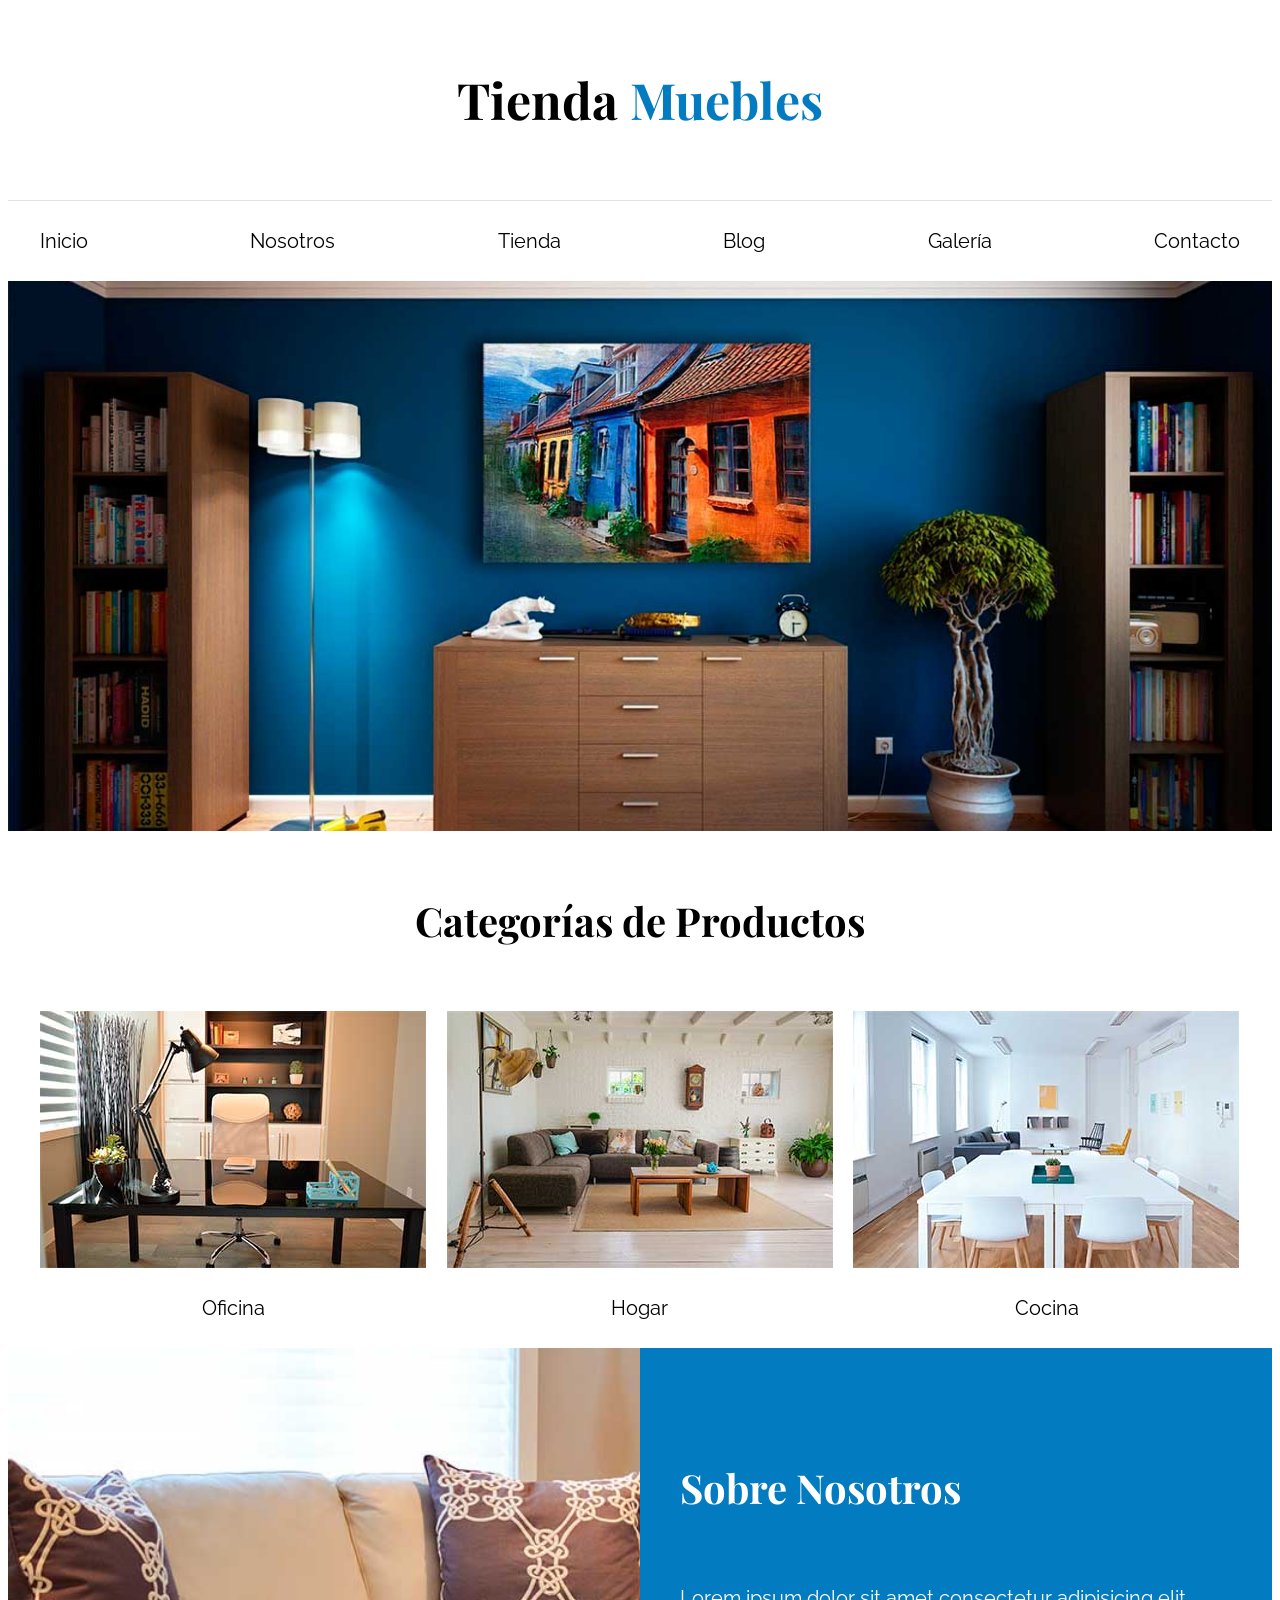
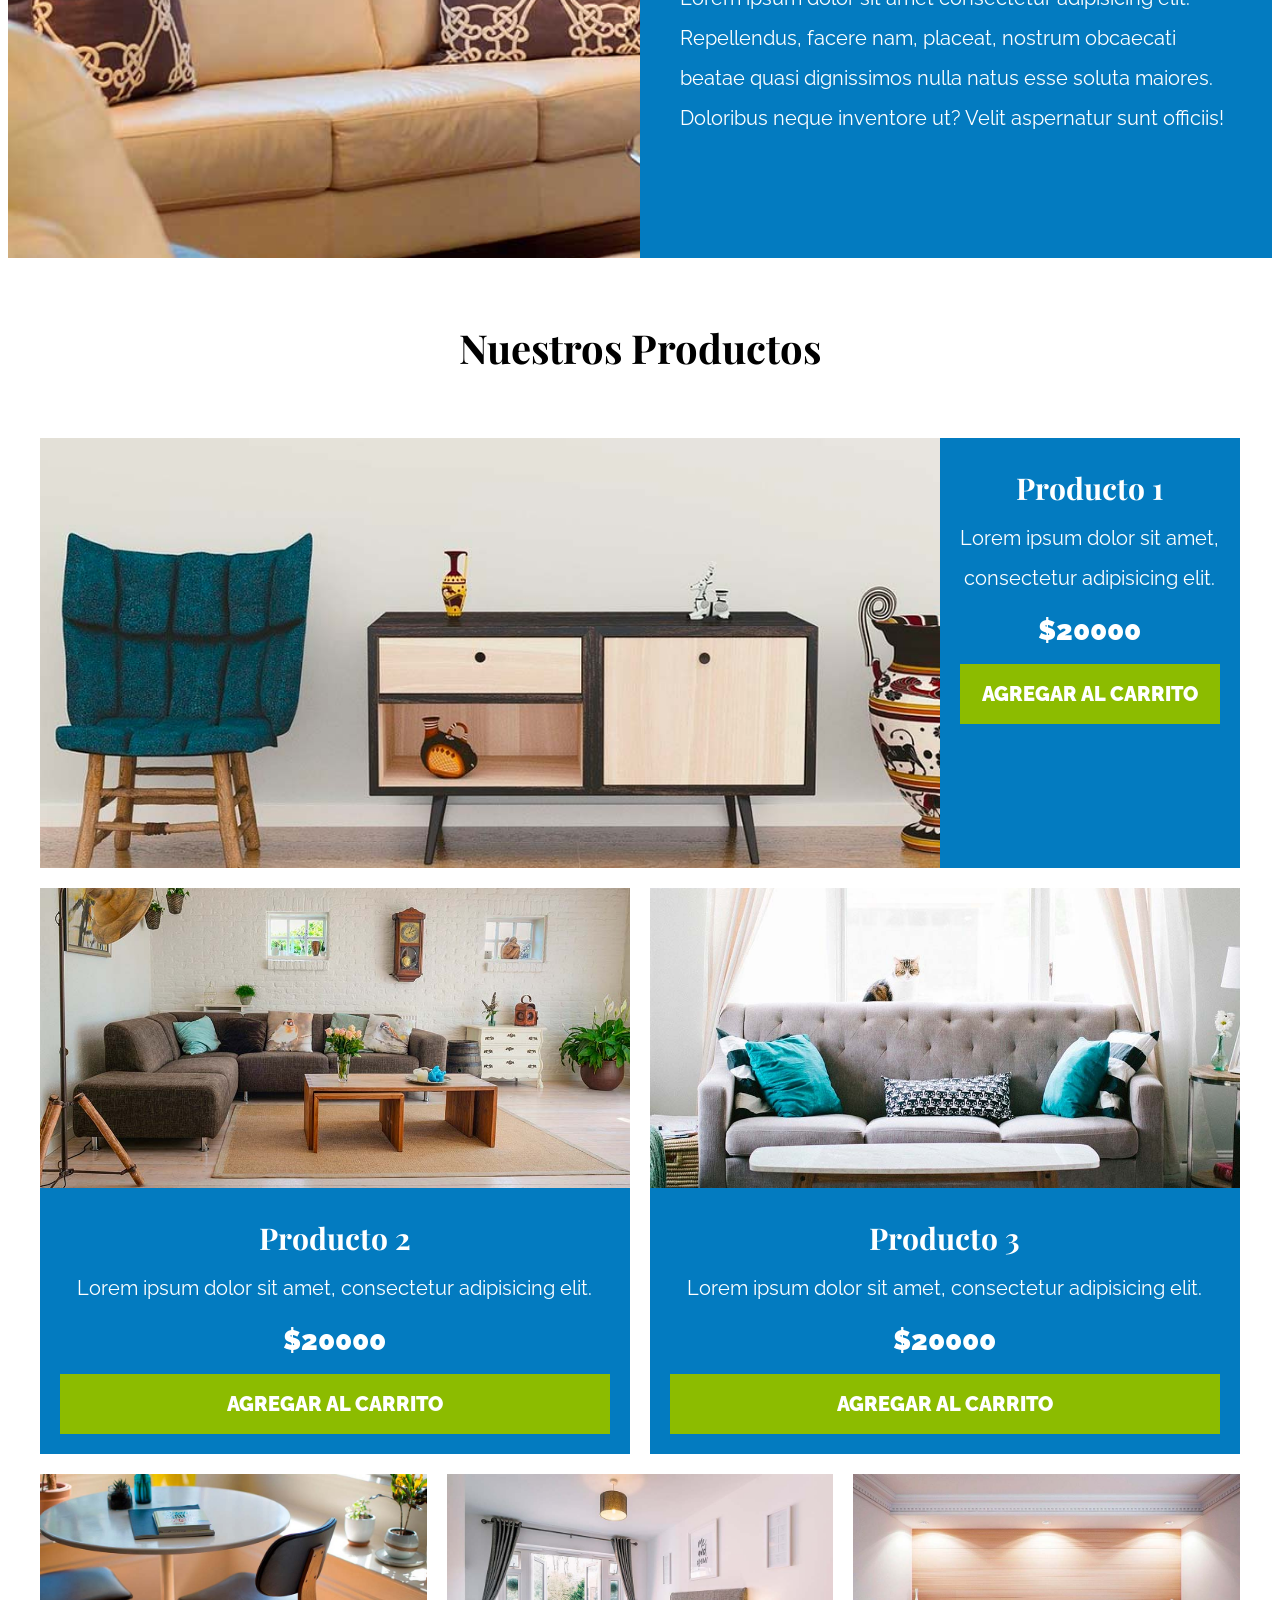
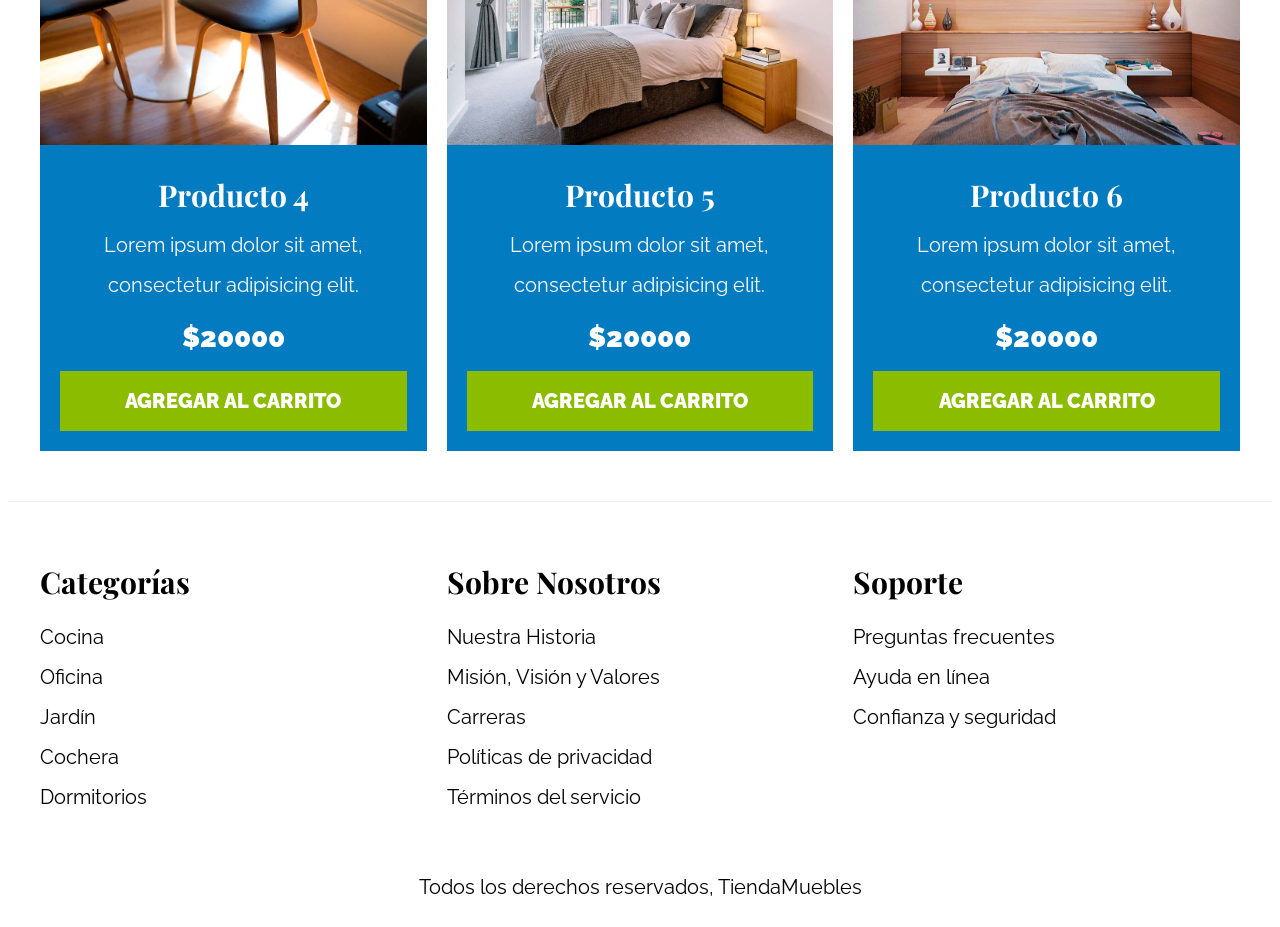
<file: Project_01/index.html>
<!DOCTYPE html>
<html lang="en">

<head>
    <meta charset="UTF-8">
    <meta http-equiv="X-UA-Compatible" content="IE=edge">
    <meta name="viewport" content="width=device-width, initial-scale=1.0">
    <title>E-Commerce - Home</title>
    <link rel="preconnect" href="https://fonts.googleapis.com">
<link rel="preconnect" href="https://fonts.gstatic.com" crossorigin>
<link href="https://fonts.googleapis.com/css2?family=Playfair+Display:wght@700&family=Raleway:wght@400;700;900&display=swap" rel="stylesheet">
    <link rel="stylesheet" href="css/style.css">
</head>

<body>
    <header class="nombre-sitio">
        <h1>Tienda <span>Muebles</span></h1>
    </header>

    <div class="contenedor-navegacion">
        <nav class="nav-principal contenedor">
            <a class="enlace" href="index.html">Inicio</a>
            <a class="enlace" href="nosotros.html">Nosotros</a>
            <a class="enlace" href="tienda.html">Tienda</a>
            <a class="enlace" href="blog.html">Blog</a>
            <a class="enlace" href="galeria.html">Galería</a>
            <a class="enlace" href="contacto.html">Contacto</a>
        </nav>
    </div>

    <div class="hero">


    </div>

    <section class="contenedor categorias">
        <h2 class="text-center"> Categorías de Productos</h2>
        <div class="listado-categorias">
            <div class="categoria">
                <img src="img/categoria1.jpg" alt="Imagen Categoria" />
                <a href="#">Oficina</a>
            </div>

            <div class="categoria">
                <img src="img/categoria2.jpg" alt="Imagen Categoria" />
                <a href="#">Hogar</a>
            </div>

            <div class="categoria">
                <img src="img/categoria3.jpg" alt="Imagen Categoria" />
                <a href="#">Cocina</a>
            </div>
        </div>
    </section>

    <section class="sobre-nosotros">
        <div class="contenedor sobre-nosotros-grid">
            <div class="texto-nosotros">
            <h2>Sobre Nosotros</h2>
            <p>Lorem ipsum dolor sit amet consectetur adipisicing elit. Repellendus, facere nam, placeat, nostrum obcaecati beatae quasi dignissimos nulla natus esse soluta maiores. Doloribus neque inventore ut? Velit aspernatur sunt officiis!</p>
            </div>
        </div>
    </section>



    <main class="contenido-principal contenedor ">
        <h2 class="text-center"> Nuestros Productos</h2>

        <div class="listado-productos">
            <div class="producto">
                <img src="img/producto1.jpg" alt="Imagen Producto">

                <div class="texto-producto">
                    <h3>Producto 1</h3>
                    <p>Lorem ipsum dolor sit amet, consectetur adipisicing elit.</p>
                    <p class="precio">$20000</p>
                    <a class="btn" href="#">Agregar al Carrito</a>
                </div>
                <!-- Info Producto-->
            </div>
            <!-- Producto-->

            <div class="producto">
                <img src="img/producto2.jpg" alt="Imagen Producto">
                
                <div class="texto-producto">
                    <h3>Producto 2</h3>
                    <p>Lorem ipsum dolor sit amet, consectetur adipisicing elit.</p>
                    <p class="precio">$20000</p>
                    <a class="btn" href="#">Agregar al Carrito</a>
                </div>
                <!-- Info Producto-->
            </div>
            <!-- Producto-->

            <div class="producto">
                <img src="img/producto3.jpg" alt="Imagen Producto">
                
                <div class="texto-producto">
                    <h3>Producto 3</h3>
                    <p>Lorem ipsum dolor sit amet, consectetur adipisicing elit.</p>
                    <p class="precio">$20000</p>
                    <a class="btn" href="#">Agregar al Carrito</a>
                </div>
                <!-- Info Producto-->
            </div>
            <!-- Producto-->

            <div class="producto">
                <img src="img/producto4.jpg" alt="Imagen Producto">
                
                <div class="texto-producto">
                    <h3>Producto 4</h3>
                    <p>Lorem ipsum dolor sit amet, consectetur adipisicing elit.</p>
                    <p class="precio">$20000</p>
                    <a class="btn" href="#">Agregar al Carrito</a>
                </div>
                <!-- Info Producto-->
            </div>
            <!-- Producto-->

            <div class="producto">
                <img src="img/producto5.jpg" alt="Imagen Producto">
                
                <div class="texto-producto">
                    <h3>Producto 5</h3>
                    <p>Lorem ipsum dolor sit amet, consectetur adipisicing elit.</p>
                    <p class="precio">$20000</p>
                    <a class="btn" href="#">Agregar al Carrito</a>
                </div>
                <!-- Info Producto-->
            </div>
            <!-- Producto-->

            <div class="producto">
                <img src="img/producto6.jpg" alt="Imagen Producto">
                
                <div class="texto-producto">
                    <h3>Producto 6</h3>
                    <p>Lorem ipsum dolor sit amet, consectetur adipisicing elit.</p>
                    <p class="precio">$20000</p>
                    <a class="btn" href="#">Agregar al Carrito</a>
                </div>
                <!-- Info Producto-->
            </div>
            <!-- Producto-->

        </div>
    </main>

    <footer class="site-footer">
        <div class="grid-footer contenedor">

            <div>
                <h3>Categorías</h3>
                <nav class="footer-menu">
                    <a href="#">Cocina</a>
                    <a href="#">Oficina</a>
                    <a href="#">Jardín</a>
                    <a href="#">Cochera</a>
                    <a href="#">Dormitorios</a>
                </nav>
            </div>

            <div>
                <h3>Sobre Nosotros</h3>
                <nav class="footer-menu">
                    <a href="#">Nuestra Historia</a>
                    <a href="#">Misión, Visión y Valores</a>
                    <a href="#">Carreras</a>
                    <a href="#">Políticas de privacidad</a>
                    <a href="#">Términos del servicio</a>
                </nav>

            </div>

            <div>
                <h3>Soporte</h3>
                <nav class="footer-menu">
                    <a href="#">Preguntas frecuentes</a>
                    <a href="#">Ayuda en línea</a>
                    <a href="#">Confianza y seguridad

                    </a>

                </nav>
            </div>
        </div>

        <p class="copyright">Todos los derechos reservados, TiendaMuebles</p>

    </footer>
</body>

</html>
</file>
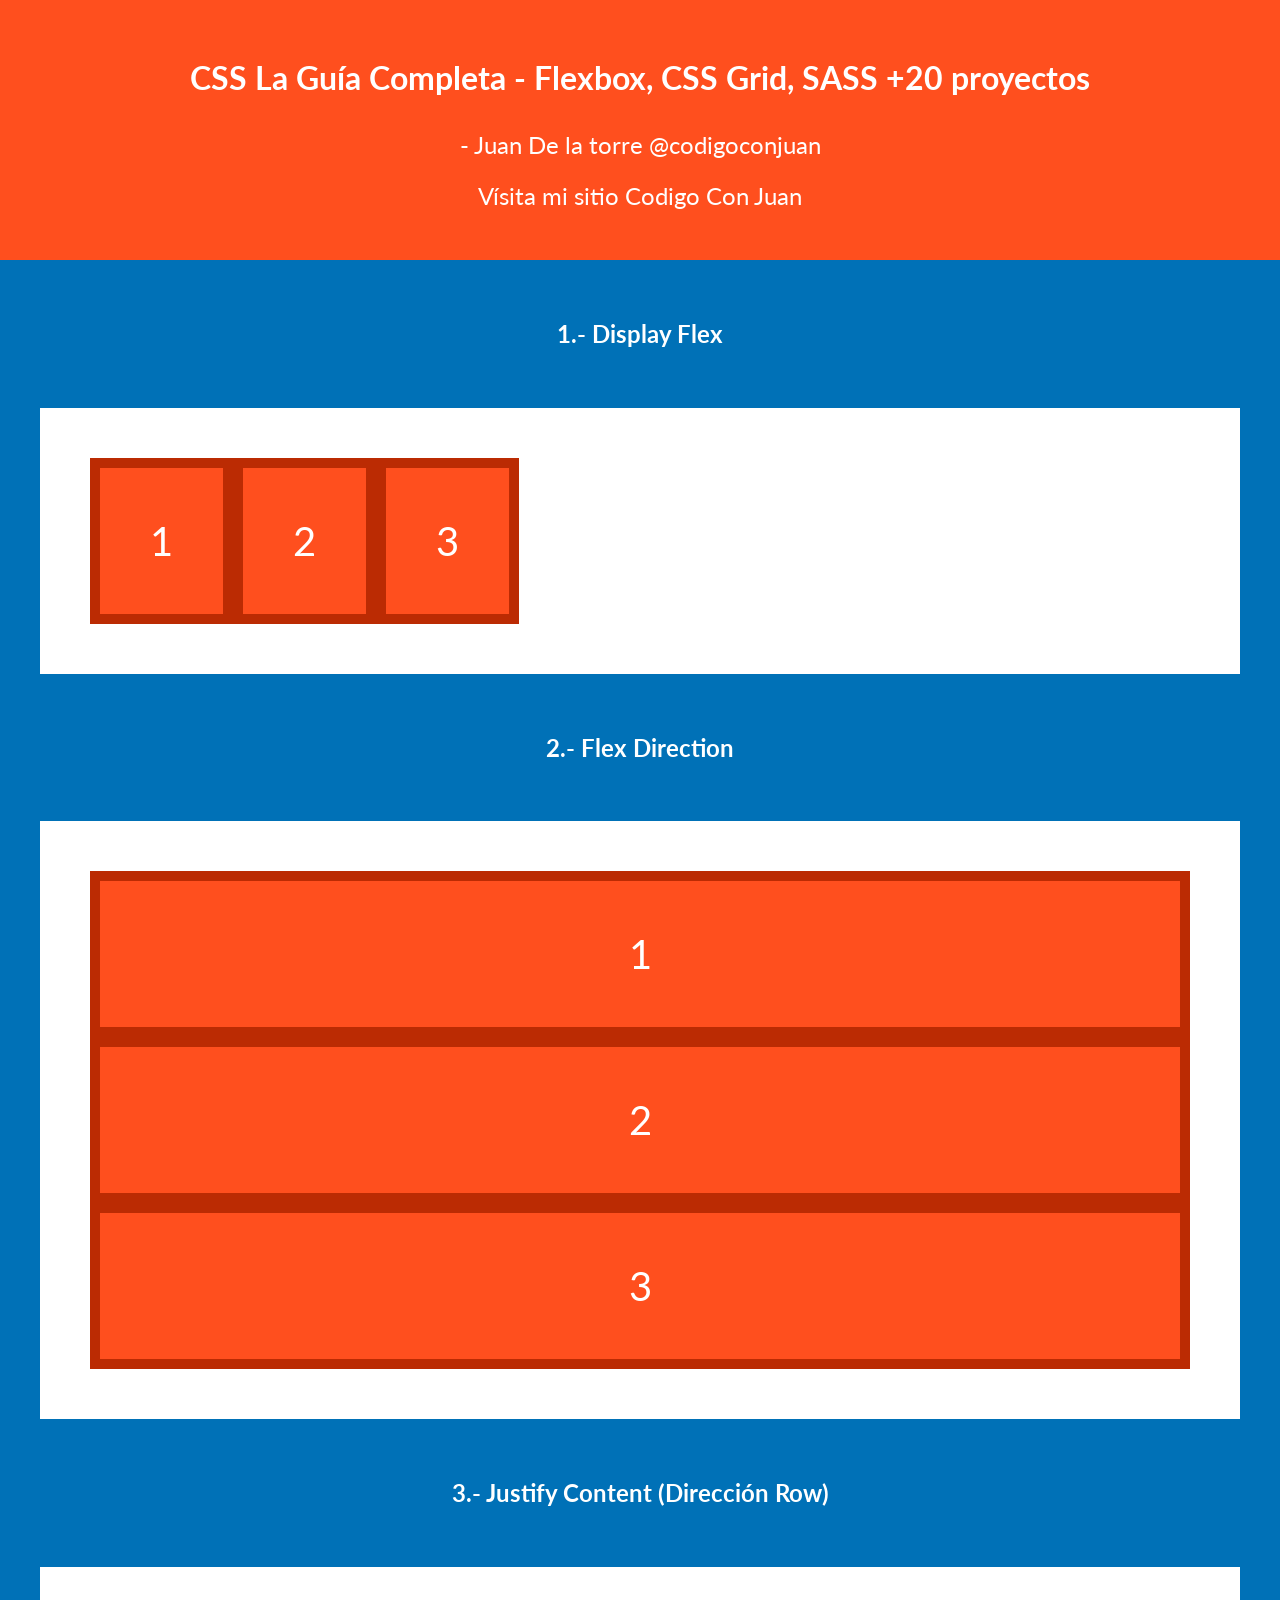
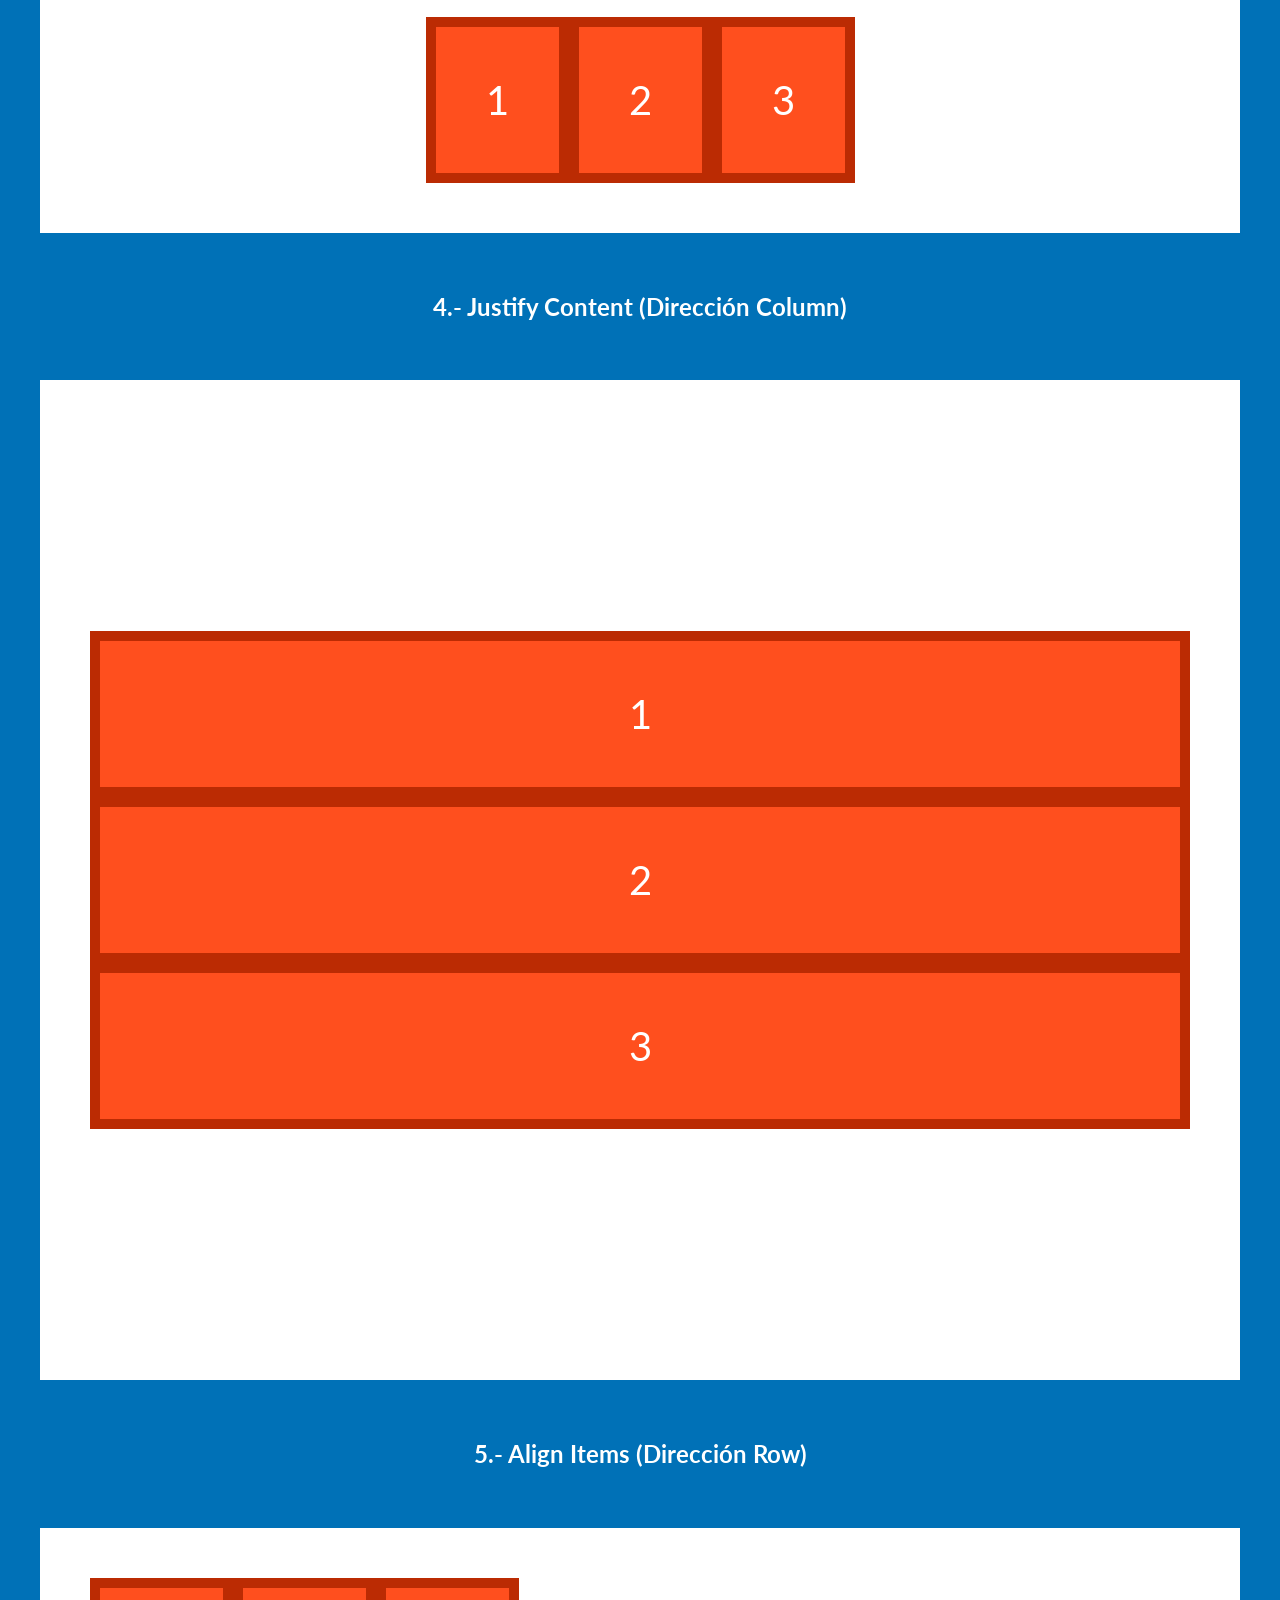
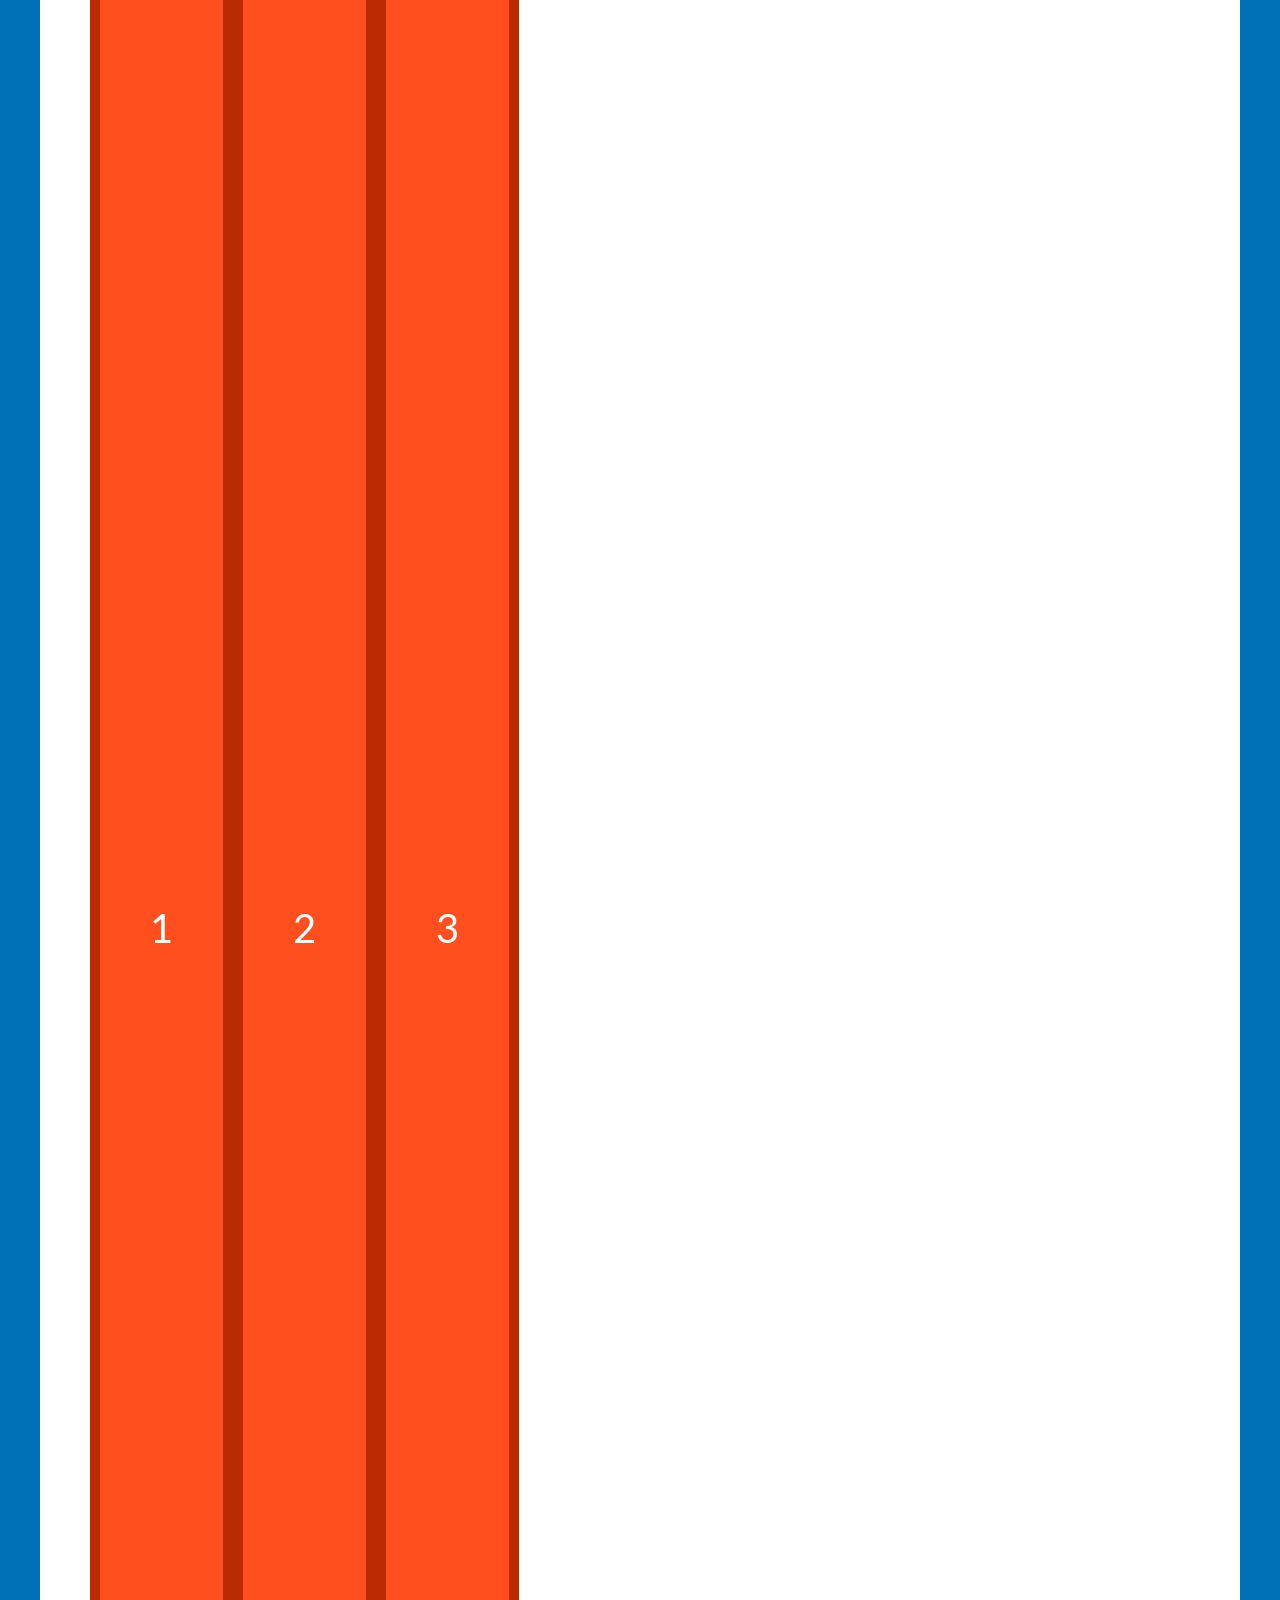
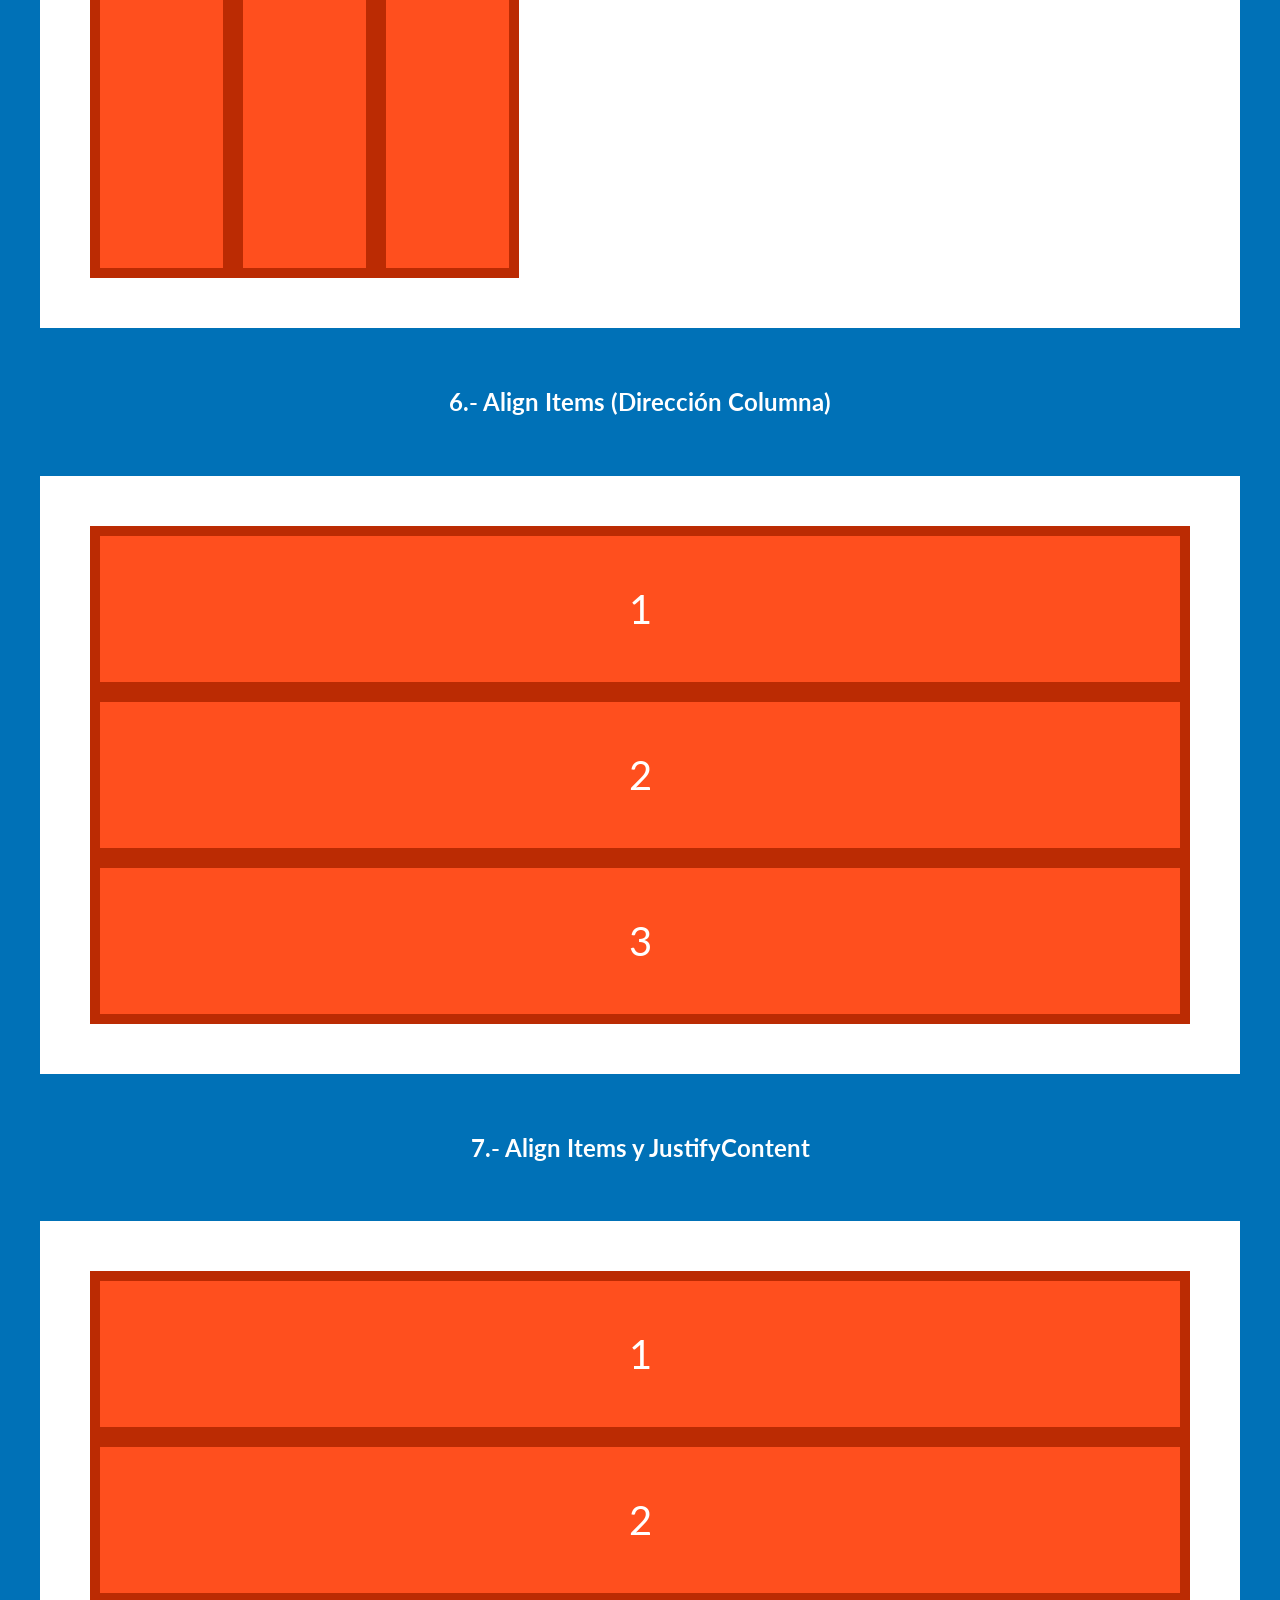
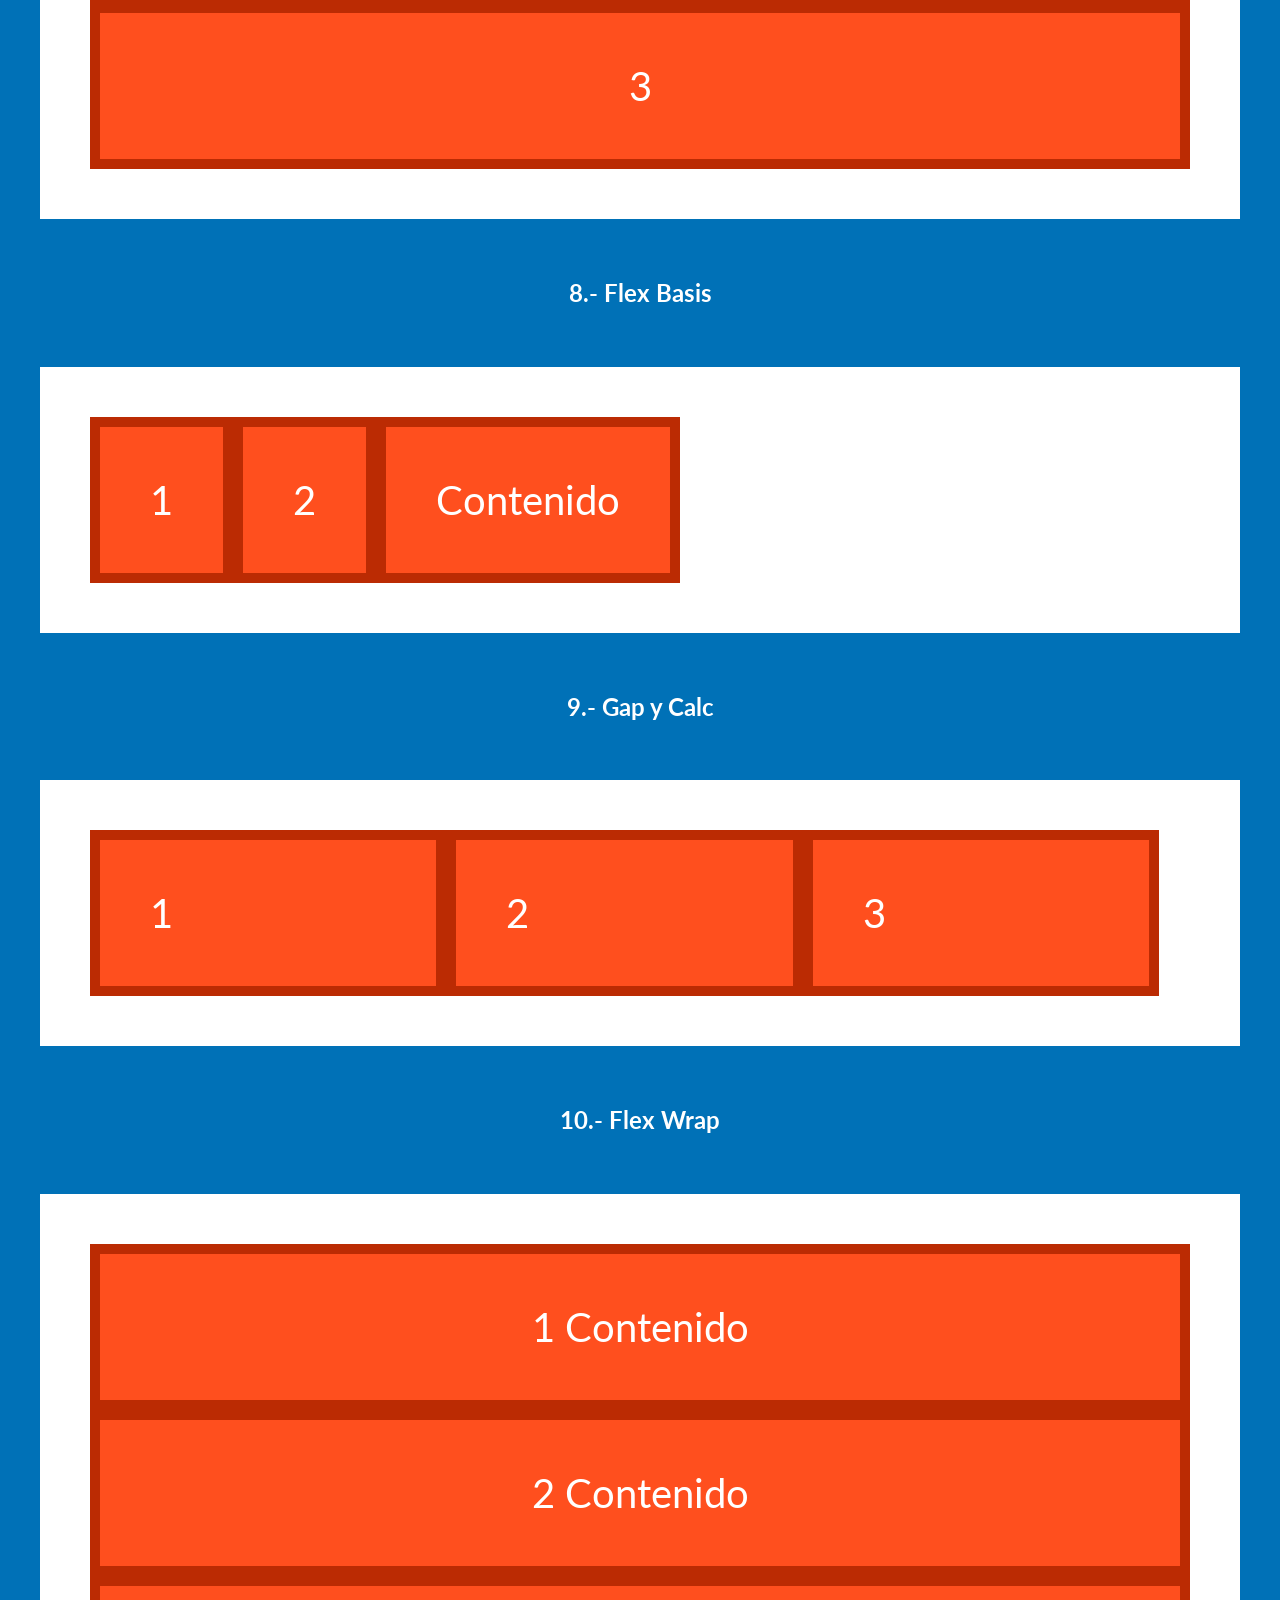
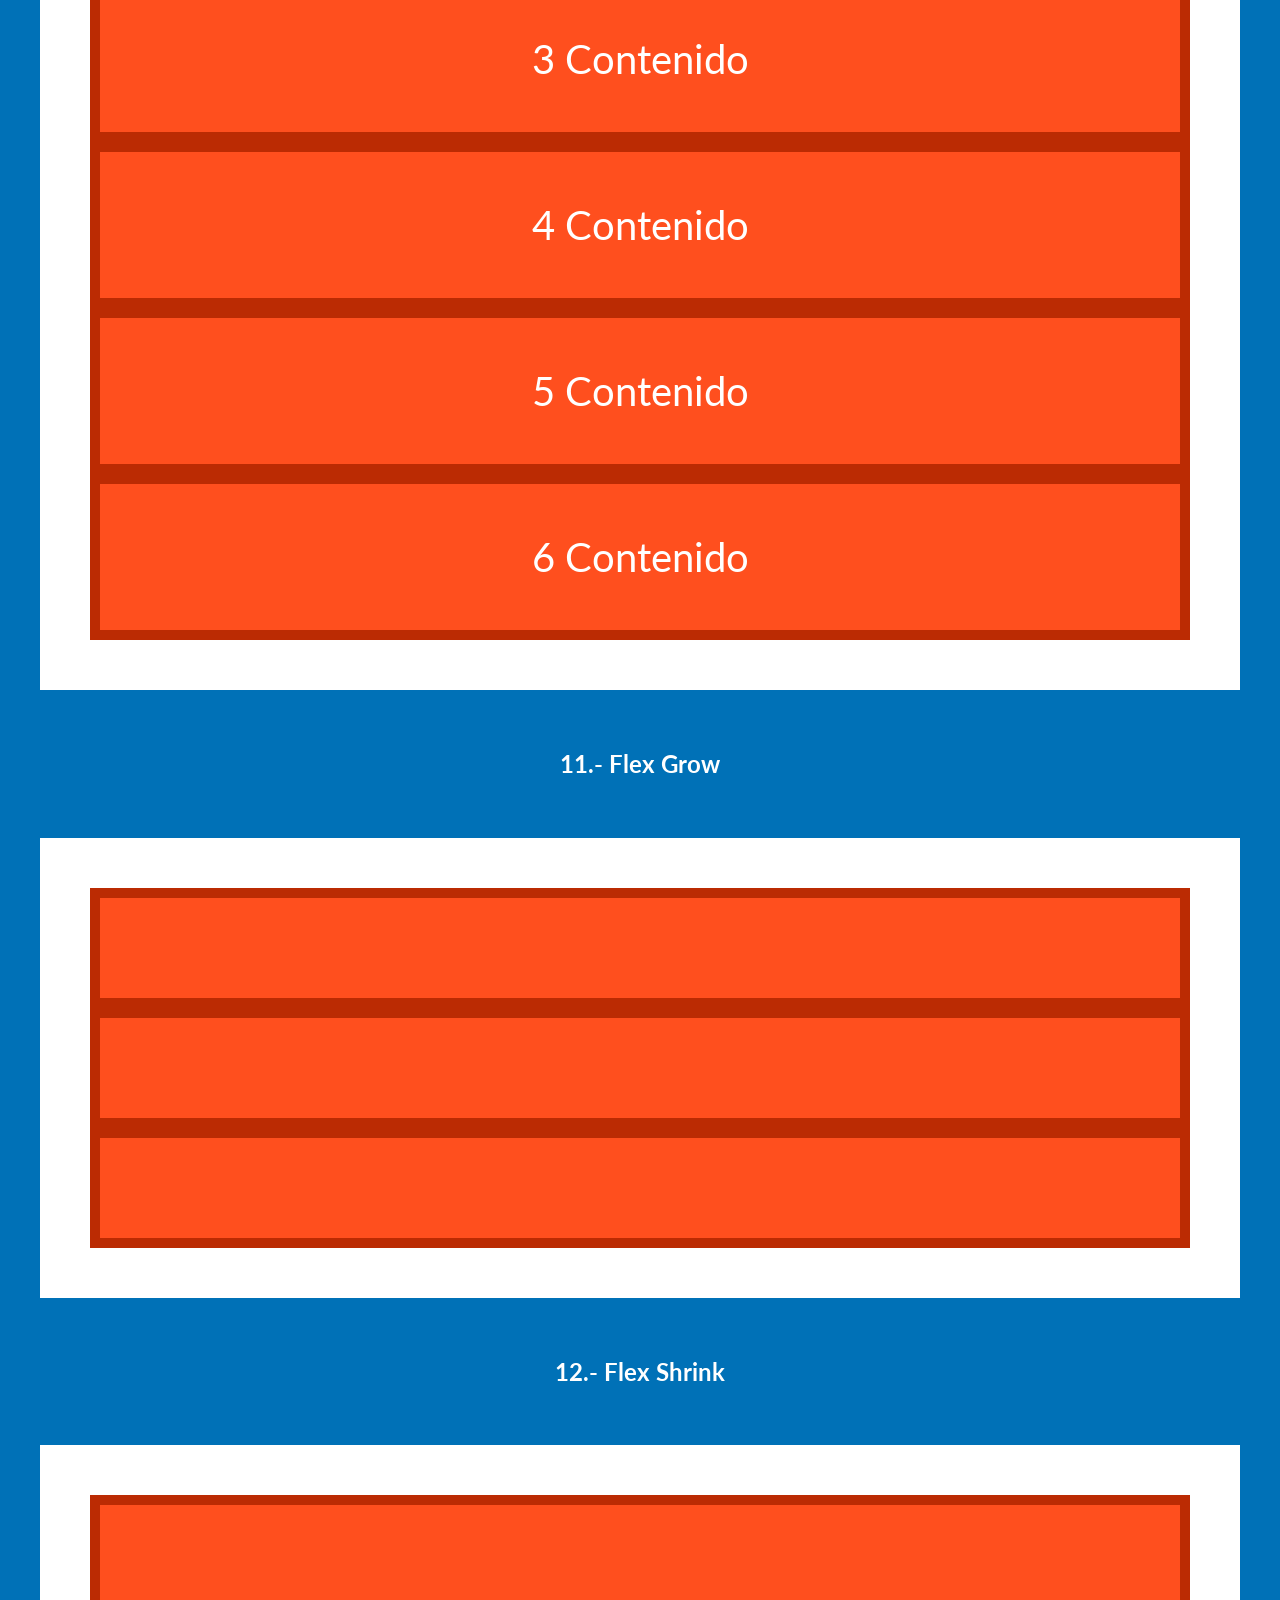
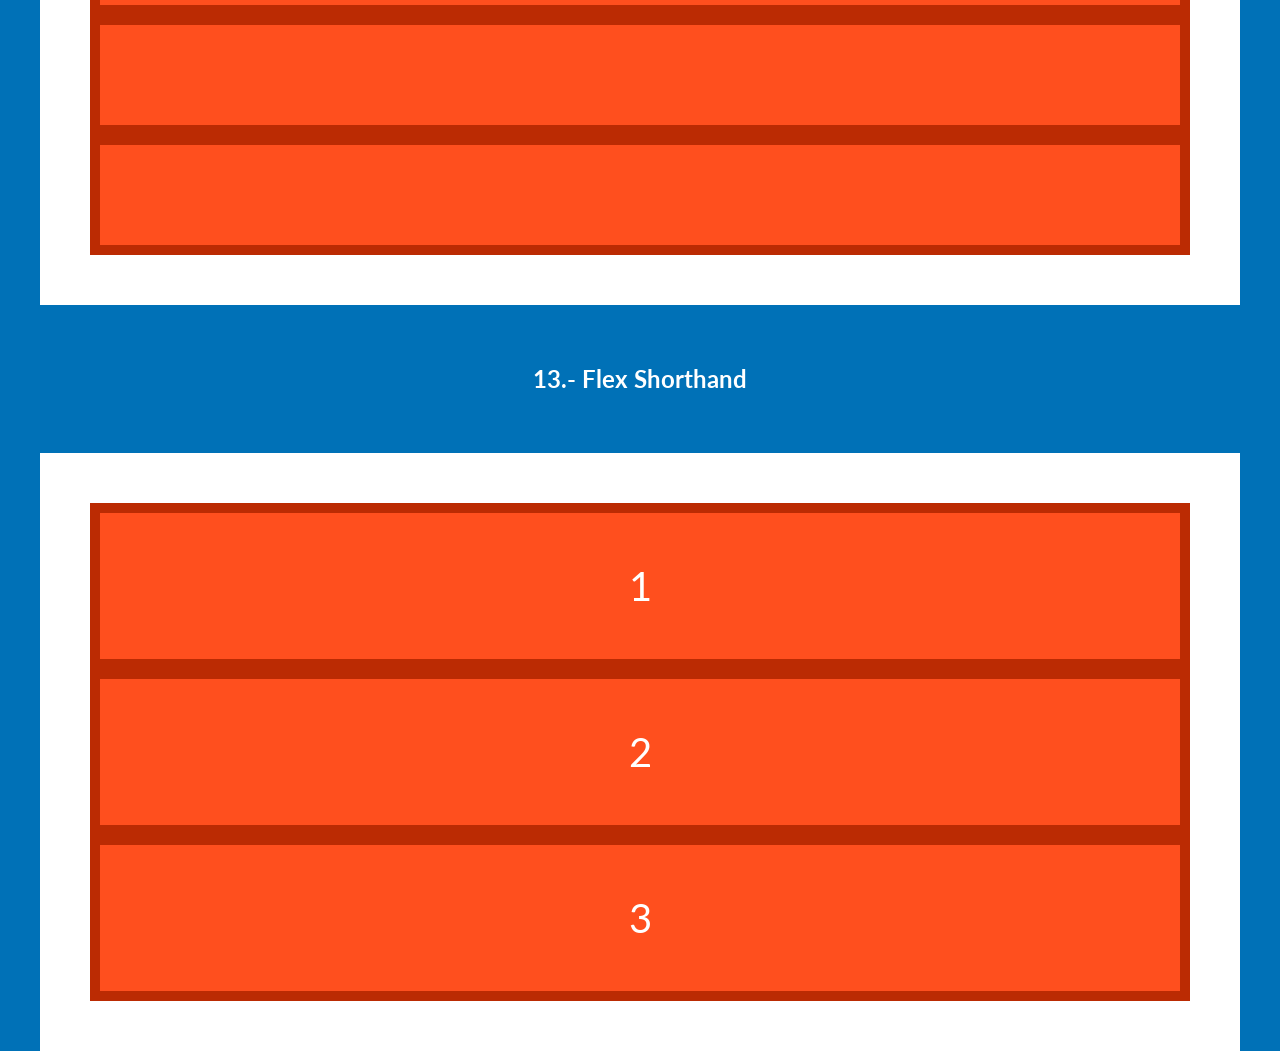
<file: Project_02/index.html>
<!DOCTYPE html>
<html lang="en">
<head>
    <meta charset="UTF-8">
    <meta http-equiv="X-UA-Compatible" content="IE=edge">
    <meta name="viewport" content="width=device-width, initial-scale=1.0">
    <title>Flexbox - Básicos</title>
    <link rel="preconnect" href="https://fonts.googleapis.com">
    <link rel="preconnect" href="https://fonts.gstatic.com" crossorigin>
    <link href="https://fonts.googleapis.com/css2?family=Lato:wght@900&display=swap" rel="stylesheet"> 
    <link rel="stylesheet" href="css/normalize.css">
    <link rel="stylesheet" href="css/style.css">
</head>
<body>

    <div class="caja-curso">
        <h1>CSS La Guía Completa - Flexbox, CSS Grid, SASS +20 proyectos</h1>
        <p>- Juan De la torre @codigoconjuan</p>
        <a target="blank" rel="nofollow noopener noreferrer"  href="https://codigoconjuan.com/">Vísita mi sitio Codigo Con Juan</a>
    </div>

    <div class="contenedor">

        <h2>1.- Display Flex</h2>

        <div class="d-flex">
            <div class="box">
                1
            </div>
            <div class="box">
                2
            </div>
            <div class="box">
                3
            </div>
        </div>
 

        <h2>2.- Flex Direction</h2>

        <div class="d-flex-2">
            <div class="box">
                1
            </div>
            <div class="box">
                2
            </div>
            <div class="box">
                3
            </div>
        </div>

        <h2>3.- Justify Content (Dirección Row)</h2>

        <div class="d-flex-3">
            <div class="box">
                1
            </div>
            <div class="box">
                2
            </div>
            <div class="box">
                3
            </div>
        </div>

        <h2>4.- Justify Content (Dirección Column)</h2>

        <div class="d-flex-4">
            <div class="box">
                1
            </div>
            <div class="box">
                2
            </div>
            <div class="box">
                3
            </div>
        </div>

        <h2>5.- Align Items (Dirección Row)</h2>

        <div class="d-flex-5">
            <div class="box">
                1
            </div>
            <div class="box">
                2
            </div>
            <div class="box">
                3
            </div>
        </div>

        <h2>6.- Align Items (Dirección Columna)</h2>

        <div class="d-flex-6">
            <div class="box">
                1
            </div>
            <div class="box">
                2
            </div>
            <div class="box">
                3
            </div>
        </div>

        <h2>7.- Align Items y JustifyContent</h2>

        <div class="d-flex-7">
            <div class="box">
                1
            </div>
            <div class="box">
                2
            </div>
            <div class="box">
                3
            </div>
        </div>

        <h2>8.- Flex Basis</h2>

        <div class="d-flex-8">
            <div class="box">
                1
            </div>
            <div class="box">
                2
            </div>
            <div class="box">
                Contenido
            </div>
        </div>

        <h2>9.- Gap y Calc</h2>

        <div class="d-flex-9">
            <div class="box">
                1
            </div>
            <div class="box">
                2
            </div>
            <div class="box">
                3
            </div>
        </div>


        <h2>10.- Flex Wrap</h2>

        <div class="d-flex-10">
            <div class="box">
                1 Contenido
            </div>
            <div class="box">
                2 Contenido
            </div>
            <div class="box">
                3 Contenido
            </div>
            <div class="box">
                4 Contenido
            </div>
            <div class="box">
                5 Contenido
            </div>
            <div class="box">
                6 Contenido
            </div>
        </div>


        <h2>11.- Flex Grow</h2>

        <div class="d-flex-11">
            <div class="box"></div>
            <div class="box"></div>
            <div class="box"></div>
        </div>



        <h2>12.- Flex Shrink</h2>

        <div class="d-flex-12">
            <div class="box"></div>
            <div class="box"></div>
            <div class="box"></div>
        </div>
        
        <h2>13.- Flex Shorthand</h2>

        <div class="d-flex-13">
            <div class="box">
                1
            </div>
            <div class="box">
                2
            </div>
            <div class="box">
                3
            </div>
        </div>

    </div>

</body>
</html>
</file>
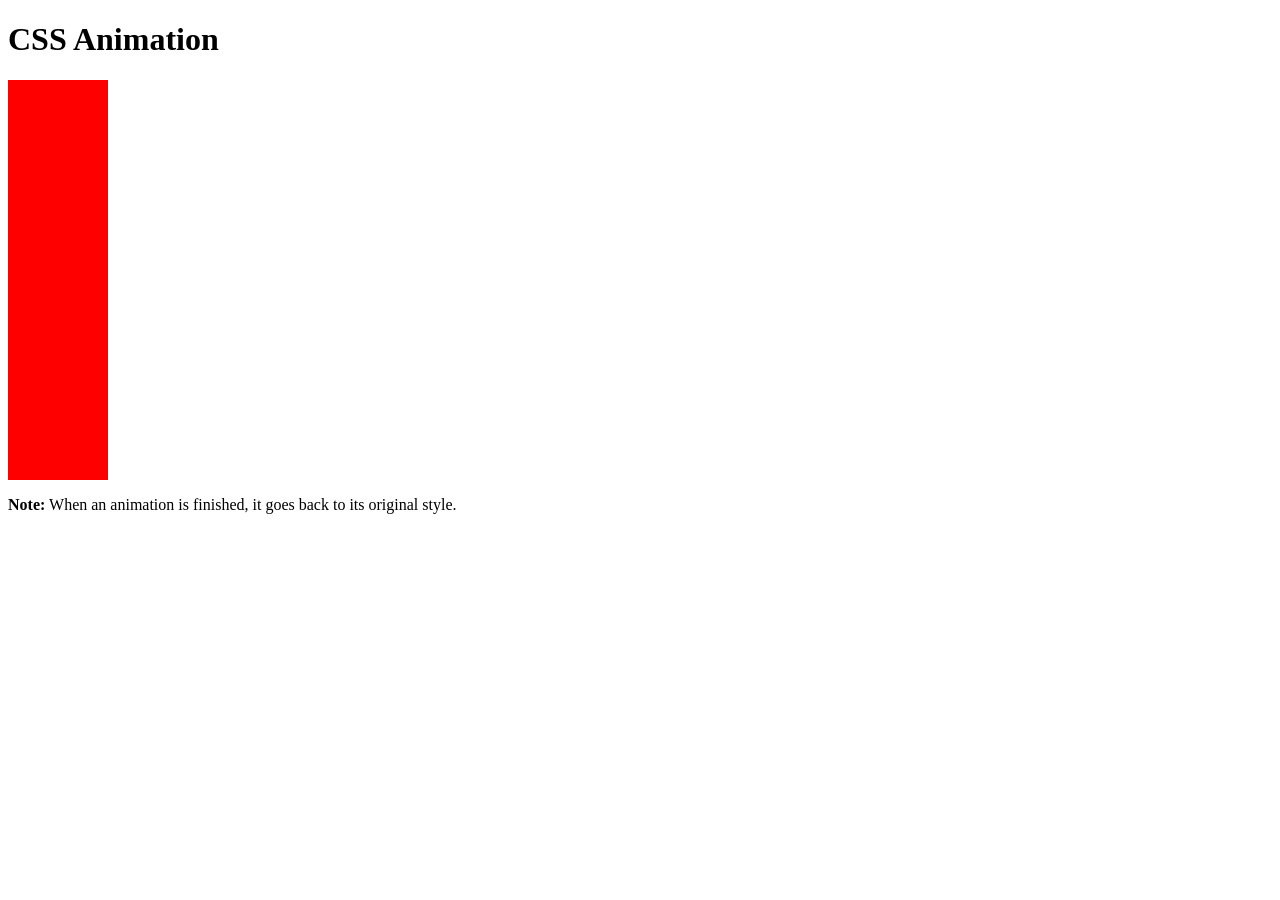
<file: Project_04_animations/index.html>
<!DOCTYPE html>
<html lang="en">
<head>
    <meta charset="UTF-8">
    <meta http-equiv="X-UA-Compatible" content="IE=edge">
    <meta name="viewport" content="width=device-width, initial-scale=1.0">
    <title>Document</title>
    <link rel="stylesheet" href="css/styles.css">
</head>
<body>
    <h1>CSS Animation</h1>
    <div class="main-scheme animation-01"></div>
    <div class="main-scheme animation-02"></div>
    <div class="main-scheme animation-03"></div>
    <div class="main-scheme animation-04"></div>
    
    <p><b>Note:</b> When an animation is finished, it goes back to its original style.</p>
</body>
</html>
</file>
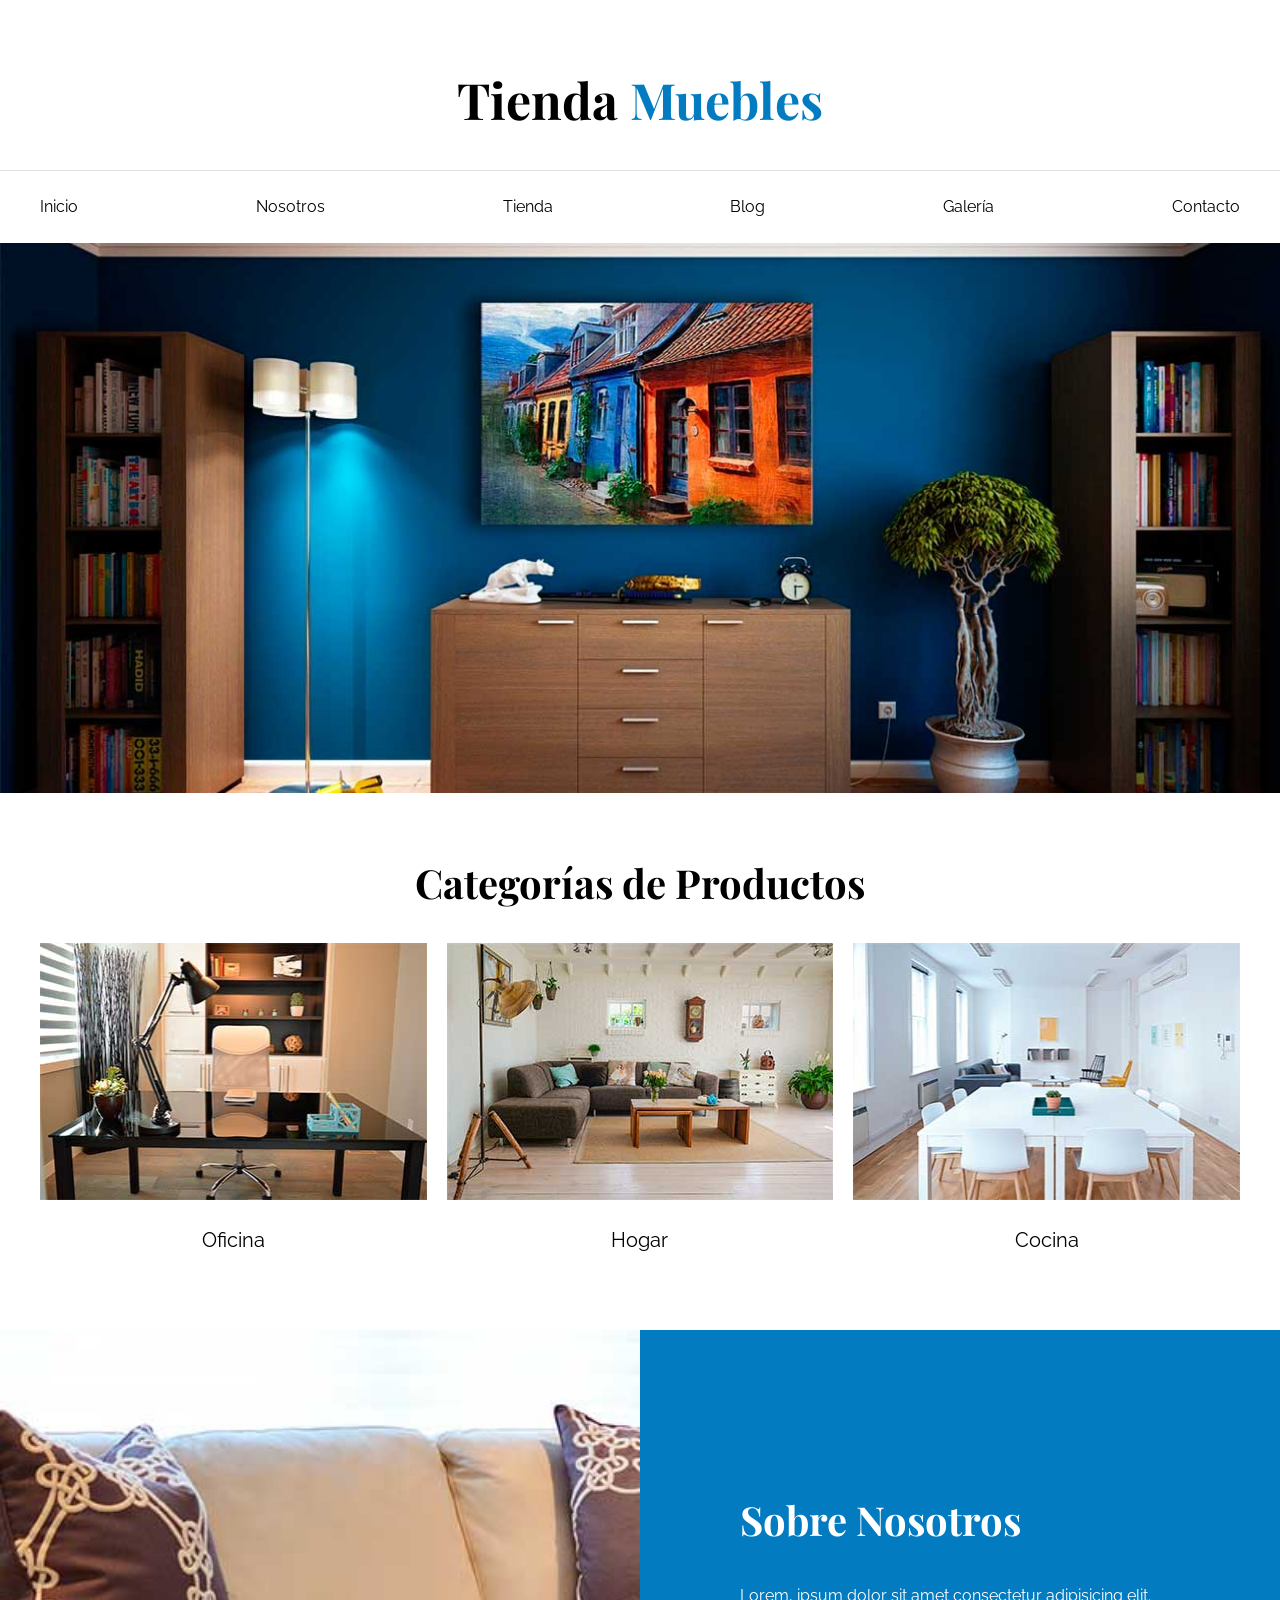
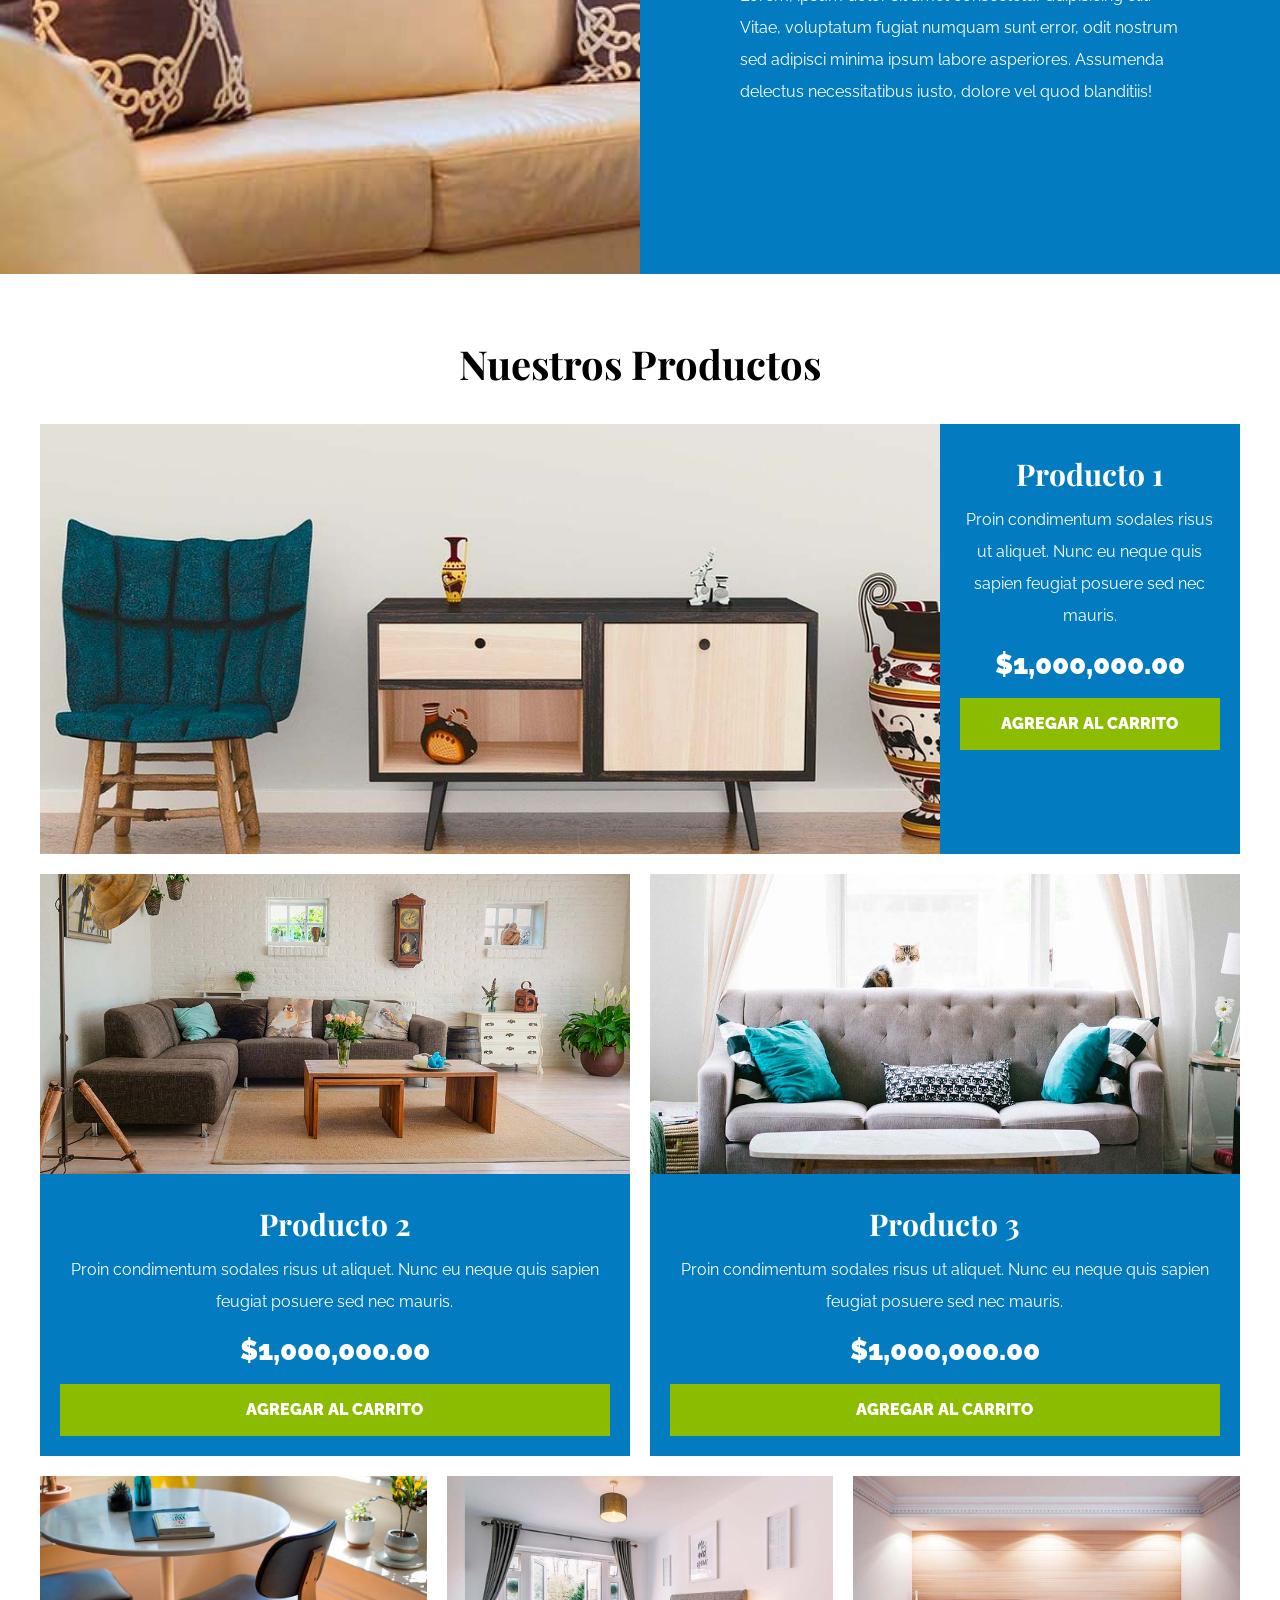
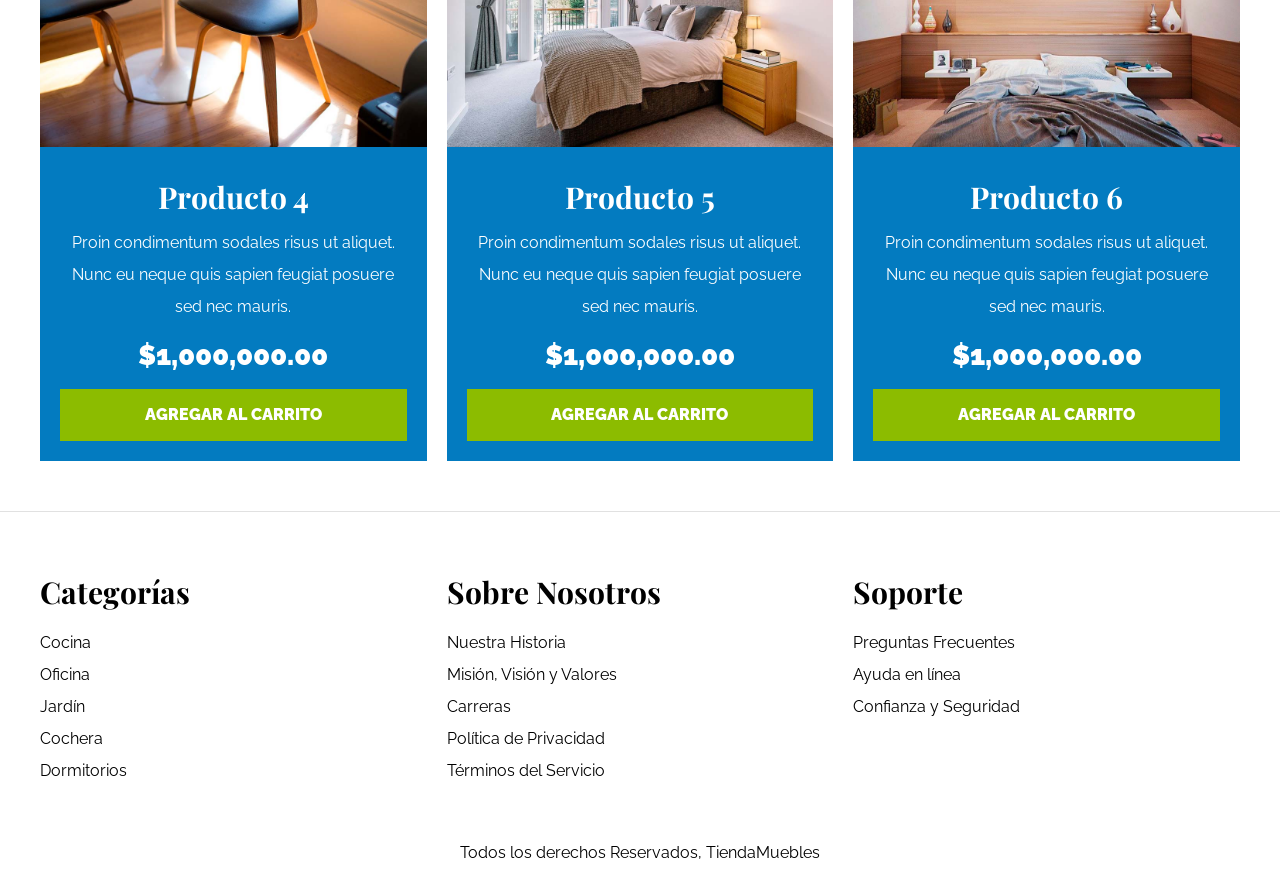
<file: Project_05_E_Comerce_Responsive/index.html>
<!DOCTYPE html>
<html lang="es">
<head>
    <meta charset="UTF-8">
    <meta http-equiv="X-UA-Compatible" content="IE=edge">
    <meta name="viewport" content="width=device-width, initial-scale=1.0">
    <title>Ecommerce - Home</title>
    <link rel="stylesheet" href="css/normalize.css">
    <link rel="preconnect" href="https://fonts.googleapis.com">
<link rel="preconnect" href="https://fonts.gstatic.com" crossorigin>
<link href="https://fonts.googleapis.com/css2?family=Playfair+Display:wght@700&family=Raleway:wght@400;700;900&display=swap" rel="stylesheet">
    <link rel="stylesheet" href="css/app.css">
</head>
<body>
    <header>
        <h1 class="nombre-sitio">Tienda <span> Muebles </span></h1>
    </header>
    
    <div class="contenedor-navegacion">
        <nav class="nav-principal contenedor">
            <a href="index.html">Inicio</a>
            <a href="nosotros.html">Nosotros</a>
            <a href="tienda.html">Tienda</a>
            <a href="blog.html">Blog</a>
            <a href="galeria.html">Galería</a>
            <a href="contacto.html">Contacto</a>
        </nav>
    </div>


    <div class="hero"></div>

    <section class="contenedor categorias">
        <h2 class="text-center">Categorías de Productos</h2>

        <div class="listado-categorias">
            <div class="categoria">
                <img src="img/categoria1.jpg" alt="Imagen Categoría" />
                <a href="#">Oficina</a>
            </div>

            <div class="categoria">
                <img src="img/categoria2.jpg" alt="Imagen Categoría" />
                <a href="#">Hogar</a>
            </div>

            <div class="categoria">
                <img src="img/categoria3.jpg" alt="Imagen Categoría" />
                <a href="#">Cocina</a>
            </div>
        </div>
    </section>


    <section class="sobre-nosotros">
        <div class="contenedor sobre-nosotros-grid">
            <div class="texto-nosotros">
                <h2>Sobre Nosotros</h2>
                <p>Lorem, ipsum dolor sit amet consectetur adipisicing elit. Vitae, voluptatum fugiat numquam sunt error, odit nostrum sed adipisci minima ipsum labore asperiores. Assumenda delectus necessitatibus iusto, dolore vel quod blanditiis!</p>
            </div>
        </div>
    </section>


    <main class="contenido-principal contenedor ">
        <h2 class="text-center">Nuestros Productos</h2>
        
        <div class="listado-productos">
            <div class="producto">
                <img src="img/producto1.jpg" alt="Imagen Producto" >

                <div class="texto-producto">
                    <h3>Producto 1</h3>
                    <p>Proin condimentum sodales risus ut aliquet. Nunc eu neque quis sapien feugiat posuere sed nec mauris.</p>
                    <p class="precio">$1,000,000.00</p>

                    <a class="btn" href="#">Agregar al Carrito</a>
                </div> <!-- Info Producto -->
            </div> <!-- Producto -->

            <div class="producto">
                <img src="img/producto2.jpg" alt="Imagen Producto" >

                <div class="texto-producto">
                    <h3>Producto 2</h3>
                    <p>Proin condimentum sodales risus ut aliquet. Nunc eu neque quis sapien feugiat posuere sed nec mauris.</p>
                    <p class="precio">$1,000,000.00</p>

                    <a class="btn" href="#">Agregar al Carrito</a>
                </div> <!-- Info Producto -->
            </div> <!-- Producto -->

            <div class="producto">
                <img src="img/producto3.jpg" alt="Imagen Producto" >

                <div class="texto-producto">
                    <h3>Producto 3</h3>
                    <p>Proin condimentum sodales risus ut aliquet. Nunc eu neque quis sapien feugiat posuere sed nec mauris.</p>
                    <p class="precio">$1,000,000.00</p>

                    <a class="btn" href="#">Agregar al Carrito</a>
                </div> <!-- Info Producto -->
            </div> <!-- Producto -->

            <div class="producto">
                <img src="img/producto4.jpg" alt="Imagen Producto" >

                <div class="texto-producto">
                    <h3>Producto 4</h3>
                    <p>Proin condimentum sodales risus ut aliquet. Nunc eu neque quis sapien feugiat posuere sed nec mauris.</p>
                    <p class="precio">$1,000,000.00</p>

                    <a class="btn" href="#">Agregar al Carrito</a>
                </div> <!-- Info Producto -->
            </div> <!-- Producto -->

            <div class="producto">
                <img src="img/producto5.jpg" alt="Imagen Producto" >

                <div class="texto-producto">
                    <h3>Producto 5</h3>
                    <p>Proin condimentum sodales risus ut aliquet. Nunc eu neque quis sapien feugiat posuere sed nec mauris.</p>
                    <p class="precio">$1,000,000.00</p>

                    <a class="btn" href="#">Agregar al Carrito</a>
                </div> <!-- Info Producto -->
            </div> <!-- Producto -->

            <div class="producto">
                <img src="img/producto6.jpg" alt="Imagen Producto" >

                <div class="texto-producto">
                    <h3>Producto 6</h3>
                    <p>Proin condimentum sodales risus ut aliquet. Nunc eu neque quis sapien feugiat posuere sed nec mauris.</p>
                    <p class="precio">$1,000,000.00</p>

                    <a class="btn" href="#">Agregar al Carrito</a>
                </div> <!-- Info Producto -->
            </div> <!-- Producto -->

        </div> <!-- Fin de Listado de Productos -->
    </main>




    <footer class="site-footer">
        <div class="grid-footer contenedor">
            <div>
                <h3>Categorías</h3>

                <nav class="footer-menu">
                    <a href="#">Cocina</a>
                    <a href="#">Oficina</a>
                    <a href="#">Jardín</a>
                    <a href="#">Cochera</a>
                    <a href="#">Dormitorios</a>
                </nav>
            </div>

            <div>
                <h3>Sobre Nosotros</h3>
                <nav class="footer-menu">
                    <a href="#">Nuestra Historia</a>
                    <a href="#">Misión, Visión y Valores</a>
                    <a href="#">Carreras</a>
                    <a href="#">Política de Privacidad</a>
                    <a href="#">Términos del Servicio</a>
                </nav>
            </div>

            <div>
                <h3>Soporte</h3>
                <nav class="footer-menu">
                    <a href="#">Preguntas Frecuentes</a>
                    <a href="#">Ayuda en línea</a>
                    <a href="#">Confianza y Seguridad</a>
                </nav>
            </div>

        </div>

        <p class="copyright">Todos los derechos Reservados, TiendaMuebles</p>
    </footer>

</body>
</html>
</file>
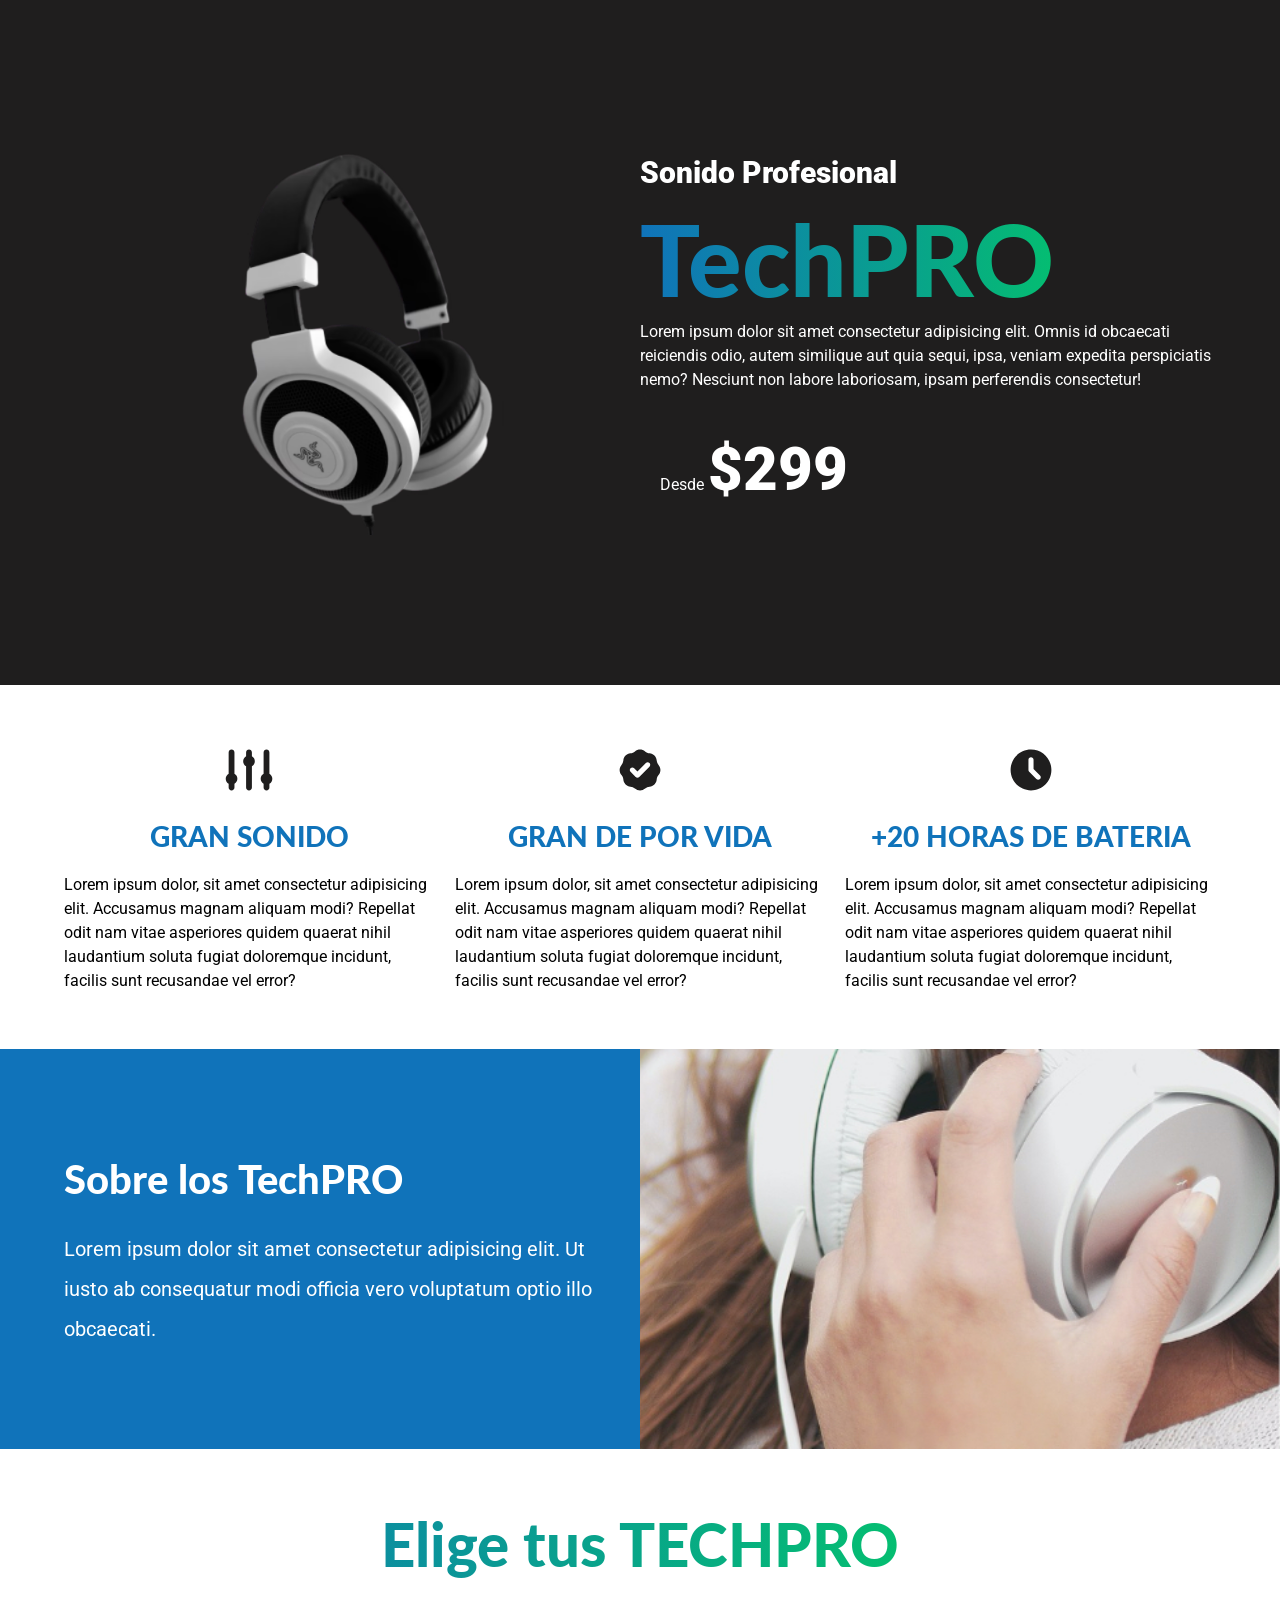
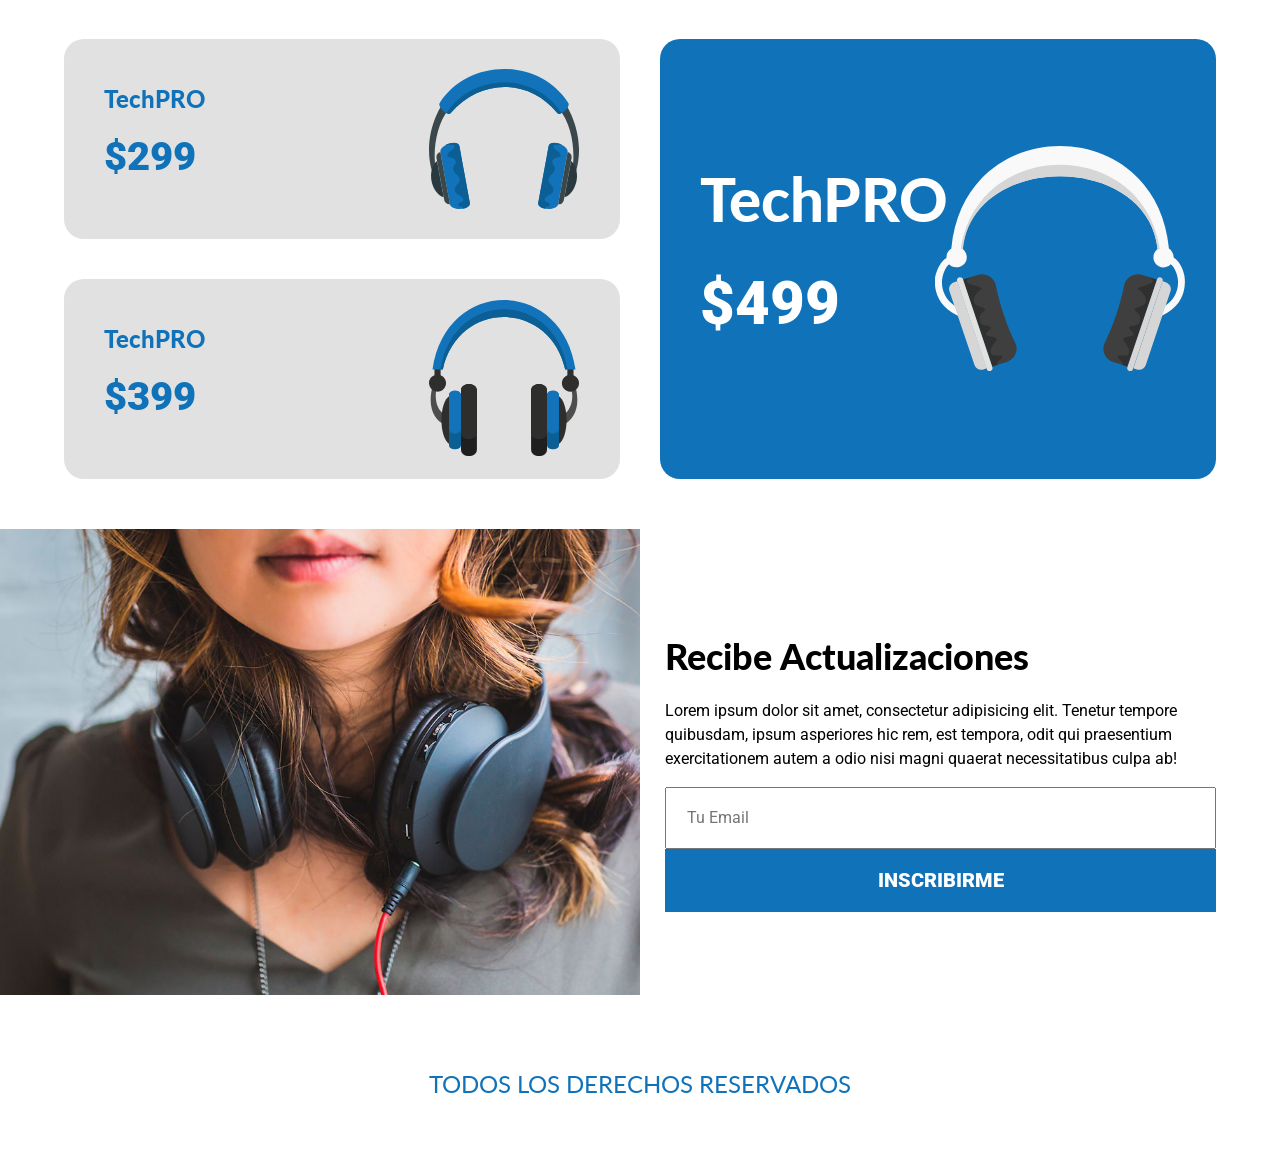
<file: Project_06_Audifonos/index.html>
<!DOCTYPE html>
<html lang="en">
<head>
    <meta charset="UTF-8">
    <meta http-equiv="X-UA-Compatible" content="IE=edge">
    <meta name="viewport" content="width=device-width, initial-scale=1.0">
    <title>TechPRO PFFP</title>
    <link rel="preconnect" href="https://fonts.googleapis.com">
    <link rel="preconnect" href="https://fonts.gstatic.com" crossorigin>
    <link href="https://fonts.googleapis.com/css2?family=Lato:wght@400;900&family=Roboto:wght@400;700;900&display=swap" rel="stylesheet">
    <link rel="stylesheet" href="./css/normalize.css">
    <link rel="stylesheet" href="./css/styles.css">
</head>
<body>
    <header class="header">
        <div class="contenedor contenido-header">
            <div class="imagen-header">
                <picture>
                    <source sizes="1920w" srcset="img/header.avif 1920w" type="image/avif">
                    <source sizes="1920w" srcset="img/header.webp 1920w" type="image/webp">
                    <source sizes="1920w" srcset="img/header.jpg 1920w" type="image/jpg">
                    <img loading="lazy" decoding="async" src="img/header.jpg"
                    lazyalt="imagen" width="1000" height="600">
                </picture>
            </div> <!-- .imagen-header-->
            <div class="texto-header">
                <p class="tagline-producto">Sonido Profesional</p>
                <h1 class="nombre-producto degradado-verde">TechPRO</h1>
                <p class="descripcion-producto">Lorem ipsum dolor sit amet consectetur adipisicing elit. Omnis id obcaecati reiciendis odio, autem similique aut quia sequi, ipsa, veniam expedita perspiciatis nemo? Nesciunt non labore laboriosam, ipsam perferendis consectetur!</p>
                <p class="precio-producto">Desde <span>$299</span></p>
            </div>
        </div>

    </header>

    <section class="contenedor">
        <div class="iconos">
            <div class="icono">
                <img src="./img/icono-sonido.svg" alt="icono sonido">
                <h3>GRAN SONIDO</h3>
                <P>Lorem ipsum dolor, sit amet consectetur adipisicing elit. Accusamus magnam aliquam modi? Repellat odit nam vitae asperiores quidem quaerat nihil laudantium soluta fugiat doloremque incidunt, facilis sunt recusandae vel error?</P>
            </div>

            <div class="icono">
                <img src="./img/icono-garantia.svg" alt="icono garantia">
                <h3>GRAN DE POR VIDA</h3>
                <P>Lorem ipsum dolor, sit amet consectetur adipisicing elit. Accusamus magnam aliquam modi? Repellat odit nam vitae asperiores quidem quaerat nihil laudantium soluta fugiat doloremque incidunt, facilis sunt recusandae vel error?</P>
            </div>

            <div class="icono">
                <img src="./img/icono-bateria.svg" alt="icono bateria">
                <h3>+20 HORAS DE BATERIA</h3>
                <P>Lorem ipsum dolor, sit amet consectetur adipisicing elit. Accusamus magnam aliquam modi? Repellat odit nam vitae asperiores quidem quaerat nihil laudantium soluta fugiat doloremque incidunt, facilis sunt recusandae vel error?</P>
            </div>
        </div>
    </section>

    <section class="sobre-tech">
        <div class="contenedor sobre-tech-grid">
            <div class="texto-sobre-tech">
                <h2>Sobre los <span>TechPRO</span></h2>
                <p> Lorem ipsum dolor sit amet consectetur adipisicing elit. Ut iusto ab consequatur modi officia vero voluptatum optio illo obcaecati.</p>
            </div>
        </div>
    </section>

    <main class="contenedor modelos">
        <h2 class="text-center degradado-verde header-modelos">Elige tus TECHPRO</h2>
        <div class="listado-modelos">
            <div class="modelo modelo-x">
                <h3>TechPRO</h3>
                <p class="precio">$299</p>
            </div>
        
            <div class="modelo modelo-y">
                <h3>TechPRO</h3>
                <p class="precio">$399</p>
            </div>

            <div class="modelo modelo-z">
                <h3>TechPRO</h3>
                <p class="precio">$499</p>
            </div>
        </div>
    </main>

    <section class="newsletter">
        <div class="contenido-newsletter contenedor">
            <div class="texto-newsletter">
                <h2>Recibe Actualizaciones</h2>
                <p>Lorem ipsum dolor sit amet, consectetur adipisicing elit. 
                    Tenetur tempore quibusdam, ipsum asperiores hic rem, 
                    est tempora, odit qui praesentium exercitationem 
                    autem a odio nisi magni quaerat necessitatibus culpa
                     ab!</p>
                <form class="formulario">
                    <div class="input">
                        <input type="text" placeholder="Tu Email">
                    </div>
                    <input type="submit" value="Inscribirme">
                </form>
            </div>
        </div>
    </section>

    <footer class="footer">
        <p>Todos los derechos reservados</p>
    </footer>
    
</body>
</html>
</file>
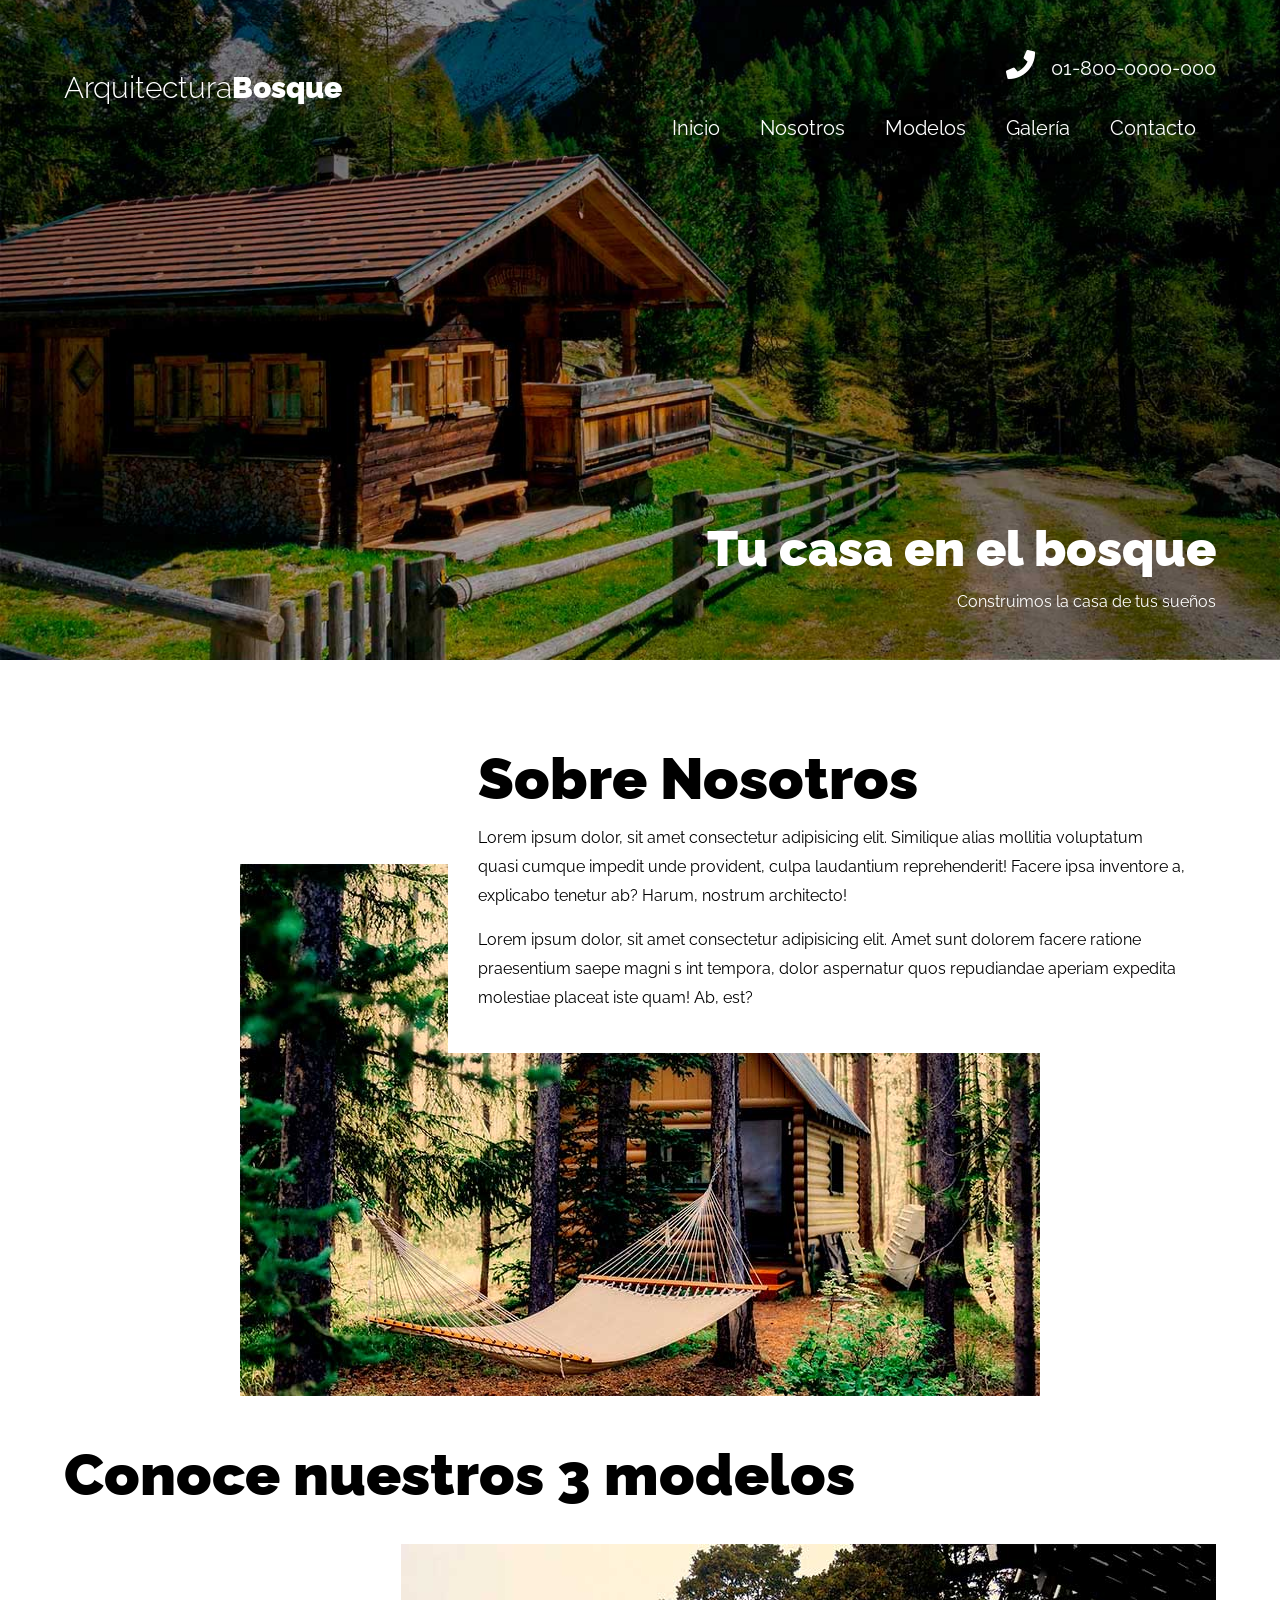
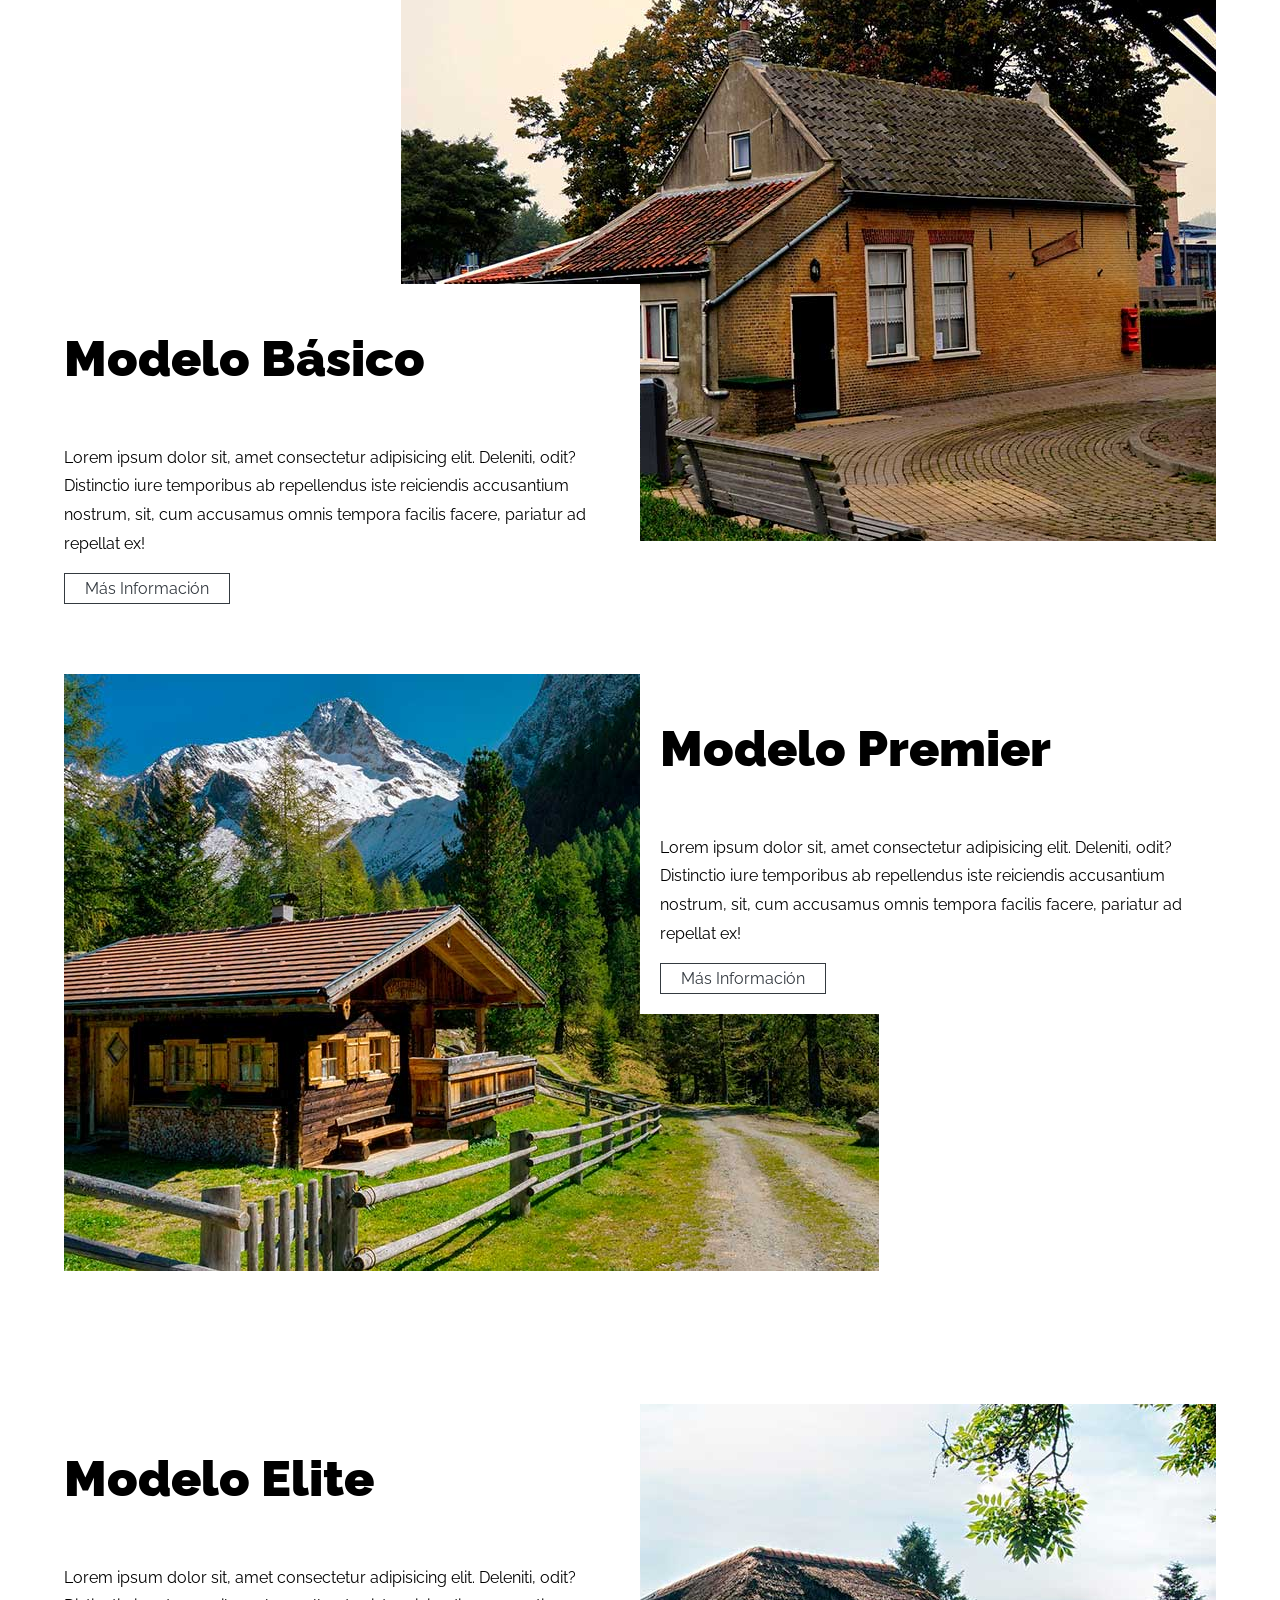
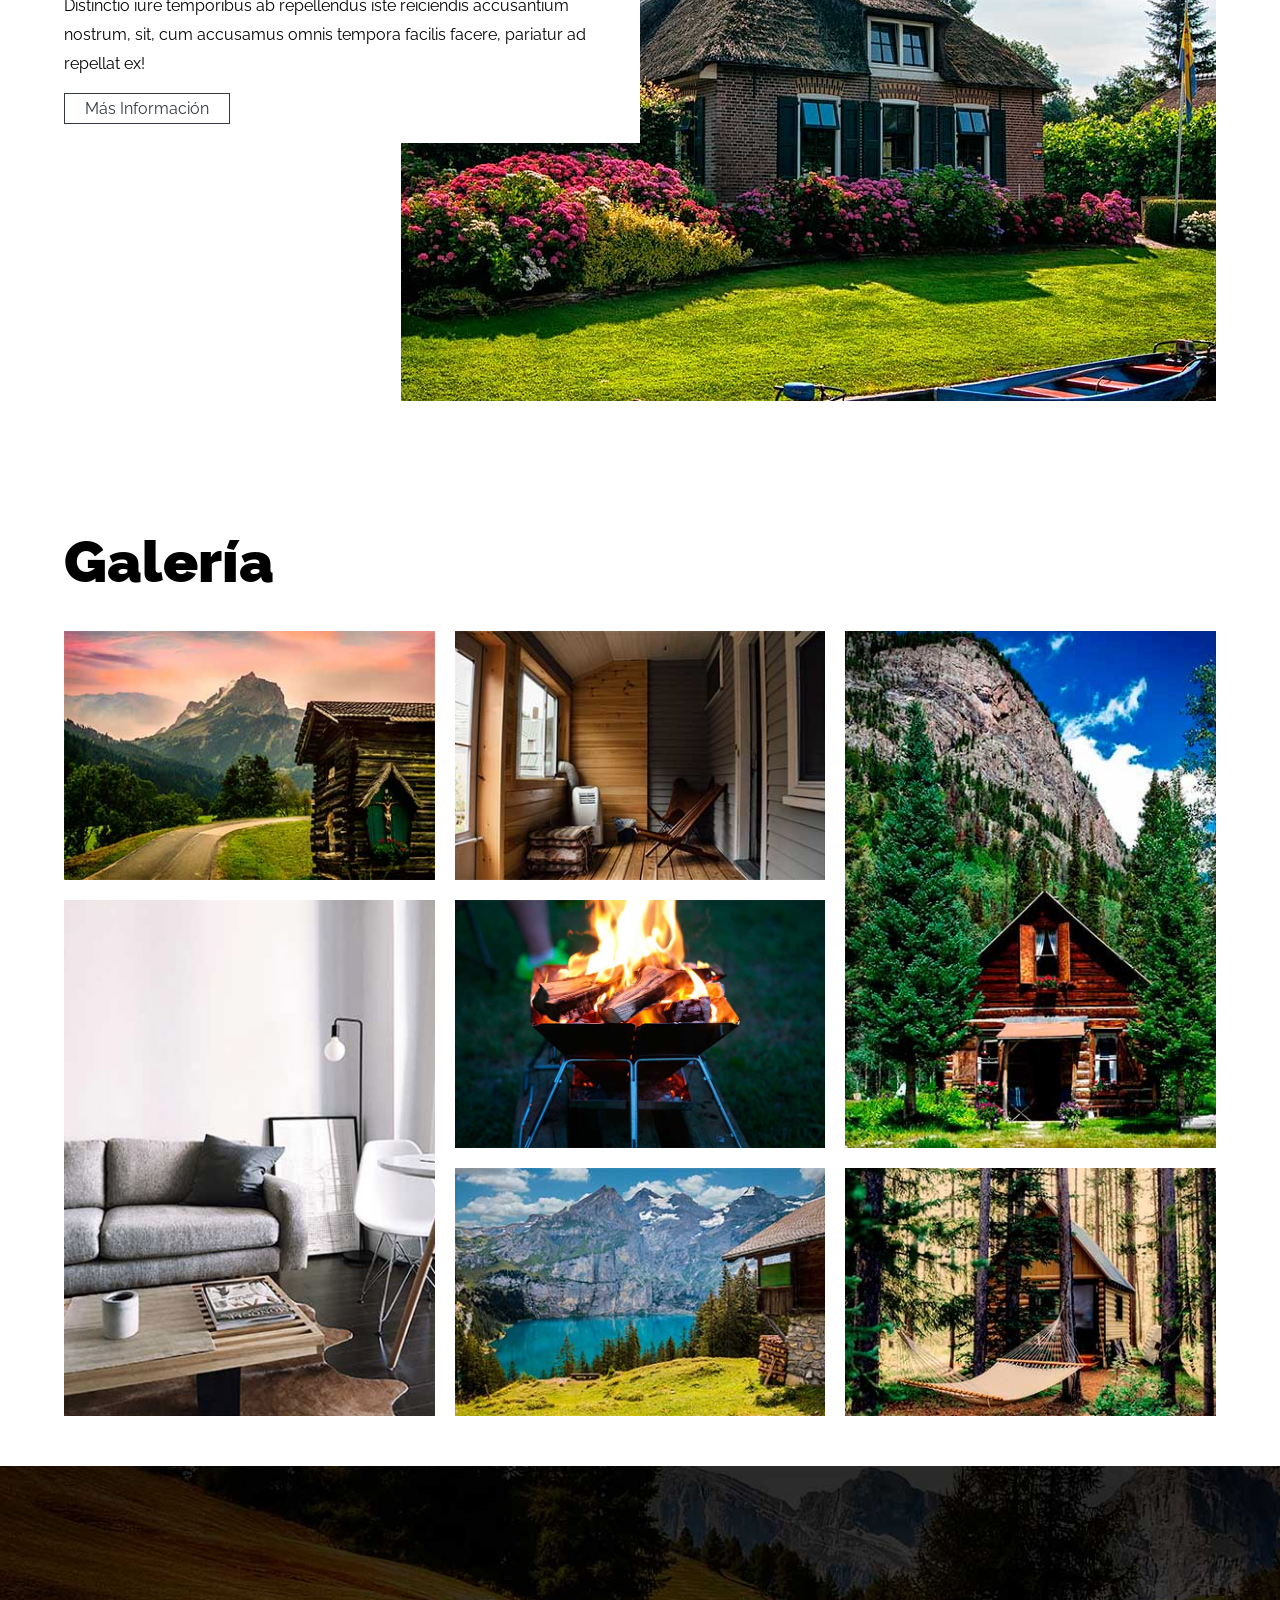
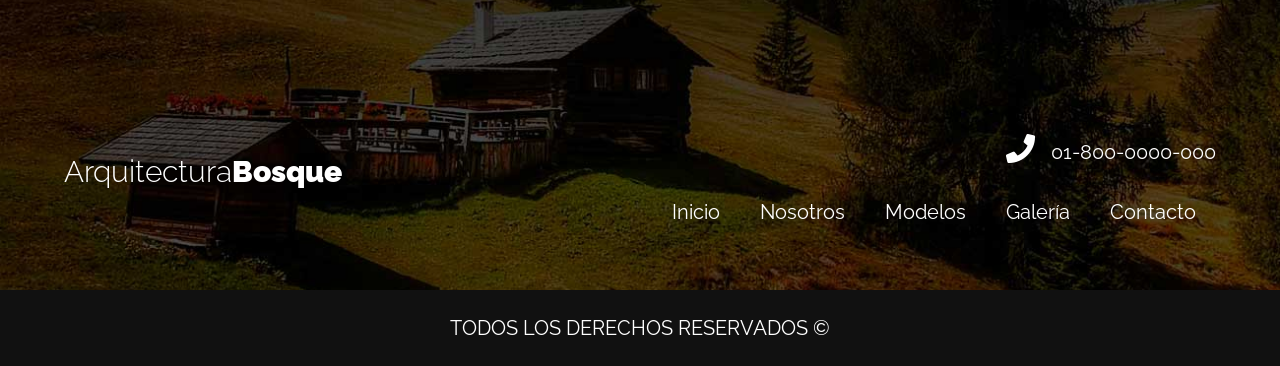
<file: Project_07_Arquitectura/index.html>
<!DOCTYPE html>
<html lang="en">
<head>
    <meta charset="UTF-8">
    <meta http-equiv="X-UA-Compatible" content="IE=edge">
    <meta name="viewport" content="width=device-width, initial-scale=1.0">
    <title>Arc PFFP</title>
    <link rel="preconnect" href="https://fonts.googleapis.com">
    <link rel="preconnect" href="https://fonts.gstatic.com" crossorigin>
    <link href="https://fonts.googleapis.com/css2?family=Raleway:wght@300;400;700;900&display=swap" rel="stylesheet">
    <link rel="stylesheet" href="./css/normalize.css">
    <link rel="stylesheet" href="./css/sytles.css">

</head>
<body>
    <header class="header">
        <clas class="contenedor contenido-header">
            <div class="barra">
                <div class="logo">
                    <h1 class="nombre-sitio">
                        Arquitectura<span>Bosque</span></h1>
                </div>
                <div class="contacto">
                    <a class="telefono" href="tel:01-800-0000-000">01-800-0000-000</a>
                    
                    <nav class="navegacion">
                        <a class="link" shref="#">Inicio</a>
                        <a class="link" shref="#">Nosotros</a>
                        <a class="link" shref="#">Modelos</a>
                        <a class="link" shref="#">Galería</a>
                        <a class="link" shref="#">Contacto</a>
                    </nav>
                </div>
            </div>
            <div class="slogan">
                <h1>Tu casa en el bosque</h1>
                <p>Construimos la casa de tus sueños</p>
            </div>
        </clas>
    </header>

    <section class="contenedor mt-5 nosotros">
        <div class="contenido-nosotros">
            <h2>Sobre Nosotros</h2>
            <p>
                Lorem ipsum dolor, sit amet consectetur adipisicing elit. 
                Similique alias mollitia voluptatum quasi cumque impedit 
                unde provident, culpa laudantium reprehenderit! Facere ipsa 
                inventore a, explicabo tenetur ab? Harum, nostrum architecto!
            </p>

            <p>
                Lorem ipsum dolor, sit amet consectetur adipisicing elit. 
                Amet sunt dolorem facere ratione praesentium saepe magni s
                int tempora, dolor aspernatur quos repudiandae aperiam expedita
                 molestiae placeat iste quam! Ab, est?
            </p>
        </div>
    </section>

    <main class="contenedor mt-5">
        <h2>Conoce nuestros 3 modelos</h2>

        <div class="modelo basico">
            <div class="contenido-modelo">
                <h3>Modelo Básico</h3>
                <p>Lorem ipsum dolor sit, amet consectetur adipisicing elit. Deleniti, odit? Distinctio iure temporibus ab repellendus iste reiciendis accusantium nostrum, sit, cum accusamus omnis tempora facilis facere, pariatur ad repellat ex!</p>
                <a href="#" class="btn">Más Información</a>
            </div>
        </div> <!--.modelo-->

        <div class="modelo premier">
            <div class="contenido-modelo">
                <h3>Modelo Premier</h3>
                <p>Lorem ipsum dolor sit, amet consectetur adipisicing elit. Deleniti, odit? Distinctio iure temporibus ab repellendus iste reiciendis accusantium nostrum, sit, cum accusamus omnis tempora facilis facere, pariatur ad repellat ex!</p>
                <a href="#" class="btn">Más Información</a>
            </div>
        </div> <!--.modelo-->

        <div class="modelo elite">
            <div class="contenido-modelo">
                <h3>Modelo Elite</h3>
                <p>Lorem ipsum dolor sit, amet consectetur adipisicing elit. Deleniti, odit? Distinctio iure temporibus ab repellendus iste reiciendis accusantium nostrum, sit, cum accusamus omnis tempora facilis facere, pariatur ad repellat ex!</p>
                <a href="#" class="btn">Más Información</a>
            </div>
        </div> <!--.modelo-->
    </main>

   <!-- GALERIA --> 
   <section class="contenedor mt-5">
        <h2>Galería</h2>

        <div class="galeria">
            <div class="imagen">
                <img src="./img/imagen_1.jpg" alt="imagen_1">
            </div>
            <div class="imagen">
                <img src="./img/imagen_2.jpg" alt="imagen_1">
            </div>
            <div class="imagen">
                <img src="./img/imagen_3.jpg" alt="imagen_1">
            </div>
            <div class="imagen">
                <img src="./img/imagen_4.jpg" alt="imagen_1">
            </div>
            <div class="imagen">
                <img src="./img/imagen_5.jpg" alt="imagen_1">
            </div>
            <div class="imagen">
                <img src="./img/imagen_6.jpg" alt="imagen_1">
            </div>
            <div class="imagen">
                <img src="./img/imagen_7.jpg" alt="imagen_1">
            </div>
        </div>
   </section>


<!-- FOOTER -->
   <footer class="footer mt-5">
        <div class="contenedor">
            <div class="barra">
                <div class="logo">
                    <h1 class="nombre-sitio">
                        Arquitectura<span>Bosque</span></h1>
                </div>
                <div class="contacto">
                    <a class="telefono" href="tel:01-800-0000-000">01-800-0000-000</a>
                    
                    <nav class="navegacion">
                        <a class="link" shref="#">Inicio</a>
                        <a class="link" shref="#">Nosotros</a>
                        <a class="link" shref="#">Modelos</a>
                        <a class="link" shref="#">Galería</a>
                        <a class="link" shref="#">Contacto</a>
                    </nav>
                </div>
            </div>
        </div>
        
        <p class="copyright">TODOS LOS DERECHOS RESERVADOS &COPY;</p>
   </footer>
    
</body>
</html>
</file>
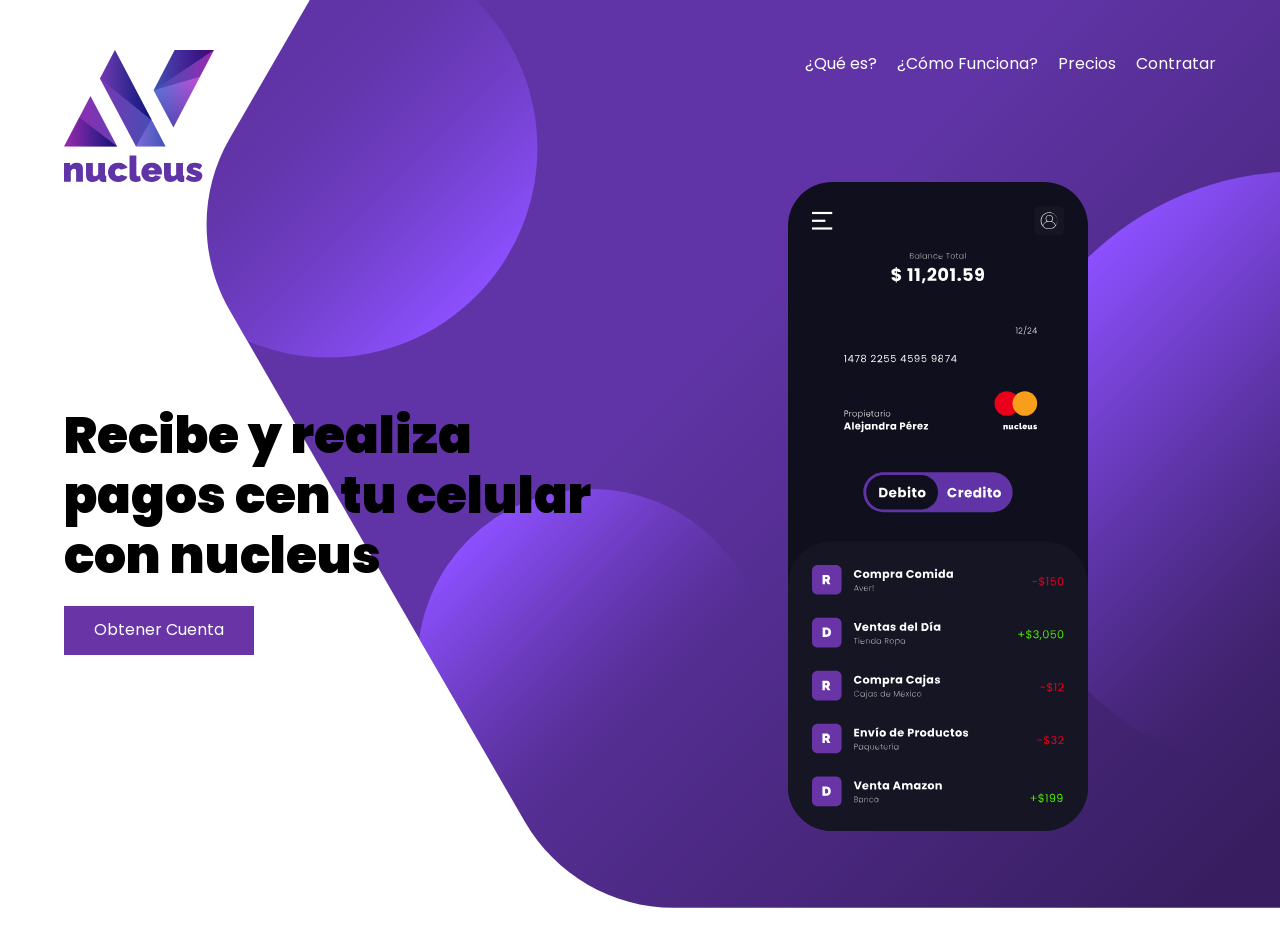
<file: Project_08_Nucleus/index.html>
<!DOCTYPE html>
<html lang="en">
<head>
    <meta charset="UTF-8">
    <meta http-equiv="X-UA-Compatible" content="IE=edge">
    <meta name="viewport" content="width=device-width, initial-scale=1.0">
    <title>Nucleus - PF </title>
    <link rel="preconnect" href="https://fonts.googleapis.com">
    <link rel="preconnect" href="https://fonts.gstatic.com" crossorigin>
    <link href="https://fonts.googleapis.com/css2?family=Poppins:wght@400;500;700;900&display=swap" rel="stylesheet"> 

    <link rel="stylesheet" href="css/normalize.css">
    <link rel="stylesheet" href="css/styles.css">
</head>
<body>
    <!--  HEADER    -->
    <header class="header">
        <div class="header__contenedor">
            <div class="header__barra">
                <div class="header__logo">
                    <img src="./img/logo.svg" alt="logo nucleus">
                </div>
                <nav class="navegacion">
                    <a class="navegacion__link" href="#">¿Qué es?</a>
                    <a class="navegacion__link" href="#">¿Cómo Funciona?</a>
                    <a class="navegacion__link" href="#">Precios</a>
                    <a class="navegacion__link" href="#">Contratar</a>
                </nav>
            </div>
            <div class="header__grid">
                <div class="header__texto">
                    <h1 class="header__heading">Recibe y realiza pagos cen tu celular con nucleus</h1>
                    <a class="header__boton" href="#">Obtener Cuenta</a>
                </div>
                <div class="header__grafico">
                    <img src="./img/app_1.svg" alt="imagen nucleus app" class="header__imagen">

                </div>

            </div>
        </div>
    </header>
</body>
</html>
</file>
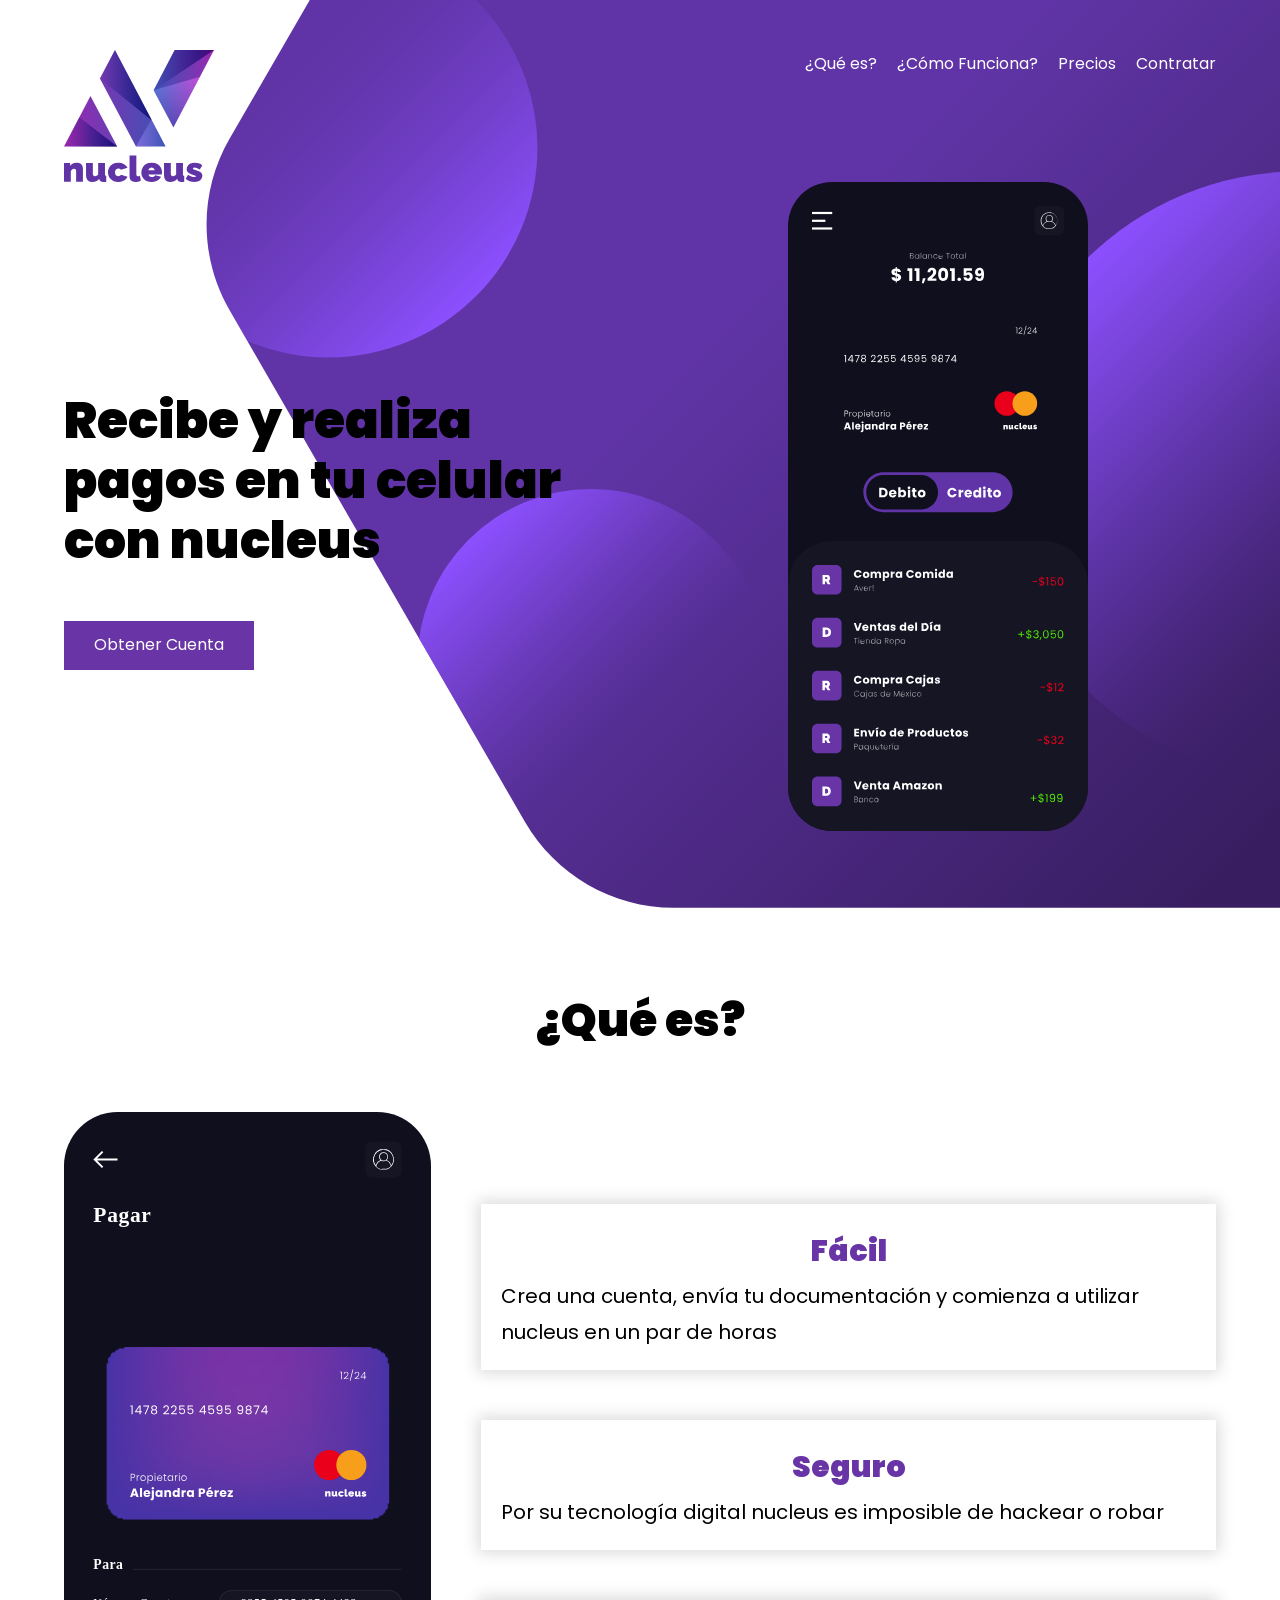
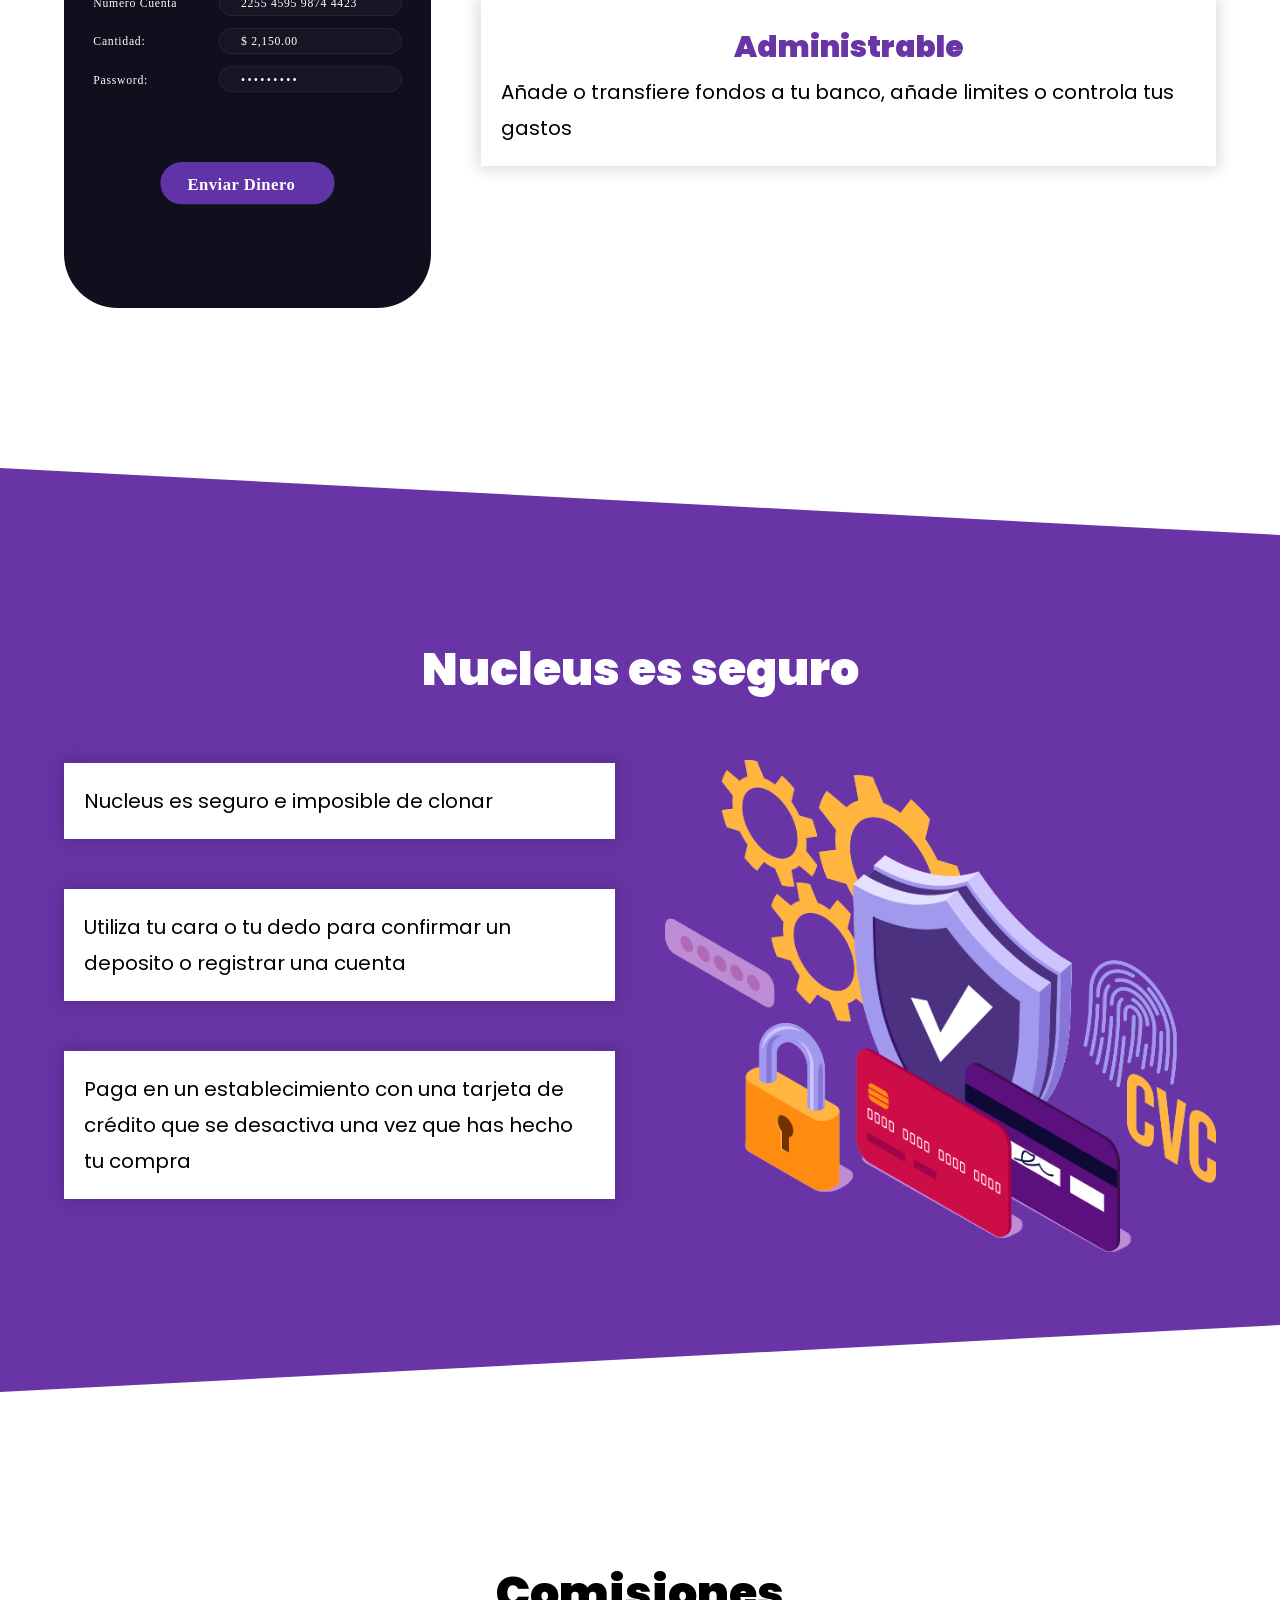
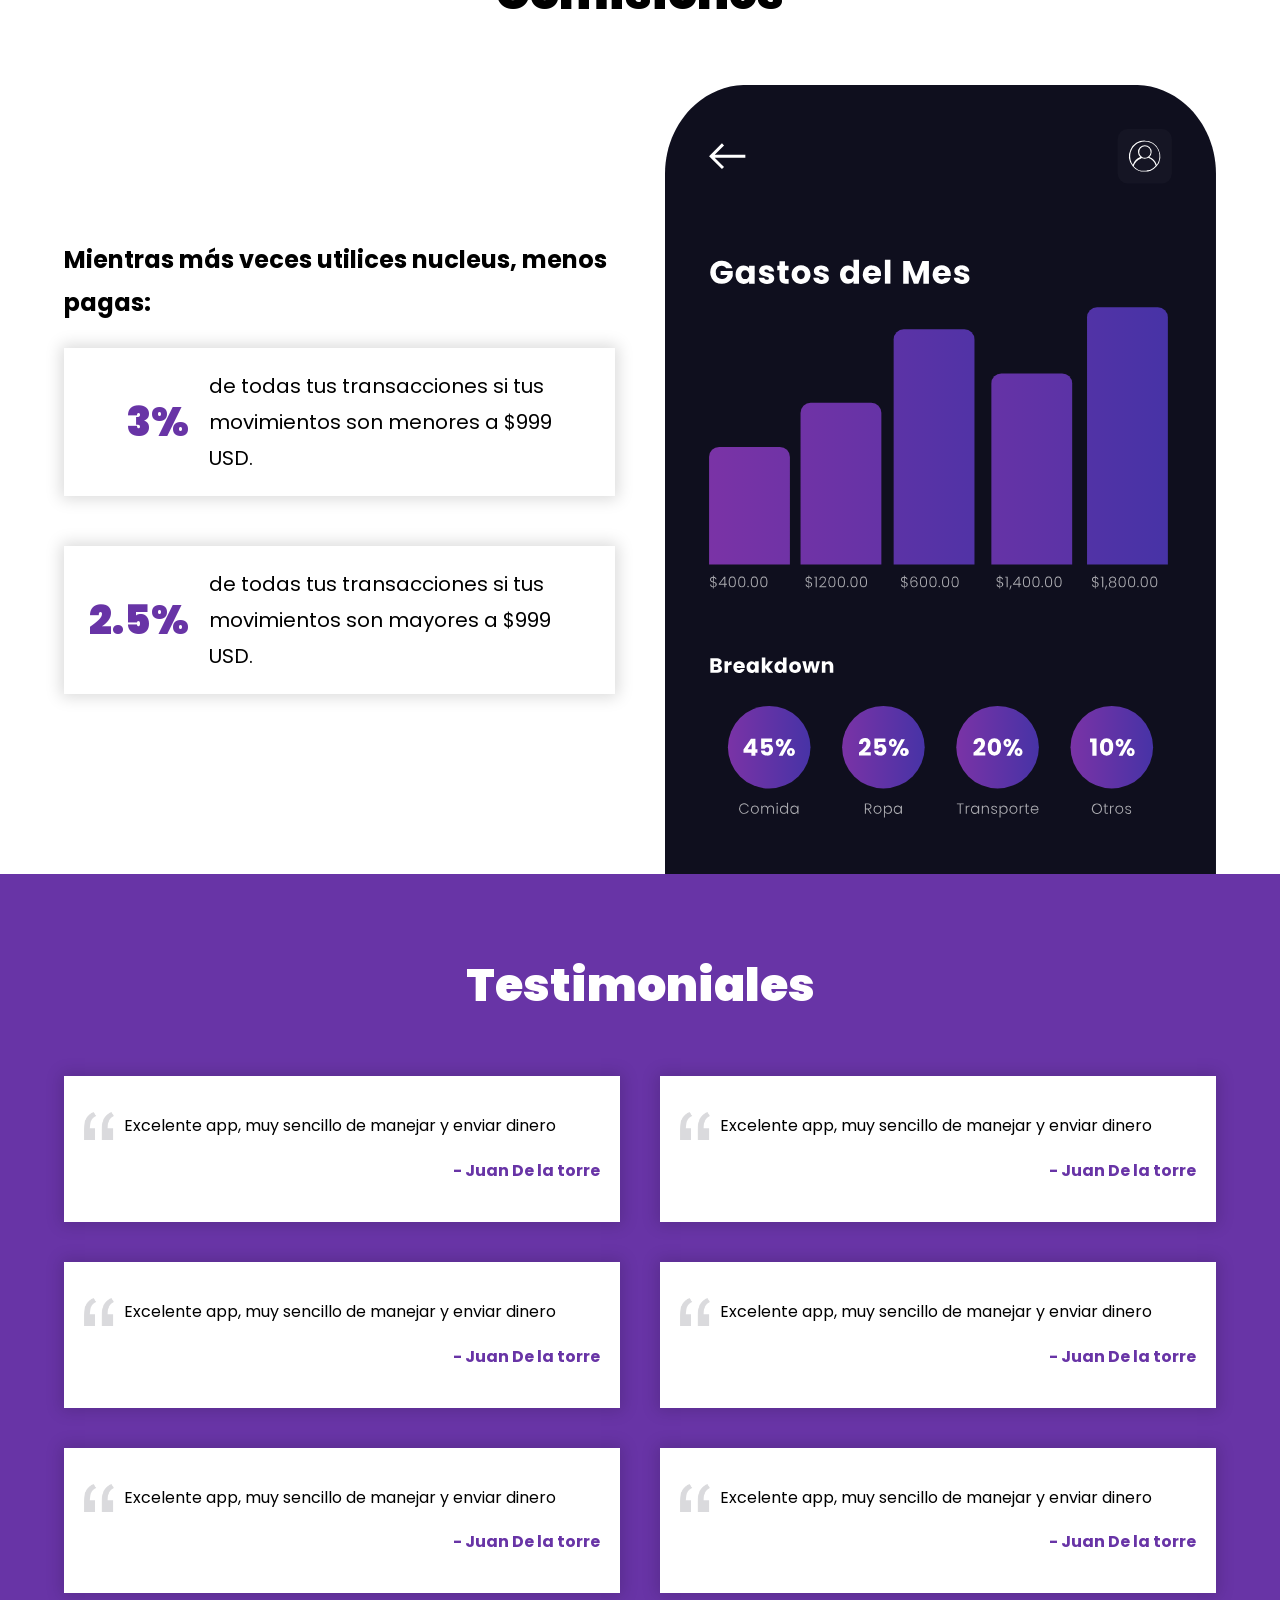
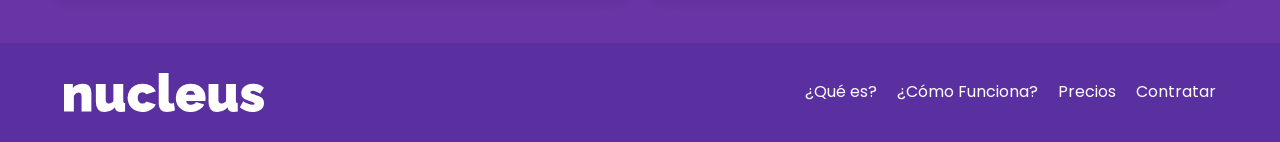
<file: Project_08_Nucleus/10-nucleus-eWallet_FIN/10-nucleus-eWallet_FIN/index.html>
<!DOCTYPE html>
<html lang="en">
<head>
    <meta charset="UTF-8">
    <meta http-equiv="X-UA-Compatible" content="IE=edge">
    <meta name="viewport" content="width=device-width, initial-scale=1.0">
    <title>Nucleus - eWallet </title>
    <link rel="preconnect" href="https://fonts.googleapis.com">
    <link rel="preconnect" href="https://fonts.gstatic.com" crossorigin>
    <link href="https://fonts.googleapis.com/css2?family=Poppins:wght@400;500;700;900&display=swap" rel="stylesheet"> 

    <link rel="stylesheet" href="css/normalize.css">
    <link rel="stylesheet" href="css/styles.css">
</head>
<body>
    <header class="header">
        <div class="header__contenedor">
            <div class="header__barra">
                <div class="header__logo">
                    <img src="img/logo.svg" alt="logo nucleus">
                </div>

                <nav class="navegacion">
                    <a href="#" class="navegacion__link">¿Qué es?</a>
                    <a href="#" class="navegacion__link">¿Cómo Funciona?</a>
                    <a href="#" class="navegacion__link">Precios</a>
                    <a href="#" class="navegacion__link">Contratar</a>
                </nav>
            </div>

            <div class="header__grid">
                <div class="header__texto">
                    <h1 class="header__heading">Recibe y realiza pagos en tu celular con nucleus</h1>
                    <a class="header__boton" href="#">Obtener Cuenta</a>
                </div>

                <div class="header__grafico">
                    <img class="header__imagen" src="img/app_1.svg" alt="imagen nucleus app ">
                </div>
            </div>
        </div>
    </header>

    <main class="nucleus">
        <h2 class="nucleus__heading">¿Qué es?</h2>
        <div class="nucleus__contenedor">
            <div class="nucleus__grid">
                <div class="nucleus__imagen">
                    <img src="img/app_2.svg" alt="app nucleus">
                </div>

                <div class="listado">
                    <div class="listado__elemento">
                        <h2 class="listado__heading">Fácil</h2>
                        <p class="listado__texto">Crea una cuenta, envía tu documentación y comienza a utilizar nucleus en un par de horas</p>
                    </div>

                    <div class="listado__elemento">
                        <h2 class="listado__heading">Seguro</h2>
                        <p class="listado__texto">Por su tecnología digital nucleus es imposible de hackear o robar</p>
                    </div>

                    <div class="listado__elemento">
                        <h2 class="listado__heading">Administrable</h2>
                        <p class="listado__texto">Añade o transfiere fondos a tu banco, añade limites o controla tus gastos</p>
                    </div>
                </div>                
            </div>
        </div>
    </main>

    <section class="seguridad">
        <div class="seguridad__contenedor">
            <h2 class="seguridad__heading">Nucleus es seguro</h2>
            <div class="seguridad__grid">
                <div class="listado">
                    <div class="listado__elemento">
                        <p class="listado__texto">Nucleus es seguro e imposible de clonar</p>
                    </div>

                    <div class="listado__elemento">
                        <p class="listado__texto">Utiliza tu cara o tu dedo para confirmar un deposito o registrar una cuenta</p>
                    </div>

                    <div class="listado__elemento">
                        <p class="listado__texto">Paga en un establecimiento con una tarjeta de crédito que se desactiva una vez que has hecho tu compra</p>
                    </div>
                </div>

                <div class="seguridad__imagen">
                    <img src="img/seguridad.png" alt="seguridad nucleus">
                </div>
            </div>
        </div>
    </section>

    <section class="comisiones">
        <div class="comisiones__contenedor">
            <h2 class="comisiones__heading">Comisiones</h2>

            <div class="comisiones__grid">
                <div class="comisiones__contenido">
                    <p class="comisiones__texto">Mientras más veces utilices nucleus, menos pagas:</p>

                    <div class="listado">
                        <div class="listado__elemento listado__elemento--2col">
                            <p class="listado__numero">3%</p>
                            <p class="listado__texto">de todas tus transacciones si tus movimientos son menores a $999 USD.</p>
                        </div>
                        <div class="listado__elemento listado__elemento--2col">
                            <p class="listado__numero">2.5%</p>
                            <p class="listado__texto">de todas tus transacciones si tus movimientos son mayores a $999 USD.</p>
                        </div>
                    </div>
                </div> <!--.comisiones__contenido-->
                <div class="comisiones__imagen">
                    <img src="img/app_3.svg" alt="imagen app">
                </div>
            </div>
        </div>
    </section>

    <section class="testimoniales">
        <div class="testimoniales__contenedor">
            <h2 class="testimoniales__heading">Testimoniales</h2>

            <div class="testimoniales__grid">
                <div class="testimonial">
                    <p class="testimonial__texto">Excelente app, muy sencillo de manejar y enviar dinero</p>
                    <p class="testimonial__autor">- Juan De la torre</p>
                </div>

                <div class="testimonial">
                    <p class="testimonial__texto">Excelente app, muy sencillo de manejar y enviar dinero</p>
                    <p class="testimonial__autor">- Juan De la torre</p>
                </div>

                <div class="testimonial">
                    <p class="testimonial__texto">Excelente app, muy sencillo de manejar y enviar dinero</p>
                    <p class="testimonial__autor">- Juan De la torre</p>
                </div>

                <div class="testimonial">
                    <p class="testimonial__texto">Excelente app, muy sencillo de manejar y enviar dinero</p>
                    <p class="testimonial__autor">- Juan De la torre</p>
                </div>

                <div class="testimonial">
                    <p class="testimonial__texto">Excelente app, muy sencillo de manejar y enviar dinero</p>
                    <p class="testimonial__autor">- Juan De la torre</p>
                </div>

                <div class="testimonial">
                    <p class="testimonial__texto">Excelente app, muy sencillo de manejar y enviar dinero</p>
                    <p class="testimonial__autor">- Juan De la torre</p>
                </div>
            </div>
        </div>
    </section>

    <footer class="footer">
        <div class="footer__contenedor">
            <div class="footer__grid">
                <div class="footer__logo">
                    <img src="img/logo-blanco.svg" alt="logo blanco nucleus">
                </div>

                <nav class="navegacion">
                    <a href="#" class="navegacion__link navegacion__link--blanco">¿Qué es?</a>
                    <a href="#" class="navegacion__link navegacion__link--blanco">¿Cómo Funciona?</a>
                    <a href="#" class="navegacion__link navegacion__link--blanco">Precios</a>
                    <a href="#" class="navegacion__link navegacion__link--blanco">Contratar</a>
                </nav>
            </div>
        </div>
    </footer>
    
</body>
</html>
</file>
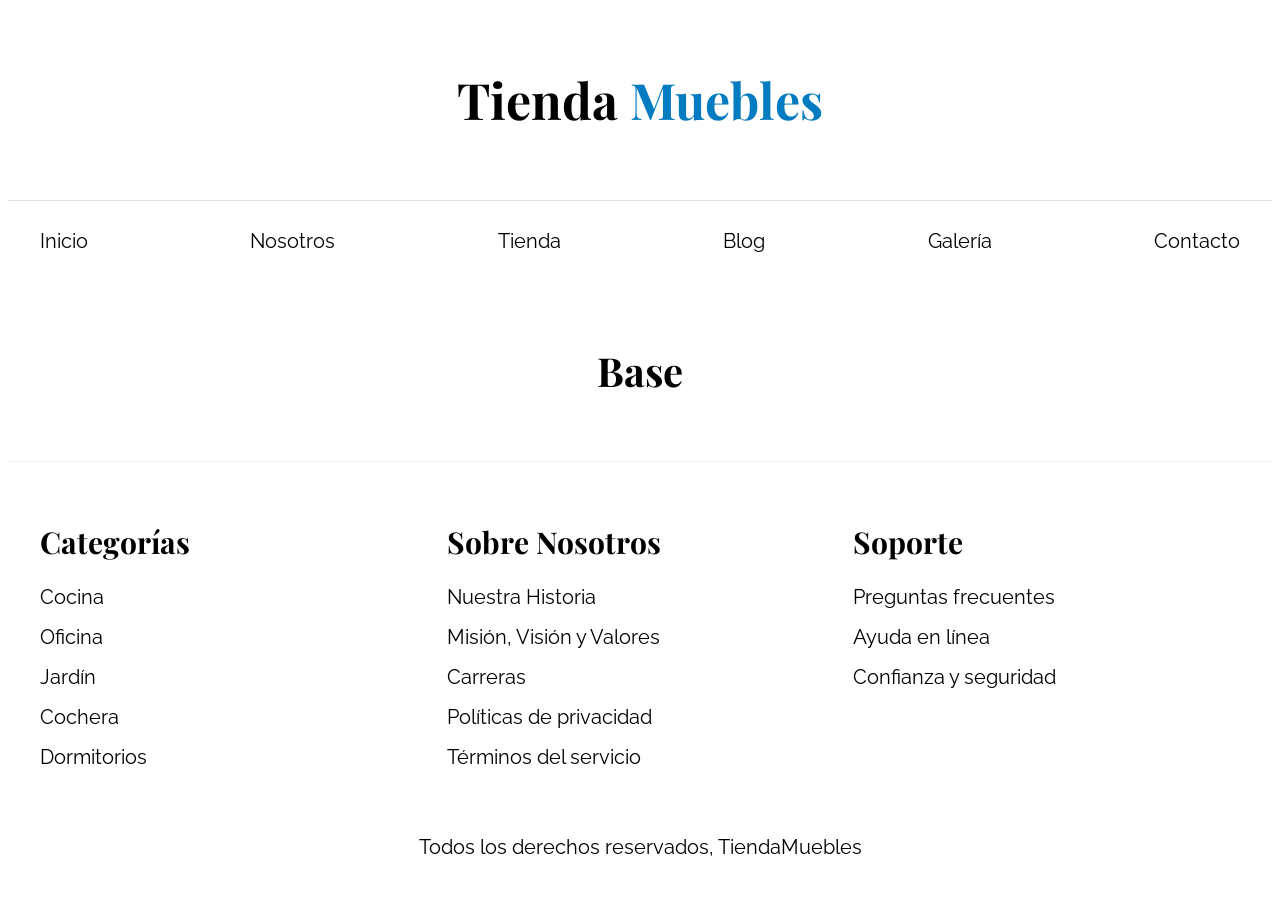
<file: Project_01/base.html>
<!DOCTYPE html>
<html lang="en">

<head>
    <meta charset="UTF-8">
    <meta http-equiv="X-UA-Compatible" content="IE=edge">
    <meta name="viewport" content="width=device-width, initial-scale=1.0">
    <title>E-Commerce - base</title>
    <link rel="preconnect" href="https://fonts.googleapis.com">
<link rel="preconnect" href="https://fonts.gstatic.com" crossorigin>
<link href="https://fonts.googleapis.com/css2?family=Playfair+Display:wght@700&family=Raleway:wght@400;700;900&display=swap" rel="stylesheet">
    <link rel="stylesheet" href="css/style.css">
</head>

<body>
    <header class="nombre-sitio">
        <h1>Tienda <span>Muebles</span></h1>
    </header>

    <div class="contenedor-navegacion">
        <nav class="nav-principal contenedor">
            <a class="enlace" href="index.html">Inicio</a>
            <a class="enlace" href="nosotros.html">Nosotros</a>
            <a class="enlace" href="tienda.html">Tienda</a>
            <a class="enlace" href="blog.html">Blog</a>
            <a class="enlace" href="galeria.html">Galería</a>
            <a class="enlace" href="contacto.html">Contacto</a>
        </nav>
    </div>

    <main class="contenido-principal contenedor ">
        <h2 class="text-center"> Base </h2>

    </main>

    <footer class="site-footer">
        <div class="grid-footer contenedor">

            <div>
                <h3>Categorías</h3>
                <nav class="footer-menu">
                    <a href="#">Cocina</a>
                    <a href="#">Oficina</a>
                    <a href="#">Jardín</a>
                    <a href="#">Cochera</a>
                    <a href="#">Dormitorios</a>
                </nav>
            </div>

            <div>
                <h3>Sobre Nosotros</h3>
                <nav class="footer-menu">
                    <a href="#">Nuestra Historia</a>
                    <a href="#">Misión, Visión y Valores</a>
                    <a href="#">Carreras</a>
                    <a href="#">Políticas de privacidad</a>
                    <a href="#">Términos del servicio</a>
                </nav>

            </div>

            <div>
                <h3>Soporte</h3>
                <nav class="footer-menu">
                    <a href="#">Preguntas frecuentes</a>
                    <a href="#">Ayuda en línea</a>
                    <a href="#">Confianza y seguridad

                    </a>

                </nav>
            </div>
        </div>

        <p class="copyright">Todos los derechos reservados, TiendaMuebles</p>

    </footer>
</body>

</html>
</file>
<file: Project_01/css/style.css>
html {
    box-sizing: border-box;
    font-size: 62.5%; /*1rem = 10 px;*/
}

*,
*:before,
*:after {
    box-sizing: inherit;
}


/** Globales **/

a {
    text-decoration: none;
    color: #000;
}

h1, h2, h3{
    font-family: 'Playfair Display', serif;
    margin: 0 0 5rem 0;
}

h1{
    font-size: 5rem;
}

h2{
    font-size: 4rem;
}

h3{
    font-size: 3rem;
}

img{
    max-width:100%;
    display: block;
}


.btn{
    background-color: #8cbc00;
    display:block;
    color: white;
    text-transform: uppercase;
    font-weight: 900;
    padding: 1rem;
    transition: background-color .3s ease-out;
    text-align:center;
    border: none;
}

.btn:hover{
    background-color: #769C02;
    cursor: pointer;
}



.contenedor {
    max-width: 120rem;
    /*margin: 0 auto; /*margin in-line;*/
    margin-inline: auto;
}

body{
    font-family: 'Raleway', sans-serif;
    font-size: 2rem;
    line-height: 2;
}


/** Header y navegación **/

.nombre-sitio {
    margin-top: 5rem;
    margin-bottom: 5rem;
    text-align: center;
    padding: 0;
    font-size: 2rem;
}

.nombre-sitio span {
    color: #037bc0;
}

.contenedor-navegacion {
    /* border-top: 1px solid #e1e1e1; */
    border-color: #e1e1e1;
    border-top-style: solid;
    border-width: 0.1rem;
}

.nav-principal {
    /* padding: 20px 0 30px 10px;
    padding-top: 20px;
    padding-right: 0px;
    padding-bottom: 30px;
    padding-right: 10px;
    */
    padding: 2rem 0;
    /* 20px 0 20px 2*/
    display: flex;
    flex-direction: row;
    justify-content: space-between;
    align-items: center;
}

.hero {
    background-image: url(../img/principal.jpg);
    background-repeat: no-repeat;
    background-size: cover;
    height: 55rem;
    background-position: center center;
 
}

/** Utilidades **/
.text-center{
    text-align: center
}

.max-width-30{
    max-width: 30rem; 
}

/** Categorías  **/
.categorias h2{
    text-align: center;
}

.categorias{
    padding-top: 5rem;
}

.listado-categorias {
    display: grid;
    grid-template-columns: repeat(3,1fr);
    gap: 2rem;
}

.categoria a{ 
    display: block;
    text-align: center;
    padding: 2rem;
    font-size: 2rem;
}

.categoria a:hover{
    background-color: #037bc0;
    color: #fff;
    border-bottom-right-radius: 1rem;
}

/** BLOQUE NOSOTORS **/
.sobre-nosotros{
    background-image: linear-gradient(to right, transparent 50%, #037bc0 50%, #037bc0 100%), url(../img/nosotros.jpg);
    background-position: left center;
    padding: 10rem 0;
    background-repeat: no-repeat;
    background-size: 100%, 120rem;
}

.sobre-nosotros-grid{
    display: grid;
    grid-template-columns: repeat(2,1fr);
    column-gap: 8rem;
}

.texto-nosotros{
    grid-column: 2/3;
    /*padding: 10rem;*/
    color: white;
}


/** Lista de productos**/
.contenido-principal{
    padding-top: 5rem;
}

.producto{
    background-color: #037bc0;
}

.texto-producto{
    text-align: center;
    color: #FFFFFF;
    padding: 2rem;
}

.texto-producto h3{
    margin: 0;
}

.texto-producto p{
    margin: 0 0 0.5rem 0;
}

.texto-producto .precio{
    font-size: 2.8rem;
    font-weight: 900;
}

.listado-productos{
    display: grid;
    grid-template-columns: repeat(6, 1fr);
    column-gap: 2rem;
    row-gap: 2rem;
    /* gap: 2rem**/
}

.producto:nth-child(1){
    grid-column:1/7;
    display:grid;
    grid-template-columns: 3fr 1fr;
}

.producto:nth-child(1) img{
    height: 43rem;
    width: 100%;
    object-fit: cover;
}

.producto:nth-child(2){
    grid-column: 1/4;
}

.producto:nth-child(2) img,
.producto:nth-child(3) img{
    height: 30rem;
    width: 100%;
    object-fit: cover;
}


.producto:nth-child(3){
    grid-column-start: 4;
    grid-column-end: 7;
}

.producto:nth-child(4){
    grid-column-start:1;
    grid-column-end: 3;
}

.producto:nth-child(5){
    grid-column-start:3;
    grid-column-end: 5;
}

.producto:nth-child(6){
    grid-column-start:5;
    grid-column-end: 7;
}

/** SITE FOOTER **/
.site-footer{
    border-top: 1px solid #efefef;
    margin-top: 5rem;
    padding-top: 5rem;
}

.grid-footer{
    display: grid;
    grid-template-columns: repeat(3, 1fr);
    gap: 2rem;
}

.footer-menu a{
    display: block;
}

.site-footer h3{
    margin-bottom: 0.5rem;
}

.copyright{
    text-align: center;
    margin-top: 5rem;
}

/** CONTENIDO NOSOTROS  **/
.contenido-nosotros{
    display: grid;
    grid-template-columns: 1fr 2fr;
    grid-template-columns: repeat(auto-fit, minmax(25rem,1fr));
    column-gap: 4rem;
}

.informacion-nosotros{
    display: flex;
    flex-direction: column;
    justify-content: center;

}

/*** BLOG **/
.contenedor-blog{
    display:grid;
    grid-template-columns: 2fr 1fr;
    column-gap: 4rem;
}

.entrada{
    border-bottom: 1px solid #efefef;
    padding-bottom: 4rem;
    margin-bottom: 2rem;
}

.entrada:last-of-type{
    border:none;
}

.entrada-meta{
    display: flex;
    justify-content: space-between;
}

.entrada-meta p{
    font-weight: 700;
}
.entrada-meta span{
    color:#037bc0;

}

.contenido-entrada-blog{
    width: 60rem;
    margin: 0 auto; 
}


/** Galeria **/
.galeria{
    list-style: none;
    padding: 0;
    margin: 0;
    display: grid;
    grid-template-columns: repeat(3, 3fr);
    gap: 2rem;
}

.galeria img{
    height: 40rem;
    width: 40rem;
    object-fit: cover;
}

/** FORMULARIO  ***/
.formulario{
    width: 60rem; 
    margin: 0 auto;
}

.formulario fieldset{
    border: 1px solid black;
    margin-bottom: 2rem;   
}

.formulario legend{
    background-color: #005485;
    width: 100%;
    text-align:center;
    color: #FFF;
    text-transform: uppercase;
    font-weight: 900;
    padding: 1rem;
    margin-bottom: 4rem;
}

.campo{
    display: flex;
    margin-bottom: 2rem;

}

.campo label{
    flex-basis: 10rem;
}

.campo .input{
    flex: 1;
}

/*
.campo input[type="text"], 
.campo input[type="tel"], 
.campo input[type="email"]{
    flex: 1;
    border: 1px solid #efefef;
}
*/

.campo input:not([type="radio"]),
.campo input[type=date],
.campo textarea,
.campo select{
    flex:1;
    border: 1px solid #efefef;
    padding: 1rem;
}
</file>
<file: Project_02/css/style.css>
:root {
    --azul: #0071b7;
    --blanco: #FFF;
    --naranja: #ff4f1e;
}
html {
    font-size: 62.5%; /** 1REM = 10pX **/
    box-sizing: border-box;
}
*, *:before, *:after {
    box-sizing: inherit;
}
  

body {
    background-color: var(--azul);
    font-family:  'Lato', sans-serif;
    font-size: 1.6rem;
}

h1, h2 {
    color: var(--blanco);
    text-align: center;
    margin: 5rem 0;
    padding: 1rem;
}
.caja-curso {
    background-color: var(--naranja);
    text-align: center;
    color: var(--blanco);
    padding: 5rem;

}
.caja-curso h1 {
    margin: 0;
}
.caja-curso p {
    font-size: 2.4rem;
}
.caja-curso a {
    font-size: 2.4rem;
    padding: 2rem;
    display: inline-block;
    text-decoration: none;
    color: var(--blanco);
    padding: 0;
}


.contenedor {
    max-width: 120rem;
    margin: 0 auto;
}
.box {
    background-color: var(--naranja);
    color: var(--blanco);
    padding: 5rem;
    display: flex;
    justify-content: center;
    align-items: center;
    font-size: 4rem;
    border: 1rem solid #bb2b03;
}

.contenedor > div {
    background-color: var(--blanco);
    padding: 5rem;
}


/** BLOQUE 01  **/
.d-flex{
    display: flex;
}


/** BLOQUE 02 **/
.d-flex-2{
    display: flex;
    flex-direction: column;
}

/** BLOQUE 03 **/
.d-flex-3{
    display: flex;
    /*justify-content: start;           */
    /*justify-content: flex-end;        */
    justify-content: center;          
    /*justify-content: space-around;    */
    /*justify-content: space-evenly;    */
    /*justify-content: space-between;   */
}

/** Bloque 04 **/
.d-flex-4{
    display: flex;
    flex-direction: column;
    height: 100rem;

   
    /*justify-content: start;           */
    /*justify-content: flex-end;        */
    justify-content: center;          
    /*justify-content: space-around;    */
    /*justify-content: space-evenly;    */
    /*justify-content: space-between;   */
}

/** BLOQUE 05 **/
.d-flex-5{
    display: flex;
    height: 2000px;
    align-items: flex-start;
    align-items: stretch; /*Para estirar el contenido a toda la altura que tiene*/
}

/** BLOQUE 08 **/
.d-flex-8{
    display: flex;
}

.d-flex-8 .box{
    flex-basis: 33.3; /* ayuda a setear el valor inicial del contenido. */
}


/** BLOQUE 09 **/
.d-flex-9{
    display: flex;
    /*gap: 2rem;*/

}
.d-flex-9 .box{
    flex-basis: calc(33.3% - 1rem);
    justify-content: space-between;
}
</file>
<file: Project_04_animations/css/styles.css>
.main-scheme{
    width: 100px;
    height: 100px;
    background-color: red;
}
.animation-01{
    animation-name: example;
    animation-duration: 4s;
    animation-iteration-count: infinite;

}

@keyframes example{
    from{background-color: red;}
    to{background-color: yellow;}
}

.animation-02{
    animation-name: example_01;
    animation-duration: 4s;
}

@keyframes example_01{
    0%   {background-color: red;}
    25%  {background-color: yellow;}
    50%  {background-color: blue;}
    100% {background-color: green;}
}

.animation-03{
    position: relative;
    animation-name: example-02;
    animation-duration: 4s;
}

@keyframes example-02{
    0%   {background-color:red; left:0px; top:0px;}
    25%  {background-color: yellow; left:200px; top:0px;}
    50%  {background-color: blue; left:200px; top:200px;}
    75%  {background-color: green; left:0px; top:200px;}
    100% {background-color: red; left:0px; top:0px;}
}

.animation-04{
    position:relative;
    animation-name: example-02;
    animation-duration: 4s;
    animation-delay: 2s;
}
</file>
<file: Project_05_E_Comerce_Responsive/css/app.css>
html {
    box-sizing: border-box;
    font-size: 62.5%; /* 1REM = 10px */
}
*, *:before, *:after {
    box-sizing: inherit;
}
body {
    font-family: 'Raleway', sans-serif;
    font-size: 1.6rem;
    line-height: 2;
}

/* Globales */
h1, 
h2, 
h3 {
    font-family: 'Playfair Display', serif;
    margin: 0 0 2rem 0;
}
h1 {
    font-size: 3.8rem;
}
@media (min-width: 768px) { 
    h1 {
        font-size: 5rem;
    }
}
h2 {
    font-size: 3.2rem;
}
@media (min-width: 768px) { 
    h2 {
        font-size: 4rem;
    }
}
h3 {
    font-size: 2.4rem;
}
@media (min-width: 768px) { 
    h3 {
        font-size: 3rem;
    }
}
a {
    text-decoration: none;
    color: #000;
}
.contenedor {
    max-width: 120rem;
    margin: 0 auto;
}
img {
    max-width: 100%;
    display: block;
}

.btn {
    background-color: #8cbc00;
    display: block;
    color: #FFF;
    text-transform: uppercase;
    font-weight: 900;
    padding: 1rem;
    transition: background-color .3s ease-out ;
    text-align: center;
    border: none;
    width: 100%;
}
.btn:hover {
    background-color: #769c02;
    cursor: pointer;
}

@media (min-width: 768px) { 
    .btn {
        width: auto;
    }
}


/** Utilidades */
.text-center {
    text-align: center;
}

@media (min-width: 768px) { 
    .max-width-30 {
        max-width: 30rem;
    }
}


/** Header y Navegacion **/
.nombre-sitio {
    margin-top: 5rem;
    text-align: center;
}
.nombre-sitio span {
    color: #037bc0;
}
.contenedor-navegacion {
    border-top: .1rem solid #e1e1e1;
}
.nav-principal {
    padding: 2rem 0;
    display: flex;
    flex-direction: column;
    align-items: center;
}

@media (min-width: 768px) { 
    .nav-principal {
        justify-content: space-between;
        flex-direction: row;
    }
}

.hero {
    background-image: url(../img/principal.jpg);
    background-repeat: no-repeat;
    background-size: cover;
    background-position: center center;
    height: 25rem;
}

@media (min-width: 768px) { 
    .hero {
        height: 55rem;
    }
}

/** Categorias **/
.categorias {
    padding: 5rem 0;
}
.categoria {
    margin-bottom: 2rem;
}
@media (min-width: 768px) { 
    .categoria {
        margin-bottom: 0;
    }
}
.categoria img {
    width: 100%;
}
.categoria a {
    text-align: center;
    display: block;
    padding: 2rem;
    font-size: 2rem;
}
.categoria a:hover {
    background-color: #037bc0;
    color: #FFFFFF;
    border-bottom-right-radius: 1rem;
}
@media (min-width: 768px) { 
    .listado-categorias {
        display: grid;
        grid-template-columns: repeat(3, 1fr);
        gap: 2rem;
    }
    
}

/** Bloque Nosotros */
.sobre-nosotros {
    background-image: linear-gradient( to bottom, transparent 50%, #037bc0 50%, #037bc0 100% ), url(../img/nosotros.jpg);
    background-position: center, top left;
    background-repeat: no-repeat;
    background-size: 100%, 70rem;
}

@media (min-width: 768px) { 
    .sobre-nosotros {
        background-image: linear-gradient( to right, transparent 50%, #037bc0 50%, #037bc0 100% ), url(../img/nosotros.jpg);
        background-position: left center ;
        padding: 10rem 0;
        background-size: 100%, 160rem;
    }
}
.sobre-nosotros-grid {
    display: grid;
    grid-template-rows: repeat(2, 1fr);
}
@media (min-width: 768px) { 
    .sobre-nosotros-grid {
        grid-template-columns: repeat(2, 1fr);
        grid-template-rows: unset;
        column-gap: 10rem;
    }
}
.texto-nosotros {
    grid-row: 2 / 3;
    color: #FFF;
    padding: 5rem;
}
@media (min-width: 768px) { 
    .texto-nosotros {
        grid-column: 2 / 3;
    }
}

/** Listado de Productos **/
.contenido-principal {
    padding-top: 5rem;
}
@media (min-width: 768px) { 
    .listado-productos {
        display: grid;
        grid-template-columns: repeat(6, 1fr);
        gap: 2rem;
    }
    .producto:nth-child(1) {
        grid-column-start: 1;
        grid-column-end: 7;
        display: grid;
        grid-template-columns: 3fr 1fr;
    }
    .producto:nth-child(1) img {
        height: 43rem;
        width: 100%;
        object-fit: cover;
    }
    .producto:nth-child(2) {
        grid-column-start: 1;
        grid-column-end: 4;
    }
    .producto:nth-child(2) img,
    .producto:nth-child(3) img {
        height: 30rem;
        width: 100%;
        object-fit: cover;
    }
    .producto:nth-child(3) {
        grid-column-start: 4;
        grid-column-end: 7;
    }
    .producto:nth-child(4) {
        grid-column-start: 1;
        grid-column-end: 3;
    }
    .producto:nth-child(5) {
        grid-column-start: 3;
        grid-column-end: 5;
    }
    .producto:nth-child(6) {
        grid-column-start: 5;
        grid-column-end: 7;
    }
}



.producto {
    background-color: #037bc0;
    margin-bottom: 2rem;
}
@media (min-width: 768px) { 
    .producto {
        margin-bottom: 0;
    }
}
.producto:last-of-type {
    margin-bottom: 0;
}

.texto-producto {
    text-align: center;
    color: #FFFFFF;
    padding: 2rem;
}
.texto-producto h3 {
    margin: 0;
}
.texto-producto p {
    margin: 0 0 .5rem 0;
}
.texto-producto .precio {
    font-size: 2.8rem;
    font-weight: 900;
}

/** Footer **/
.site-footer {
    border-top: 1px solid #e1e1e1;
    margin-top: 5rem;
    padding-top: 5rem;
}
.site-footer h3 {
    margin-bottom: .5rem;
    text-align: center;
}
@media (min-width: 768px) { 
    .site-footer h3 {
        text-align: left;
    }
    .grid-footer {
        display: grid;
        grid-template-columns: repeat(3, 1fr);
        gap: 2rem;
    }
}

.grid-footer > div {
    margin-bottom: 2rem;
}
@media (min-width: 768px) { 
    .grid-footer > div {
        margin: 0;
    }
}


.footer-menu a {
    display: block;
    text-align: center;
}
@media (min-width: 768px) { 
    .footer-menu a {
        text-align: left;
    }
}

.copyright {
    margin-top: 5rem;
    text-align: center;
}

/** Nosotros **/
.contenido-nosotros {
    display: grid;
    grid-template-columns: 1fr 2fr;
    grid-template-columns: repeat(auto-fit, minmax( 25rem, 1fr ) );
    column-gap: 4rem;
}

.informacion-nosotros {
    display: flex;
    flex-direction: column;
    justify-content: center;
    padding: 5rem;
}
@media (min-width: 768px) { 
    .informacion-nosotros {
        padding: 0;
    }
}

/** Blog */
@media (min-width: 768px) { 
    .contenedor-blog {
        display: grid;
        grid-template-columns: 2fr 1fr;
        column-gap: 4rem;
    }
}

.entrada {
    border-bottom: 2px solid #e1e1e1;
    margin-bottom: 2rem;
    padding-bottom: 4rem;
}
.entrada h2 {
    text-align: center;
}
@media (min-width: 768px) { 
    .entrada h2 {
        text-align: left;
    }
}
.contenido-blog {
    padding: 2rem;
}
.entrada:last-of-type {
    border: none;
}
@media (min-width: 768px) { 
    .entrada-meta {
        display: flex;
        justify-content: space-between;
    }
}

.entrada-meta p {
    font-weight: bold;
}
.entrada-meta span {
    color: #037bc0;
}
.contenido-entrada-blog {
    width: 60rem;
    margin: 0 auto;
}

/** Galeria **/
.galeria {
    list-style: none;
    padding: 0;
    margin: 0;
    display: grid;
    grid-template-columns: repeat(2, 1fr);
    gap: 2rem;
}

@media (min-width: 768px) { 
    .galeria {
        grid-template-columns: repeat(3, 1fr);
    }
}

.galeria img {
    height: 40rem;
    width: 40rem;
    object-fit: cover;
}
/* Formulario */
.formulario {
    max-width: 60rem;
    margin: 0 auto;
}

.formulario fieldset {
   border: 1px solid black;
   margin-bottom: 2rem;
}
.formulario legend {
    background-color: #005485;
    width: 100%;
    text-align: center;
    color: #FFF;
    text-transform: uppercase;
    font-weight: 900;
    padding: 1rem;
    margin-bottom: 4rem;

}

.campo {
    display: flex;
    margin-bottom: 2rem;
}
.campo label {
    flex-basis: 10rem;
} 
.campo input:not([type="radio"]),
.campo textarea,
.campo select  {
    flex: 1;
    border: 1px solid #e1e1e1;
    padding: 1rem;
}
</file>
<file: Project_06_Audifonos/css/styles.css>
:root{
    /* COLORES */
    --primario: #1073BA;
    --secundario: #00DA55;
    --gris: #3B3B3B;
    --blanco: #FFF;
    --negro: #1F1E1E;
    --grisClaro: #E1E1E1;

    /* TIPOS DE FUENTES */
    --fuentePrincipal: 'Roboto',sans-serif;
    --fuenteSecundaria: 'Lato', sans-serif; 

    /* ESPACIOS*/
    --separacion: 5rem;
}
/** GLOBAL PROPERTIES **/
html{
    box-sizing: border-box;
    font-size: 62.5%;
}
*,*:before,*:after{
    box-sizing: inherit;
}


body{
    font-family: var(--fuentePrincipal);
    font-size: 1.6rem;
    line-height: 1.5;
}

/** GLOBAL **/
.contenedor{
    max-width: 120rem;
    width: 90%;
    margin: 0 auto;
}

h1,h2,h3{
    font-weight: 900;
    font-family: var(--fuenteSecundaria);
    margin: calc(var(--serpacion)/2) 0;
}

h1{ 
    font-size: 4.4rem;
}

h2{
    font-size: 3.6rem;
}

h3{
    font-size: 2.8rem;
}

img{
    max-width: 100%;
    display: block;
    height: auto;

}

/**** UTILITIES   ****/
.text-center{
    text-align: center;
}

/**     DEGRADADOS   **/
.degradado-verde{
    color:transparent;
    background: linear-gradient(to right, var(--primario) 0%,var(--secundario) 100%);
    -webkit-background-clip: text;
    background-clip: text;

}

/*************    HEADER ***************/
.header{
    background-color: var(--negro);
    padding: calc(var(--separacion)*3) 0;
    color: var(--blanco);
}

@media(min-width: 768px){
    .contenido-header{
        display: grid;
        grid-template-columns: repeat(2,1fr);
    }
}

.texto-header{
    text-align: center; 
    padding-top: var(--separacion);
}
@media(min-width: 768px){
    .texto-header{
        text-align: left;
        display: flex;
        flex-direction:column;
        justify-content: space-between;
        padding: 0;
    }
}
.texto-header p{
    margin: 0;
}

.tagline-producto{
    font-size: 3rem;
    font-weight: 900;
}

.nombre-producto{
    font-size: 6rem;
    font-weight: 900;
    margin: 0;

}
@media(min-width: 768px){
    .nombre-producto{
        font-size: 10rem;
        line-height: 1;
    }
}
.precio-producto{
    padding: 2rem;
}
.precio-producto span{
    font-size: 6rem;
    font-weight: 900;
}

.next-section{
    background-color: #FFF;
    height: 900px;;
}

/****    ICONOS    ***/
@media(min-width: 768px){
    .iconos{
        display: flex;
        gap: 2rem;
        margin-bottom: 4rem;
    }
}

.icono{
    margin-top: 4rem;
    display:flex;
    flex-direction: column;
    align-items: center;

}
.icono img{
    margin: 2rem 0;
    width: 5rem;

}
.icono h3{
    color: var(--primario);
    text-transform: uppercase;

}

/*** SOBRE LOS TECH-PRO **/
.sobre-tech{
    background-image: linear-gradient(to bottom,
                  transparent 50%,var(--primario) 50%,
                  var(--primario) 100% ),
                  url(../img/imagen-mujer.jpg);
    background-position: right;
    background-repeat: repeat, no-repeat;
    background-size: 100%, 110rem;
}
@media(min-width: 768px){
    .sobre-tech{
        background-image: linear-gradient(to left,
                      transparent 50%,var(--primario) 50%,
                      var(--primario) 100% ),
                      url(../img/imagen-mujer.jpg);

        background-size: 100%, 160rem;
        height: 40rem;
    }


}

.sobre-tech-grid{
    display: grid;
    grid-template-rows: repeat(2, 40rem);
    row-gap: var(--separacion);
}

@media(min-width: 768px){
    .sobre-tech-grid{
        grid-template-rows: unset;
        grid-template-columns: repeat(2,1fr);
        column-gap: 7rem;
    }
}
 .texto-sobre-tech{
     margin-top: 5rem;
     grid-row:2/3;
     color: var(--blanco);
     display:flex;
     flex-direction: column;
     justify-content: center;;
 }


 .texto-sobre-tech h2{
    font-size: 4rem;
 }

 .texto-sobre-tech p{
     font-size: 2rem;
     line-height: 2;
 }

 /** MODELOS TECH-PRO  **/
 .modelos{
     padding: 5rem 0;
 }

 .header-modelos{
     font-size: 6rem;
     margin-bottom: 5rem;
 }

 .listado-modelos{
     display:flex;
     flex-direction: column-reverse;
 }
 
 @media(min-width: 992px){
    .listado-modelos{
        display: grid;
        grid-template-columns: repeat(2,1fr);
        grid-template-rows: repeat(2,20rem);
        gap: 4rem;
    }
 }

 .modelo{
     background-color: var(--grisClaro);
     margin-bottom: 2rem;
     padding-left:4rem;
     color: var(--primario);
     border-radius: 2rem;
     min-height: 20rem;
     display: flex;
     flex-direction: column;
     justify-content: center; 
     background-repeat: no-repeat;
     background-position: 90% center;
     background-size: 15rem;
     display: flex;
     flex-direction: column;
     justify-content: center;
     transition-property: transform background-size;
     transition-duration: 300ms;
 }

 .modelo:hover{
    transform: scale(1.1);
    background-size:30rem;
 }
 @media(min-width:992px){
    .modelo{
        margin-bottom:0;
    }
 }

 .modelo h3{
     font-size: 2.4rem;
 }
 .modelo .precio{
     font-size: 4rem;
     font-weight: 900;
     line-height: 0;
 }

.modelo:first-of-type{
    margin-bottom: 0;
}
.modelo-x{
    background-image: url(../img/modelo-x.svg);
}
.modelo-y{
    background-image: url(../img/modelo-y.svg);
}
 
.modelo-z{
    background-color: var(--primario);
    color: var(--blanco);
    background-image: url(../img/modelo-z.svg);
}
@media(min-width: 992px){
    .modelo-z{
        grid-column: 2/3;
        grid-row: 1/3;
        background-size: 25rem;
    }
    .modelo-z h3{
        font-size: 6rem;
    }
}

.modelo-z .precio{
    font-size: 6rem;
}

.newsletter{
    background-image: linear-gradient(to bottom, transparent 50%, var(--blanco) 0%),
                      url(../img/newsletter.jpg);
    background-position: top center;
    background-repeat: no-repeat;
    background-size: 100%, 70rem;
}

@media(min-width: 768px){
    .newsletter{
        background-image: linear-gradient(to right, transparent 50%, var(--blanco) 0%),
        url(../img/newsletter.jpg);    
        background-position: top left;
        font-size: 100%, 100rem;
        padding: 10rem 0;
    }
}

.contenido-newsletter{
    display: grid;
    grid-template-rows: repeat(2, 30rem);
    gap: var(--separacion); 
}
@media (min-width: 768px){
    .contenido-newsletter{
        grid-template-rows:unset;
        grid-template-columns: repeat(2,1fr);
    }
}

.texto-newsletter{
    grid-row: 2/3;
}
@media(min-width: 768px){
    .texto-newsletter{
        grid-row: unset;
        grid-column: 2/3;
    }
}

.formulario input[type="text"]{
    width: 100%;
    padding: 2rem;


}

.formulario input[type="submit"]{
    width: 100%;
    padding: 2rem;
    background-color: var(--primario);
    color: var(--blanco);
    text-transform: uppercase;
    font-size: 2rem;
    font-weight: 900;
    border: none;
}

.footer p{
 text-align:center;
 font-family: var(--fuenteSecundaria);
 text-transform:uppercase;
 font-size: 2.4rem;
 color: var(--primario);
 padding: 3rem 0;
}
</file>
<file: Project_07_Arquitectura/css/sytles.css>
:root{
    --blanco: #FFF;
    --negro: #111111;
    --gris: #343A40;

    --fuentePrincipal: 'Raleway', sans-serif;
}

html{
    font-size: 62.5%;
    box-sizing: border-box;
}

*,*:before,*:after{
    box-sizing: inherit;
}

body{
    font-family: var(--fuentePrincipal);
    font-size: 1.6rem;
    line-height: 1.8;

}

h1, h2, h3{
    font-weight: 900;
    margin: 1rem 0 4rem 0;
}

h1{
    font-size: 4.8rem;
}
h2{
    font-size: 5.8rem;
    line-height: 1;
}
h3{
    font-size: 5rem;
}
a{
    text-decoration: none;
}
img {
    max-width: 100%;
    display: block;
}

.contenedor{
    max-width: 120rem;
    margin:0 auto;
    width: 90%;
}

.btn{
    color: var(--gris);
    background-color: var(--blanco);
    border: 1px solid var(--gris);
    padding: 0.5rem 2rem;
    transition: background-color 300ms;
}

.btn:hover{
    background-color: var(--grs);
    color: var(--blanco);
}

/** UTILIDADES **/
.text-center{
    text-align: center;
}

.mt-5{
    margin-top: 5rem;
}

/**************************************************************
*           HEADER
***************************************************************/
.header{
    min-height: 60rem;
    background-image: url('../img/hero.jpg');
    background-repeat: no-repeat;
    background-size: cover;
    background-position: bottom center;
    padding: 5rem 0;
}

.contenido-header{
    display: flex;
    flex-direction: column;
    height: calc(60rem - 4rem);
    justify-content: space-between;
    color: white
}

.nombre-sitio{
    font-weight: 300;
    text-align: center;
    font-size: 3rem;
}
@media(min-width: 768){
    .nombre-sitio{
        font-size: 5rem;
    }
}
.nombre-sitio span{
    font-weight: 900;
}


@media(min-width: 768px){
    .barra{
        display: flex;
        justify-content: space-between;
        align-items:center;
    }
}

.contacto{
    display:flex;
    flex-direction: column;
    align-items:center;
}
@media(min-width: 768px){
    .contacto{
        align-items: flex-end;
    }
}
.telefono{
    display:flex;
    gap: 0.5rem;
}

.telefono::before{
    content: '';
    width: 4rem;
    height: 4rem;
    background-image: url('../img/telefono.png');
    background-repeat: no-repeat;
    display: flex;
}


.header a{
    color: var(--blanco);
    font-size: 2rem;
}

.navegacion{
    display: flex;
    flex-direction: column;
    align-items: center;
    width: 100%;
    margin-top:1rem;
}

@media (min-width: 768px){
    .navegacion{
        flex-direction: row;
    }
}
.navegacion a{
    padding: 1rem 2rem;
    transition: background-color 300ms;
    width: 100%;
    text-align: center;
}

.navegacion a:hover{
    background-color: rgb(255 255 255 / .5);
    color: var(--negro);
}

.slogan{
    text-align: center;
}
@media(min-width:768px){
    .slogan{
        text-align: right;
    }
}

.slogan h1{
    font-size: 3rem;
    margin: 0;
}
@media(min-width:768px){
    .slogan h1{
        font-size: 5rem;
    }
}

.slogan p{
    margin: 0;
    line-height: 1;

}

/*******************************************************
*********       NOSOTROS                        ********
********************************************************/
.nosotros{
    display:grid;
    grid-template-rows: repeat(2,1fr);
    background-image: url('../img/nosotros.jpg');
    background-repeat: no-repeat;
    background-position: bottom center;
}
@media(min-width: 768px){
    .nosotros{
        grid-template-columns: repeat(3,1fr);
    }
}
.contenido-nosotros{
    background-color: white;
    padding: 3rem;

}

@media(min-width: 768px){
    .contenido-nosotros{
        grid-column: 2/4;
    }
}

.contenido-nosotros h2,
.contenido-nosotros p{
    margin-bottom: 1rem;
}

/*******************************************************
**                   MODELOS                          **
***********************************************************/
.modelo{
    display: grid;
    grid-template-rows: repeat(2, 1fr);
    background-repeat: no-repeat;
    background-position: bottom center;
    margin-bottom: 5rem;
    background-repeat: no-repeat;
    background-position: bottom center;
}

@media(min-width:768px){
    .modelo{
        grid-template-columns: repeat(2, 1fr);
    }
}

.contenido-modelo{
    padding: 5rem;
    background-color: var(--blanco);
}

.basico{
    background-image: url('../img/modelo_basico.jpg');
}
@media(min-width:768px){
    .basico{
        background-position: top right;
    }
    .basico .contenido-modelo{
        grid-row:2/3;    
        padding: 2rem 2rem 2rem 0;
    }
}

.premier{
    background-image: url('../img/modelo_premier.jpg');
}
@media(min-width:768px){
    .premier{
        background-position: top left;
    }
    .premier .contenido-modelo{
        grid-row:1/2;
        grid-column: 2/3;    
        padding: 2rem 0rem 2rem 2rem;
    }
}


.elite{
    background-image: url('../img/modelo_elite.jpg');
}
@media(min-width:768px){
    .elite{
        background-position: top right;
    }
    .elite .contenido-modelo{
        grid-row:1/2;    
        grid-column: 1/2;
        padding: 2rem 2rem 2rem 0;
    }
}


/*******************************************************
**                   GALERIA                          **
*********************************************************/
.galeria{
    display: grid;
    grid-template-columns: repeat(2,1fr);
    grid-template-rows: repeat(5,1fr);
    gap: 2rem;
}

.galeria img{
    object-fit: cover;
    height: 100%;
}
.galeria .imagen:nth-child(2){
    grid-row:1/3;
    grid-column: 2/3;
}´

.galeria .imagen:nth-child(3){
    grid-row: 3/5;
    grid-column: 2/3
}

.galeria .imagen:nth-child(6){
    grid-row: 2/4 ;
    grid-column: 1/2;
}

@media(min-width: 768px){
    .galeria{
        grid-template-columns: unset;
        grid-template-rows: unset;
        display: grid;
        grid-template-columns: repeat(3,1fr);
        grid-template-rows: repeat(3,1fr);
        gap: 2rem;
    }

    .galeria .imagen:nth-child(2){
        grid-row:2/4;
        grid-column: 1/2;
    }

    .galeria .imagen:nth-child(3){
        grid-row:1/2;
        grid-column: 2/3;
    }

    .galeria .imagen:nth-child(4){
        grid-row:2/3;
        grid-column: 2/3;
    }

    .galeria .imagen:nth-child(5){
        grid-row:3/4;
        grid-column: 2/3;
    }
    
    
    .galeria .imagen:nth-child(6){
        grid-row:1/3;
        grid-column: 3/4;
    }

    .galeria .imagen:nth-child(7){
        grid-row:3/4;
        grid-column: 3/4;
    }
}

/*******************************************************
**                   FOOTER                          **
*********************************************************/
.footer{
    height: 50rem;
    background-image: url('../img/footer_bg.jpg');
    background-repeat: no-repeat;
    background-position: center center;
    background-size: cover;

    display:flex;
    flex-direction: column;
    justify-content: flex-end;

    color: var(--blanco);
}

.footer a{
    color: var(--blanco);
    font-size: 2rem;
}

.footer p{
    display: block;
    text-align: center;
    background-color: var(--negro);
    font-size: 2rem;
    margin: 5rem 0 0 0;
    padding: 2rem;
}
</file>
<file: Project_08_Nucleus/css/styles.css>
:root {
    --primario: #6834a6;
    --blanco: #FFF;
    --negro: #000000;
    --fuentePrincipal: 'Poppins', sans-serif;
}
html {
    font-size: 62.5%;
    box-sizing: border-box;
}
*, *:before, *:after {
    box-sizing: inherit;
}
body {
    font-family: var(--fuentePrincipal);
    font-size: 1.6rem;
    line-height: 1.8;
}
h1, h2, h3 {
    font-weight: 900;
    margin: 2rem 0;
}
h1 {
    font-size: 5rem;
}
h2 {
    font-size: 4.6rem;
}
h3 {
    font-size: 3rem;
}
a {
    text-decoration: none;
}
img {
    max-width: 100%;
    display: block;
}
.contenedor {
    max-width: 120rem;
    margin: 0 auto;
    width: 90%;
}

/*********************************************************
*               HEADER                                   *
**********************************************************/
.header{
    background-image: url('../img/header_bg.svg');
    background-repeat: no-repeat;
    background-position: top right;
    background-size: 10rem;
    padding: 5rem 0;
}
@media(min-width: 768px){
    .header{
        background-size: 50rem;
    }
}

@media(min-width:992px){
    .header{
        background-size: 60rem;
    }
}

@media (min-width: 1200px){
    .header{
        background-size: 110rem;
    }
}

.header__contenedor{
    max-width: 120rem;
    margin: 0 auto;
    width: 90%;
}

@media(min-width:768px){
    .header__barra{
        display: flex;
        justify-content: space-between;
    }
}

.header__logo{
    width: 15rem;
    margin: 0 auto 3rem auto;
}

@media(min-width:768px){
    .header__logo{
        margin: 0;
    }
    .header__grid{
        display: grid;
        grid-template-columns: repeat(2,1fr);
        gap: 4rem;
        align-items:center;
    }
}

.header__heading{
    text-align: center;
    font-size: 3rem;
}

@media(min-width:768px){
    .header__heading{
        text-align: left;
        font-size: 5rem;
        line-height: 1.2;
    }
}


@media(min-width:768px){
    .header__imagen{
        max-width: 30rem;
        margin: 0 auto;
    }
}

.navegacion{
    display: flex;
    flex-direction: column;
    align-items: center;
}
@media(min-width:768px){
    .navegacion{
        flex-direction: row;
        align-items: flex-start;
        gap: 2rem;
    }
}

.navegacion__link{
    color: var(--primario);
}
@media(min-width:768px){
    .navegacion__link{
        color:var(--blanco);
    }
}

.header__boton{
    background-color: var(--primario);
    display:block;
    padding: 1rem;
    text-align: center;
    color: white;
    margin-bottom: 4rem;
}

@media(min-width:768px){
    .header__boton{
        display: inline-block;
        padding: 1rem 3rem;
    }
}
</file>
<file: Project_08_Nucleus/10-nucleus-eWallet_FIN/10-nucleus-eWallet_FIN/css/styles.css>
:root {
    --primario: #6834a6;
    --blanco: #FFF;
    --negro: #000000;
    --fuentePrincipal: 'Poppins', sans-serif;
}
html {
    font-size: 62.5%;
    box-sizing: border-box;
}
*, *:before, *:after {
    box-sizing: inherit;
}
body {
    font-family: var(--fuentePrincipal);
    font-size: 1.6rem;
    line-height: 1.8;
}
h1, h2, h3 {
    font-weight: 900;
    margin: 2rem 0;
}
h1 {
    font-size: 5rem;
}
h2 {
    font-size: 4.6rem;
}
h3 {
    font-size: 3rem;
}
a {
    text-decoration: none;
}
img {
    max-width: 100%;
    display: block;
}
[class$="__contenedor"] {
    max-width: 120rem;
    margin: 0 auto;
    width: 90%;
}
[class$="__heading"] {
    text-align: center;
    margin-bottom: 5rem;
}

.header {
    background-image: url(../img/header_bg.svg);
    background-repeat: no-repeat;
    background-position: top right;
    background-size: 10rem;
    padding: 5rem 0;
}
@media (min-width: 768px) { 
    .header {
        background-size: 50rem;
    }
}
@media (min-width: 992px) { 
    .header {
        background-size: 60rem;
    }
}

@media (min-width: 1280px) { 
    .header {
        background-size: 110rem;
    }
}
@media (min-width: 768px) { 
    .header__barra {
        display: flex;
        justify-content: space-between;
    }
}
.header__logo {
    width: 15rem;
    margin: 0 auto 3rem auto;
}
@media (min-width: 768px) { 
    .header__logo {
        margin: 0;
    }
    .header__grid {
        display: grid;
        grid-template-columns: repeat(2, 1fr);
        gap: 4rem;
        align-items: center;
    }
}

.header__heading {
    font-size: 3rem;
}
@media (min-width: 768px) { 
    .header__heading {
        text-align: left;
        font-size: 5rem;
        line-height: 1.2;
    }
}

@media (min-width: 768px) { 
    .header__imagen {
        max-width: 30rem;
        margin: 0 auto;
    }
}
.header__boton {
    background-color: var(--primario);
    display: block;
    padding: 1rem;
    text-align: center;
    color: var(--blanco);
    margin-bottom: 4rem;
}
@media (min-width: 768px) { 
    .header__boton {
        padding: 1rem 3rem;
        display: inline-block;
    }
}
.navegacion {
    display: flex;
    flex-direction: column;
    align-items: center;
}
@media (min-width: 768px) { 
    .navegacion {
        flex-direction: row;
        align-items: flex-start;
        gap: 2rem;
    }
}
.navegacion__link {
    color: var(--primario);
}
@media (min-width: 768px) { 
    .navegacion__link {
        color: var(--blanco);
    }
}

.navegacion__link--blanco {
    color: var(--blanco);
}

.nucleus {
    margin-top: 3rem;
}

.nucleus__grid {
    display: flex;
    flex-direction: column-reverse;
}

@media (min-width: 768px) { 
    .nucleus__grid {
        display: grid;
        grid-template-columns: 1fr 2fr;
        column-gap: 5rem;
        align-items: center;
    }
}
.listado__elemento {
    background-color: var(--blanco);
    box-shadow: 0px 0px 15px 3px rgb(0 0 0 / .15);
    padding: 2rem;
    margin-bottom: 5rem;
    transition-property: transform;
    transition-duration: 300ms;
}
.listado__elemento:hover {
    transform: scale(1.1);
}
@media (min-width: 768px) { 
    .listado__elemento--2col {
        display: flex;
        justify-content: space-between;
        align-items: center;
        gap: 2rem;
    }
}
.listado__heading {
    font-size: 3rem;
    color: var(--primario);
    margin: 0;
}
.listado__numero {
    font-size: 6rem;
    margin: 0;
    font-weight: 900;
    color: var(--primario);
    text-align: center;
}
@media (min-width: 768px) { 
    .listado__numero {
        flex-basis: 20rem;
        text-align: right;
        font-size: 4rem;
    }
}
.listado__texto {
    margin: 0;
    font-size: 2rem;
}

.seguridad {
    background-color: var(--primario);
    padding: 20rem 0;
    position: relative;
    margin: 10rem 0;
    overflow: hidden;
}
.seguridad::before,
.seguridad::after {
    background-color: var(--blanco);
    content: '';
    height: 20rem;
    width: 120%;
    position: absolute;
}
.seguridad::before {
    top: -10rem;
    left: 0;
    transform: rotate(3deg);
}
.seguridad::after {
    bottom: -10rem;
    left: 0;
    transform: rotate(-3deg);
}
.seguridad__heading {
    color: var(--blanco);
}
@media (min-width: 768px) { 
    .seguridad__grid {
        display: grid;
        grid-template-columns: repeat(2, 1fr);
        column-gap: 5rem;
        align-items: center;
    }
}
@media (min-width: 768px) { 
    .comisiones__grid {
        display: grid;
        grid-template-columns: repeat(2, 1fr);
        column-gap: 5rem;
        align-items: flex-end;
    }
}
@media (min-width: 998px) { 
    .comisiones__grid {
        align-items: center;
    }
}
.comisiones__texto {
    text-align: center;
    font-size: 2.4rem;
    font-weight: 700;
}
@media (min-width: 768px) { 
    .comisiones__texto {
        text-align: left;
    }
}
.testimoniales {
    background-color: var(--primario);
    padding: 5rem 0;
}
.testimoniales__heading {
    color: var(--blanco);
}
.testimoniales__grid {
    display: grid;
    grid-template-columns: 1fr;
    gap: 4rem;
}
@media (min-width: 768px) { 
    .testimoniales__grid {
        grid-template-columns: repeat(2, 1fr);
    }
}
.testimonial {
    box-shadow: 0px 0px 15px 3px rgb(0 0 0 / .15);
    background-color: var(--blanco);
    padding: 2rem;
    position: relative;
}
.testimonial__texto {
    padding-left: 4rem;
}
.testimonial__texto::before {
    content: '';
    background-image: url(../img/comilla.png);
    background-size: 3rem;
    background-repeat: no-repeat;
    background-position: center;
    width: 3rem;
    height: 3rem;
    position: absolute;
    top: 3.5rem;
    left: 2rem;
}
.testimonial__autor {
    color: var(--primario);
    font-weight: 700;
    text-align: right;
}
.footer {
    background-color: #5A30A0;
    padding: 3rem 0;
}
@media (min-width: 768px) { 
    .footer__grid {
        display: flex;
        justify-content: space-between;
        align-items: center;
    }
}
.footer__logo {
    width: 20rem;
    margin: 0 auto 4rem auto;
}
@media (min-width: 768px) { 
    .footer__logo {
        margin: 0;
    }
}
</file>
